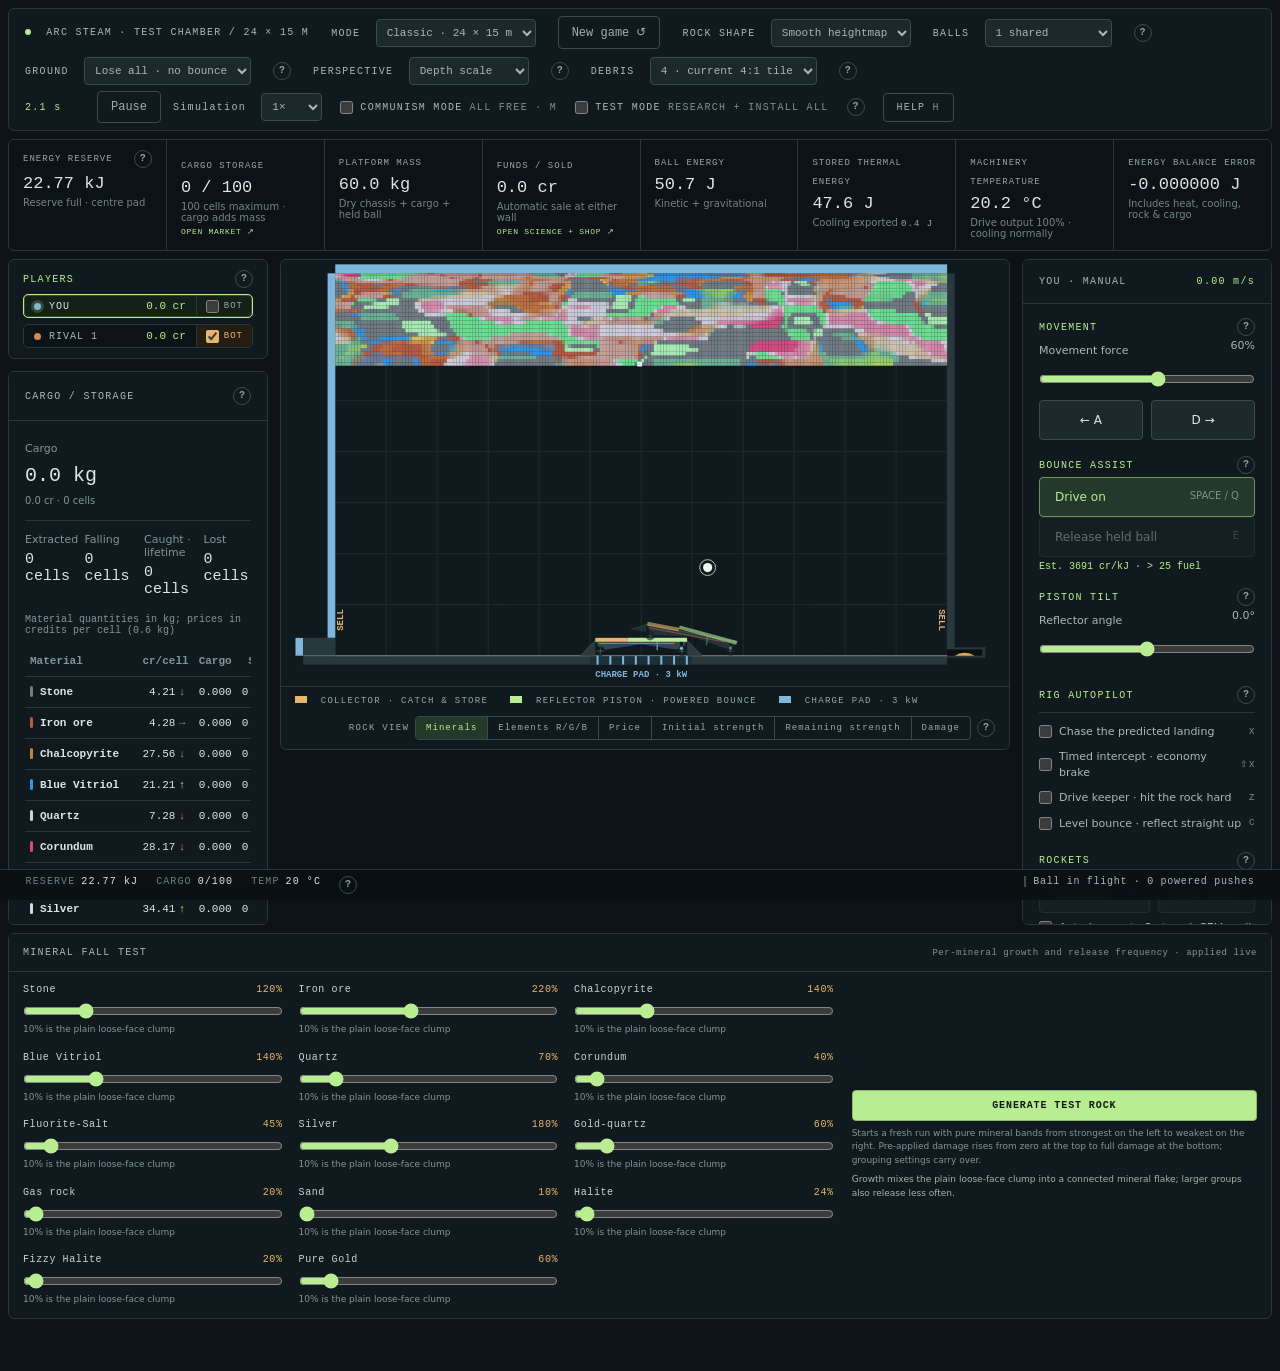
<file: index.html>
<!DOCTYPE html>
<html lang="en">
<head>
	<meta charset="utf-8">
	<meta name="viewport" content="width=device-width, initial-scale=1">
	<title>Arc Steam — physics sandbox</title>
	<link rel="icon" href="data:,">
	<link rel="stylesheet" href="styles.css">
</head>
<body>
	<main>
		<header class="system-bar panel">
			<div class="system-row">
				<span class="chamber-name"><i class="live"></i> <span id="chamber-title">ARC STEAM · TEST CHAMBER / 24 × 15 M</span></span>
				<label for="game-mode">MODE <select id="game-mode" autocomplete="off"><option value="classic" selected>Classic · 24 × 15 m</option><option value="wild">Wild Mine · cave</option></select></label>
				<button id="reset" class="quiet">New game ↺</button>
				<label for="shape">ROCK SHAPE <select id="shape" autocomplete="off"><option value="smooth" selected>Smooth heightmap</option><option value="square">Square cells</option></select></label>
				<label for="balls">BALLS <select id="balls" autocomplete="off"><option value="shared1" selected>1 shared</option><option value="shared2">2 shared</option><option value="each">1 per platform</option></select></label><button id="help-balls" class="help-mark" type="button" aria-haspopup="dialog" aria-controls="help-drawer" aria-expanded="false" aria-label="Help: ball arrangements">?</button>
				<label for="ground-bounce">GROUND <select id="ground-bounce" autocomplete="off"><option value="absorb" selected>Lose all · no bounce</option><option value="half">Lose 50% · rebound</option><option value="elastic">Lose none · elastic</option></select></label><button id="help-ground" class="help-mark" type="button" aria-haspopup="dialog" aria-controls="help-drawer" aria-expanded="false" aria-label="Help: ground bounce">?</button>
				<label for="ball-perspective">PERSPECTIVE <select id="ball-perspective" autocomplete="off"><option value="on" selected>Depth scale</option><option value="flat">Constant size</option></select></label><button id="help-perspective" class="help-mark" type="button" aria-haspopup="dialog" aria-controls="help-drawer" aria-expanded="false" aria-label="Help: ball perspective">?</button>
				<label for="debris-compression">DEBRIS <select id="debris-compression" autocomplete="off"><option value="1">1 · square rubble</option><option value="1.5">1.5</option><option value="2">2</option><option value="3">3</option><option value="4" selected>4 · current 4:1 tile</option><option value="6">6</option><option value="8">8 · flat sheet</option></select></label><button id="help-debris" class="help-mark" type="button" aria-haspopup="dialog" aria-controls="help-drawer" aria-expanded="false" aria-label="Help: debris compression">?</button>
			</div>
			<div class="system-row system-options">
				<div class="time-controls" aria-label="Time controls"><span id="clock">0.0 s</span><button id="pause" class="quiet">Pause</button><label for="speed">Simulation <select id="speed"><option value="0.5">0.5×</option><option value="1" selected>1×</option><option value="2">2×</option></select></label></div>
				<label class="commune-switch" for="commune"><input type="checkbox" id="commune" autocomplete="off"> COMMUNISM MODE <i>ALL FREE · M</i></label>
				<label class="test-switch" for="test-mode"><input type="checkbox" id="test-mode" autocomplete="off"> TEST MODE <i>RESEARCH + INSTALL ALL</i></label><button id="help-modes" class="help-mark" type="button" aria-haspopup="dialog" aria-controls="help-drawer" aria-expanded="false" aria-label="Help: communism and test mode">?</button>
				<button id="help-keys" class="help-open" type="button" aria-haspopup="dialog" aria-controls="help-drawer" aria-expanded="false" aria-keyshortcuts="H">HELP <span>H</span></button>
			</div>
		</header>
		<section class="telemetry panel" aria-label="System telemetry"><article id="reserve-telemetry"><div class="telemetry-head"><span>ENERGY RESERVE</span><button id="help-fuel" class="help-mark" type="button" aria-haspopup="dialog" aria-controls="help-drawer" aria-expanded="false" aria-label="Help: Wild Mine fuel">?</button></div><strong id="battery">—</strong><small id="reserve-note">Centre pad refills free at the source’s reload rate · emergency import in the market</small></article><article id="cargo-telemetry"><button id="market-open" class="telemetry-action" type="button" aria-controls="market-drawer" aria-expanded="false" aria-label="Open Market and Ledger"><span>CARGO STORAGE</span><strong id="cargo">—</strong><small id="cargo-note">100 cells maximum · cargo adds mass · open market</small></button></article><article><span>PLATFORM MASS</span><strong id="platform-mass">—</strong><small id="platform-mass-note">Dry chassis + cargo + held ball</small></article><article><button id="science-open" class="telemetry-action" type="button" aria-controls="science-drawer" aria-expanded="false" aria-label="Open Science and Shop"><span>FUNDS / SOLD</span><strong id="funds">—</strong><small id="funds-note">Automatic sale · open science and shop</small></button></article><article><span>BALL ENERGY</span><strong id="ball-energy">—</strong><small>Kinetic + gravitational</small></article><article><span>STORED THERMAL ENERGY</span><strong id="heat">—</strong><small>Cooling exported <span id="cooled">—</span></small></article><article id="thermal-telemetry"><span>MACHINERY TEMPERATURE</span><strong id="temperature">—</strong><small id="thermal-status">Drive output 100% · cooling normally</small></article><article><span>ENERGY BALANCE ERROR</span><strong id="error">—</strong><small>Includes heat, cooling, rock & cargo</small></article></section>
		<section class="workspace">
			<section class="mine-panel panel" aria-label="Chamber view" data-topic="chamber">
				<div class="canvas-wrap"><canvas id="c" tabindex="0" aria-label="Side view of a bouncing ball and movable mining platform"></canvas>
					<aside id="mineral-tooltip" class="mineral-tooltip" role="tooltip" hidden>
						<strong id="mineral-cell">—</strong>
						<strong id="mineral-strength">—</strong>
						<progress id="strength-meter" max="1" value="1" aria-label="Remaining cell strength"></progress>
						<p id="mineral-composition">—</p><p id="mineral-price">—</p>
					</aside>
				</div>
				<div class="mine-footer">
					<span><i class="key-color collector"></i> COLLECTOR · CATCH & STORE</span>
					<span><i class="key-color reflector"></i> REFLECTOR PISTON · POWERED BOUNCE</span>
					<span id="pad-key"><i class="key-color pad"></i> CHARGE PAD · 3 kW</span>
					<span id="seep-key" hidden><i class="key-color seep"></i> CAVE SEEPS · COLLECT UNDER HULL</span>
					<div class="view-switch"><span id="view-label">ROCK VIEW</span><div id="view-modes" class="view-modes" role="radiogroup" aria-labelledby="view-label"><label><input type="radio" name="rock-view" value="minerals" autocomplete="off" checked>Minerals</label><label><input type="radio" name="rock-view" value="elements" autocomplete="off">Elements R/G/B</label><label><input type="radio" name="rock-view" value="price" autocomplete="off">Price</label><label><input type="radio" name="rock-view" value="initial-strength" autocomplete="off">Initial strength</label><label><input type="radio" name="rock-view" value="strength" autocomplete="off">Remaining strength</label><label><input id="rock-damage-view" type="radio" name="rock-view" value="damage" autocomplete="off">Damage</label></div><button id="help-chamber" class="help-mark" type="button" aria-haspopup="dialog" aria-controls="help-drawer" aria-expanded="false" aria-label="Help: the chamber and its markers">?</button></div>
				</div>
			</section>
			<aside class="controls-panel panel" data-topic="movement">
				<div class="panel-title"><span id="control-title">YOU · MANUAL</span><span id="motion">0.00 m/s</span></div>
				<div class="controls">
					<div class="eyebrow-row"><p class="eyebrow">MOVEMENT</p><button id="help-movement" class="help-mark" type="button" aria-haspopup="dialog" aria-controls="help-drawer" aria-expanded="false" aria-label="Help: movement and force">?</button></div>
					<label for="force">Movement force <output id="force-value">60%</output></label>
					<input id="force" type="range" min="10" max="100" value="60">
					<div class="control-row"><button id="left" aria-label="Move left">← A</button><button id="right" aria-label="Move right">D →</button></div>
					<div id="ball-controls" class="ball-controls" data-topic="ball" hidden>
						<div class="eyebrow-row"><p class="eyebrow">BALL · P2</p><button id="help-ball" class="help-mark" type="button" aria-haspopup="dialog" aria-controls="help-drawer" aria-expanded="false" aria-label="Help: the ball player">?</button></div>
						<div class="control-row"><button id="ball-left" type="button" aria-label="Roll ball left">← Roll</button><button id="ball-right" type="button" aria-label="Roll ball right">Roll →</button></div>
						<button id="ball-jump" class="drive" type="button" aria-pressed="false" aria-keyshortcuts="ArrowUp">Jump actuator off <span>↑</span></button>
						<div class="autopilot" id="ball-orders"><label><input type="checkbox" id="ball-recycle" autocomplete="off"><span>Recycle bounce energy</span><i>↓</i></label></div>
					<div class="autopilot" id="cart-orders"><label><input type="checkbox" id="cart-autosell" autocomplete="off"><span>Service cart: autosell on arrival</span></label><button id="help-cart" class="help-mark" type="button" aria-haspopup="dialog" aria-controls="help-drawer" aria-expanded="false" aria-label="Help: service cart">?</button><p id="cart-status" class="hint" hidden>cart en route…</p></div>
					</div>
					<div id="rig-drive">
						<div class="eyebrow-row"><p class="eyebrow">BOUNCE ASSIST</p><button id="help-drive" class="help-mark" type="button" aria-haspopup="dialog" aria-controls="help-drawer" aria-expanded="false" aria-label="Help: bounce drive">?</button></div>
						<button id="drive" class="drive" aria-pressed="true">Drive on <span>SPACE / Q</span></button>
						<button id="launch" disabled>Release held ball <span>E</span></button>
						<p id="prediction-status" class="hint" hidden></p>
						<p id="drive-yield" class="hint tool-yield" hidden></p>
						<div class="eyebrow-row"><p class="eyebrow">PISTON TILT</p><button id="help-tilt" class="help-mark" type="button" aria-haspopup="dialog" aria-controls="help-drawer" aria-expanded="false" aria-label="Help: reflector tilt">?</button></div>
						<label for="piston-angle">Reflector angle <output id="piston-value">0.0°</output></label>
						<input id="piston-angle" type="range" min="-10" max="10" step="0.5" value="0">
						<div class="eyebrow-row"><p class="eyebrow">RIG AUTOPILOT</p><button id="help-autopilot" class="help-mark" type="button" aria-haspopup="dialog" aria-controls="help-drawer" aria-expanded="false" aria-label="Help: autopilot duties">?</button></div>
						<div class="autopilot" id="autopilot"><label><input type="checkbox" id="auto-move" autocomplete="off"><span>Chase the predicted landing</span><i>X</i></label><label><input type="checkbox" id="auto-smart" autocomplete="off"><span>Timed intercept · economy brake</span><i>⇧X</i></label><label><input type="checkbox" id="auto-drive" autocomplete="off"><span>Drive keeper · hit the rock hard</span><i>Z</i></label><label><input type="checkbox" id="auto-angle" autocomplete="off"><span>Level bounce · reflect straight up</span><i>C</i></label></div>
						<p id="autopilot-status" class="hint" role="status" hidden></p>
						<div id="wild-bore-controls" class="bore-controls" data-topic="bore" hidden>
							<div class="eyebrow-row"><p class="eyebrow">HAMMER BUFFERS</p><button id="help-bore" class="help-mark" type="button" aria-haspopup="dialog" aria-controls="help-drawer" aria-expanded="false" aria-label="Help: hammer buffers and sloped tunnels">?</button></div>
							<div class="rocket-row"><button id="bore-fire" type="button" aria-keyshortcuts="V" disabled>Bore <span>V</span></button><button id="bore-cursor" class="drive" type="button" aria-pressed="false" disabled>Cursor aim</button></div>
							<label for="bore-angle">Tunnel grade <output id="bore-angle-value">0° · level · right</output></label>
							<input id="bore-angle" type="range" min="-30" max="30" step="1" value="0" disabled>
							<div class="autopilot" id="bore-orders"><label><input type="checkbox" id="bore-auto" autocomplete="off"><span>Auto-bore ahead while driving</span></label></div>
							<p id="bore-status" class="hint" role="status" hidden></p>
							<p id="bore-yield" class="hint tool-yield" hidden></p>
						</div>
						<div id="wild-grader-controls" class="bore-controls" data-topic="cargo" hidden>
							<div class="eyebrow-row"><p class="eyebrow">ROAD GRADER</p></div>
							<label for="wild-grader-mode">Blade mode</label>
							<select id="wild-grader-mode" autocomplete="off"><option value="platform">Follow platform pitch</option><option value="bore">Follow tunnel grade</option><option value="smooth">Smooth rubble · keep material</option></select>
							<p id="wild-grader-status" class="hint" role="status"></p>
						</div>
						<div class="eyebrow-row"><p class="eyebrow">ROCKETS</p><button id="help-rockets" class="help-mark" type="button" aria-haspopup="dialog" aria-controls="help-drawer" aria-expanded="false" aria-label="Help: rockets">?</button></div>
						<div class="rocket-row"><button id="rocket-fire" type="button" aria-keyshortcuts="R" disabled>Fire 0 / 6 <span>R</span></button><button id="rocket-buy" type="button" disabled>Buy</button></div>
						<div class="autopilot" id="rocket-orders"><label><input type="checkbox" id="rocket-auto" autocomplete="off"><span>Auto-buy up to 3 at each SELL wall</span></label></div>
						<p id="rocket-status" class="hint" role="status" hidden></p>
						<div class="eyebrow-row"><p class="eyebrow">ROCKET FAB</p></div>
						<div class="rocket-row"><button id="rocket-fab" type="button">Fab 1 rocket</button></div>
						<div class="autopilot" id="rocket-fab-orders"><label><input type="checkbox" id="rocket-fab-auto" autocomplete="off"><span>Auto-fab while cargo holds minerals</span></label></div>
						<p id="rocket-fab-status" class="hint" role="status" hidden></p>
						<div class="eyebrow-row"><p class="eyebrow">SANDBLASTER</p><button id="help-sandblaster" class="help-mark" type="button" aria-haspopup="dialog" aria-controls="help-drawer" aria-expanded="false" aria-label="Help: sandblaster">?</button></div>
						<div class="rocket-row"><button id="sandblast-fire" type="button" aria-keyshortcuts="F" disabled>Blast 0 <span>F</span></button></div>
						<div class="autopilot" id="sandblast-orders"><label><input type="checkbox" id="sandblast-auto" autocomplete="off"><span>Auto-fire while the hopper holds sand or stone</span></label></div>
						<p id="sandblast-status" class="hint" role="status" hidden></p>
						<p id="sandblast-yield" class="hint tool-yield" hidden></p>
						<div id="wild-water-controls" class="tank-panel" data-topic="water" hidden>
							<div class="tank-heading"><span class="eyebrow">WILD WATER TANK</span><strong id="wild-tank-level">—</strong></div>
							<progress id="wild-tank-meter" max="1" value="0" aria-label="Wild Mine water tank" aria-describedby="wild-tank-mix"></progress>
							<p id="wild-tank-mix" class="hint">—</p>
							<div class="autopilot"><label><input type="checkbox" id="wild-intake" autocomplete="off"><span>Collect liquid under the hull</span></label></div>
							<p id="wild-intake-note" class="hint" role="status">—</p>
							<button id="wild-tank-drain" class="quiet" type="button" disabled>Drain spray water</button>
						</div>
						<div class="eyebrow-row"><p class="eyebrow">WATER GUN</p><button id="help-water" class="help-mark" type="button" aria-haspopup="dialog" aria-controls="help-drawer" aria-expanded="false" aria-label="Help: water gun and the pump">?</button></div>
						<div class="rocket-row"><button id="water-fire" type="button" aria-keyshortcuts="G" disabled>Spray <span>G</span></button><button id="water-aim" type="button" disabled>Aim at cursor</button></div>
						<div class="autopilot" id="water-orders"><label><input type="checkbox" id="water-auto" autocomplete="off"><span>Auto-fire the jet</span></label><label id="classic-pump-order"><input type="checkbox" id="water-pump" autocomplete="off"><span>Pump the brine back under the hull</span></label><label id="classic-solute-order"><input type="checkbox" id="water-pump-solute" autocomplete="off"><span>Idle pump on shallow fresh water</span></label></div>
						<p id="water-status" class="hint" role="status" hidden></p>
						<p id="water-yield" class="hint tool-yield" hidden></p>
					</div>
				</div>
			</aside>
			<div class="side-column">
				<section class="scoreboard panel" aria-label="Players" data-topic="players">
					<div class="scoreboard-head"><span class="eyebrow">PLAYERS</span><button id="help-players" class="help-mark" type="button" aria-haspopup="dialog" aria-controls="help-drawer" aria-expanded="false" aria-label="Help: players and competitors">?</button></div>
					<ol id="player-list" class="player-list" aria-label="Players at this mine"></ol>
				</section>
				<article class="cargo-panel panel" data-topic="cargo">
					<div class="panel-title"><span>CARGO / STORAGE</span><button id="help-cargo" class="help-mark" type="button" aria-haspopup="dialog" aria-controls="help-drawer" aria-expanded="false" aria-label="Help: cargo and storage">?</button></div>
					<div class="panel-body">
						<div class="summary"><div><span>Cargo</span><strong id="cargo-mass">—</strong><small id="cargo-value">—</small></div></div>
						<p id="grader-yield" class="hint tool-yield" hidden></p>
						<dl class="mass-readouts"><div><dt>Extracted</dt><dd id="extracted">—</dd></div><div><dt>Falling</dt><dd id="falling">—</dd></div><div><dt>Caught · lifetime</dt><dd id="caught">—</dd></div><div><dt>Lost</dt><dd id="lost">—</dd></div></dl>
						<div class="table-wrap"><table><caption>Material quantities in kg; prices in credits per cell (0.6 kg)</caption><thead><tr><th>Material</th><th>cr/cell</th><th>Cargo</th><th>Sold</th></tr></thead><tbody id="inventory-rows"></tbody></table></div>
					</div>
				</article>
			</div>
		</section>

		<section class="fall-test panel" aria-labelledby="fall-test-title" data-topic="chamber">
			<div class="panel-title"><span id="fall-test-title">MINERAL FALL TEST</span><span class="fall-test-summary">Per-mineral growth and release frequency · applied live</span></div>
			<div class="fall-test-body">
				<div id="cluster-settings" class="cluster-test-settings"></div>
				<div class="fall-test-action"><button id="generate-test-rock" type="button">Generate test rock</button><p>Starts a fresh run with pure mineral bands from strongest on the left to weakest on the right. Pre-applied damage rises from zero at the top to full damage at the bottom; grouping settings carry over.</p><p id="fall-test-status" role="status">Growth mixes the plain loose-face clump into a connected mineral flake; larger groups also release less often.</p></div>
			</div>
		</section>

		<aside id="science-drawer" class="tool-drawer science-drawer" aria-labelledby="science-title" data-topic="progression" hidden>
			<div class="tool-drawer-head">
				<div><p class="eyebrow">PROGRESSION TREE</p><h2 id="science-title">SCIENCE + SHOP</h2></div>
				<div class="drawer-meta">
					<span class="meta-pill"><i>FUNDS</i><b id="science-funds">0.0 cr</b></span>
					<span class="meta-pill"><i>RESEARCH</i><b id="research-progress">0 / 11</b></span>
					<button id="help-progression" class="help-mark" type="button" aria-haspopup="dialog" aria-controls="help-drawer" aria-expanded="false" aria-label="Help: science and shop tree">?</button>
					<button id="science-close" class="quiet" type="button" aria-label="Close science and shop">Close ✕</button>
				</div>
			</div>
			<p id="progression-status" class="progression-status" role="status">Sell cargo at a wall to fund research and shop gear.</p>
			<div class="tool-drawer-content">
				<div id="progression-tree" class="progression-tree">
					<aside id="spec-card" class="tree-spec"><div class="spec-title">LIVE PLATFORM SPECIFICATION · HOVER OR TAP ✱ FOR A PREVIEW</div><dl class="spec" id="platform-spec"></dl></aside>
					<svg id="tree-links" class="tree-links" aria-hidden="true"></svg>
				</div>
			</div>
		</aside>
		<aside id="market-drawer" class="tool-drawer market-drawer" aria-labelledby="market-title" hidden>
			<div class="tool-drawer-head">
				<div><p class="eyebrow">CARGO & SALES</p><h2 id="market-title">MARKET / LEDGER</h2></div>
				<div class="drawer-meta">
					<span class="meta-pill"><i>CREDITS</i><b id="credits">0.0 cr</b></span>
					<button id="help-market" class="help-mark" type="button" aria-haspopup="dialog" aria-controls="help-drawer" aria-expanded="false" aria-label="Help: market and ledger">?</button>
					<button id="market-close" class="quiet" type="button" aria-label="Close market and ledger">Close ✕</button>
				</div>
			</div>
			<div class="tool-drawer-content">
			<article class="market-panel panel" data-topic="market">
				<div class="panel-body">
					<div class="summary"><div><span>Sold · lifetime</span><strong id="sold-mass">—</strong><small id="sold-value">—</small></div><div><span>Ledger</span><strong id="sale-count">—</strong><small>Sales, purchases, research, fuel</small></div></div>
					<div class="table-wrap market-quotes"><table><caption>Live mineral quotes · drift vs base and 1-minute rate</caption><thead><tr><th scope="col">Mineral</th><th scope="col">cr/cell</th><th scope="col">vs Base</th><th scope="col">Trend</th><th scope="col">Cargo</th><th scope="col">Sold</th></tr></thead><tbody id="market-rows"></tbody></table></div>
					<div class="refuel"><div><span>Emergency resupply</span><strong id="refuel-cost">—</strong><small>Instant import at <span id="fuel-price">—</span> cr/kJ · the centre pad is free</small></div><button id="refuel" disabled>Recharge</button></div>
					<p id="market-tool-yield" class="hint tool-yield" hidden></p>
					<p id="transaction-status" role="status">Catch fragments in the amber collector, then touch a SELL wall.</p>
					<details open><summary>Transaction ledger <span id="transaction-count">(0)</span></summary><ol id="ledger" reversed aria-label="Latest eight transactions"></ol></details>
				</div>
			</article>
			</div>
		</aside>

	</main>
	<footer class="status-bar" id="status-bar" aria-label="Status bar">
		<div class="status-facts" aria-label="Reserve, cargo, temperature and their help">
			<span><i>RESERVE</i><b id="fact-reserve">—</b></span>
			<span><i>CARGO</i><b id="fact-cargo">—</b></span>
			<span><i>TEMP</i><b id="fact-temp">—</b></span>
			<button id="help-charge" class="help-mark" type="button" aria-haspopup="dialog" aria-controls="help-drawer" aria-expanded="false" aria-label="Help: recovery and charge">?</button>
		</div>
		<div class="status-messages" role="status" aria-live="polite">
			<p class="status-message" id="status-ball" data-tone="info" hidden></p>
			<p class="status-message" id="status-energy" data-tone="danger" hidden></p>
		</div>
	</footer>
	<aside id="help-drawer" class="help-drawer" role="dialog" aria-modal="false" aria-labelledby="help-title" aria-hidden="true" data-open="false">
		<div class="help-head" id="help-head"><span class="eyebrow">CONTEXT HELP</span><button id="help-close" class="quiet" type="button">Close ✕</button></div>
		<h2 id="help-title">Controls</h2>
		<div class="help-scroll" id="help-body"></div>
		<nav class="help-index" id="help-index" aria-label="Help topics"></nav>
		<p class="help-foot">Hover or tap a ? mark · press and hold a panel · H toggles · Esc closes</p>
	</aside>
	<script src="js/minerals.js"></script>
	<script src="js/element-cdf.js"></script>
	<script src="js/geology-config.js"></script>
	<script src="js/rock-materials.js"></script>
	<script src="js/geology.js"></script>
	<script src="js/help.js"></script>
	<script src="js/ceiling.js"></script>
	<script src="js/cave.js"></script>
	<script src="js/equipment.js"></script>
	<script src="js/research.js"></script>
	<script src="js/water-chemistry.js"></script>
	<script src="js/physics.js"></script>
	<script src="js/wild-water.js"></script>
	<script src="js/wild-rubble.js"></script>
	<script src="js/wild-cart.js"></script>
	<script src="js/wild-bore.js"></script>
	<script src="js/wild-mine.js"></script>
	<script src="js/wild-ball.js"></script>
	<script src="js/rockets.js"></script>
	<script src="js/sandblaster.js"></script>
	<script src="js/water.js"></script>
	<script src="js/rocket-fab.js"></script>
	<script src="js/fuel.js"></script>
	<script src="js/prediction.js"></script>
	<script src="js/autopilot.js"></script>
	<script src="js/players.js"></script>
	<script src="js/tool-telemetry.js"></script>
	<script src="js/main.js"></script>
	<script src="js/main_progress.js"></script>
	<script src="js/main_players.js"></script>
	<script src="js/main_readouts.js"></script>
	<script src="js/main_draw.js"></script>
	<script src="js/main_wild.js"></script>
	<script src="js/main_input.js"></script>
	<script src="js/main_help.js"></script>
	<script src="js/main_boot.js"></script>
</body>
</html>
</file>
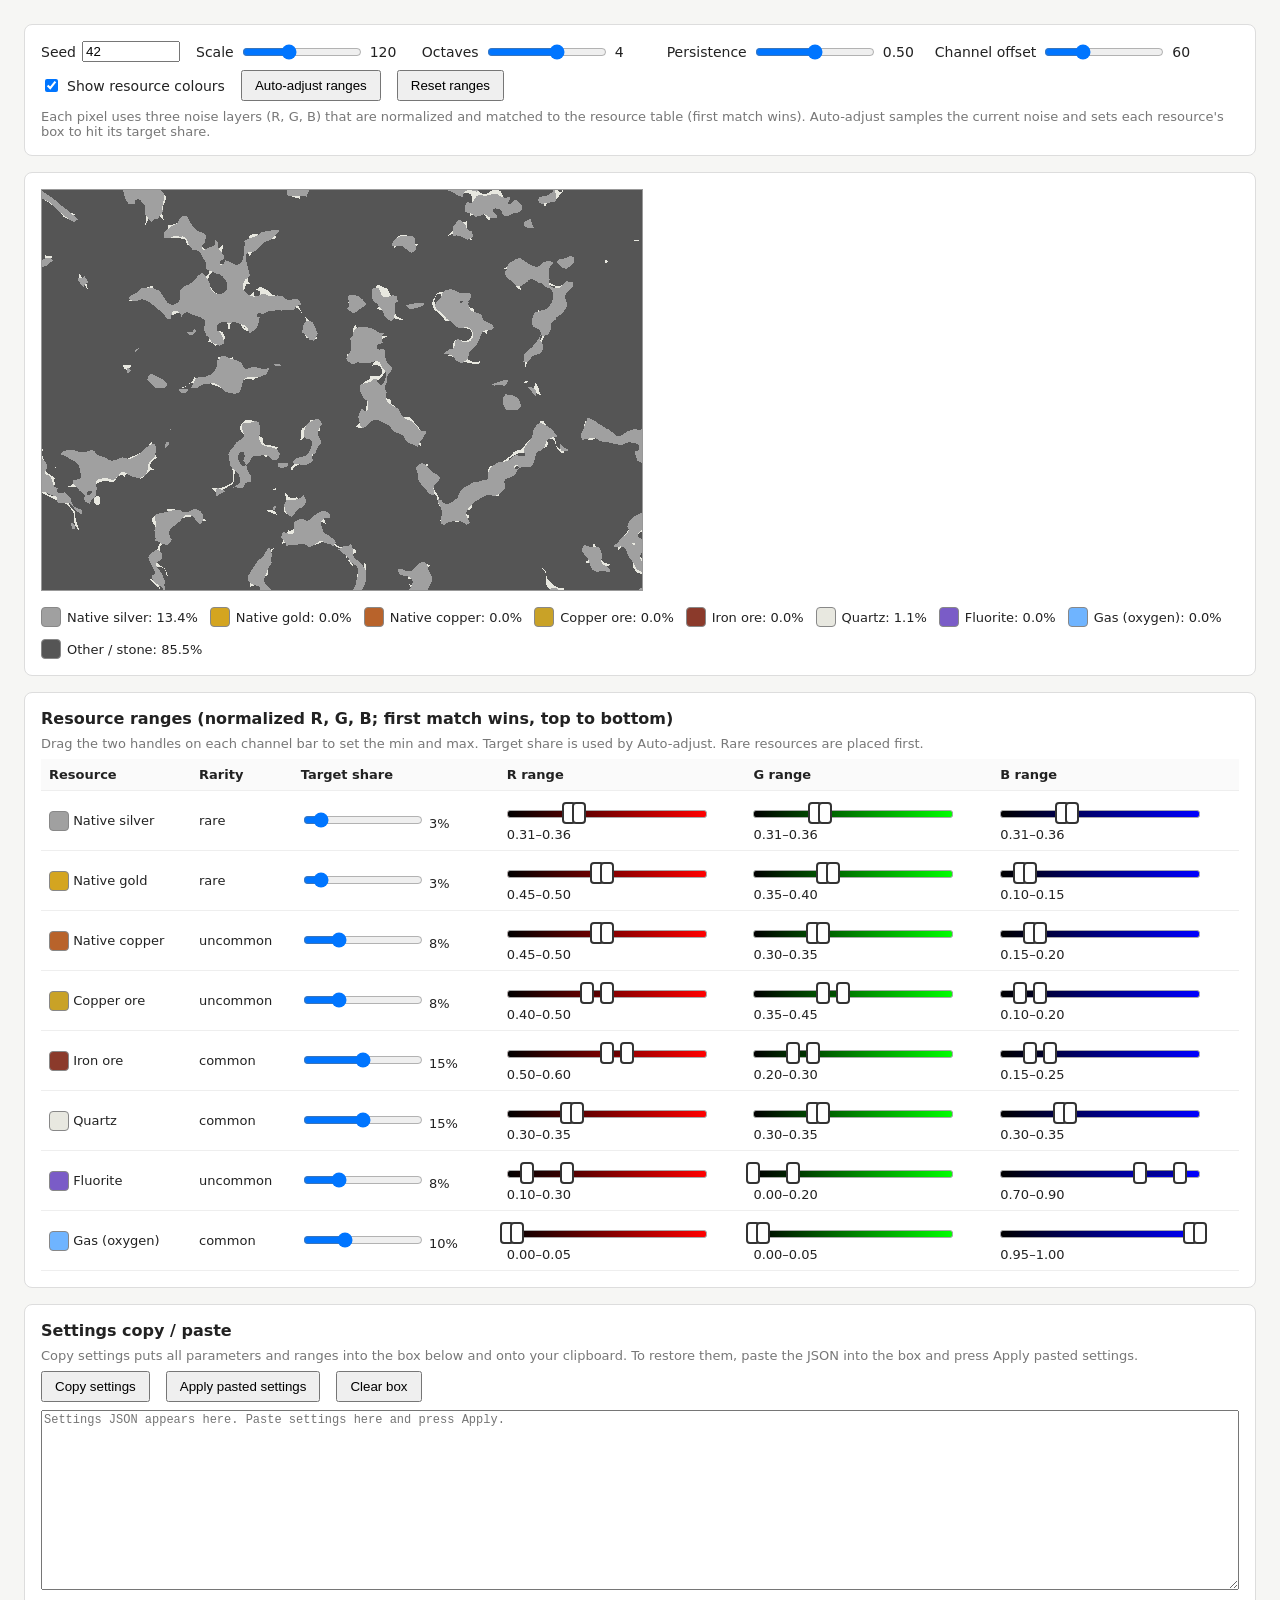
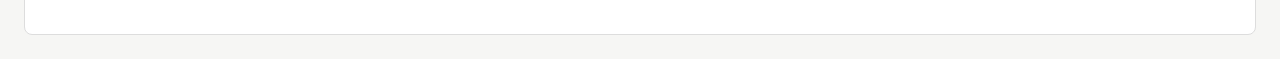
<file: prototypes/mineral-gen-claude-haiku-5.5.html>
<!DOCTYPE html>
<html lang="en">
<head>
<meta charset="UTF-8">
<title>2D Noise Resource Map</title>
<style>
body { font-family: system-ui, sans-serif; margin: 24px; background: #f6f6f4; color: #222; }
h1 { font-size: 22px; }
h2 { font-size: 16px; margin: 0 0 8px; }
.panel { background: #fff; border: 1px solid #ddd; border-radius: 8px; padding: 16px; margin-bottom: 16px; }
.row { display: flex; gap: 16px; align-items: center; flex-wrap: wrap; margin-bottom: 8px; }
label { font-size: 14px; display: flex; gap: 6px; align-items: center; }
input[type=range] { width: 120px; }
canvas { border: 1px solid #999; image-rendering: pixelated; background: #000; }
.legend { display: flex; flex-wrap: wrap; gap: 12px; font-size: 13px; }
.item { display: flex; align-items: center; gap: 6px; }
.chip { width: 18px; height: 18px; border-radius: 4px; border: 1px solid #888; display: inline-block; vertical-align: middle; }
.muted { color: #777; font-size: 13px; }
.val { display: inline-block; min-width: 36px; font-variant-numeric: tabular-nums; }
table { border-collapse: collapse; font-size: 13px; width: 100%; }
th, td { border-bottom: 1px solid #eee; padding: 8px; text-align: left; vertical-align: middle; }
th { background: #fafafa; }
button { padding: 6px 12px; cursor: pointer; }
textarea { width: 100%; height: 180px; font-family: ui-monospace, monospace; font-size: 12px; box-sizing: border-box; }
#status { font-size: 13px; min-height: 18px; margin-top: 6px; }

/* Dual-handle range slider */
.dual { position: relative; width: 200px; height: 28px; user-select: none; touch-action: none; cursor: pointer; }
.dual .track { position: absolute; left: 0; right: 0; top: 11px; height: 6px; border-radius: 3px; border: 1px solid #aaa; }
.dual .fill { position: absolute; top: 11px; height: 6px; border-radius: 3px; background: rgba(0,0,0,0.25); pointer-events: none; }
.dual .handle { position: absolute; top: 3px; width: 14px; height: 22px; margin-left: -7px; border-radius: 4px;
								background: #fff; border: 2px solid #333; box-sizing: border-box; pointer-events: none; }
.dual .handle.active { border-color: #0a64d6; }
</style>
</head>
<body>

<div class="panel">
	<div class="row">
		<label>Seed <input type="number" id="seed" value="42" style="width:90px"></label>
		<label>Scale <input type="range" id="scale" min="10" max="300" value="120"><span id="scaleV" class="val"></span></label>
		<label>Octaves <input type="range" id="octaves" min="1" max="6" value="4"><span id="octV" class="val"></span></label>
		<label>Persistence <input type="range" id="persist" min="0.2" max="0.8" step="0.05" value="0.5"><span id="perV" class="val"></span></label>
		<label>Channel offset <input type="range" id="offset" min="0" max="200" value="60"><span id="offV" class="val"></span></label>
	</div>
	<div class="row">
		<label><input type="checkbox" id="showColor" checked> Show resource colours</label>
		<button id="auto">Auto-adjust ranges</button>
		<button id="reset">Reset ranges</button>
	</div>
	<div class="muted">Each pixel uses three noise layers (R, G, B) that are normalized and matched to the resource table (first match wins). Auto-adjust samples the current noise and sets each resource's box to hit its target share.</div>
</div>

<div class="panel">
	<canvas id="map" width="600" height="400"></canvas>
	<div class="legend" id="legend" style="margin-top:12px"></div>
</div>

<div class="panel">
	<h2>Resource ranges (normalized R, G, B; first match wins, top to bottom)</h2>
	<div class="muted" style="margin-bottom:8px">Drag the two handles on each channel bar to set the min and max. Target share is used by Auto-adjust. Rare resources are placed first.</div>
	<div style="overflow-x:auto">
		<table>
			<thead>
				<tr><th>Resource</th><th>Rarity</th><th>Target share</th><th>R range</th><th>G range</th><th>B range</th></tr>
			</thead>
			<tbody id="rangeTable"></tbody>
		</table>
	</div>
</div>

<div class="panel">
	<h2>Settings copy / paste</h2>
	<div class="muted" style="margin-bottom:8px">Copy settings puts all parameters and ranges into the box below and onto your clipboard. To restore them, paste the JSON into the box and press Apply pasted settings.</div>
	<div class="row">
		<button id="copySettings">Copy settings</button>
		<button id="applySettings">Apply pasted settings</button>
		<button id="clearSettings">Clear box</button>
	</div>
	<textarea id="settingsBox" spellcheck="false" placeholder="Settings JSON appears here. Paste settings here and press Apply."></textarea>
	<div id="status"></div>
</div>

<script>
// ----- Resource table -----
const RESOURCES = [
	{ id: "native_silver", name: "Native silver", rarity: "rare",		 target: 0.03, color: "#a0a0a0", rgb: { r: [0.31, 0.36], g: [0.31, 0.36], b: [0.31, 0.36] } },
	{ id: "native_gold",	 name: "Native gold",	 rarity: "rare",		 target: 0.03, color: "#d4a520", rgb: { r: [0.45, 0.50], g: [0.35, 0.40], b: [0.10, 0.15] } },
	{ id: "native_copper", name: "Native copper", rarity: "uncommon", target: 0.08, color: "#b8632b", rgb: { r: [0.45, 0.50], g: [0.30, 0.35], b: [0.15, 0.20] } },
	{ id: "copper_ore",		name: "Copper ore",		rarity: "uncommon", target: 0.08, color: "#c9a227", rgb: { r: [0.40, 0.50], g: [0.35, 0.45], b: [0.10, 0.20] } },
	{ id: "iron_ore",			name: "Iron ore",			rarity: "common",	 target: 0.15, color: "#8b3a2b", rgb: { r: [0.50, 0.60], g: [0.20, 0.30], b: [0.15, 0.25] } },
	{ id: "quartz",				name: "Quartz",				rarity: "common",	 target: 0.15, color: "#e8e8e0", rgb: { r: [0.30, 0.35], g: [0.30, 0.35], b: [0.30, 0.35] } },
	{ id: "fluorite",			name: "Fluorite",			rarity: "uncommon", target: 0.08, color: "#7a5cc7", rgb: { r: [0.10, 0.30], g: [0.00, 0.20], b: [0.70, 0.90] } },
	{ id: "gas_oxygen",		name: "Gas (oxygen)",	rarity: "common",	 target: 0.10, color: "#6fb4ff", rgb: { r: [0.00, 0.05], g: [0.00, 0.05], b: [0.95, 1.00] } },
	{ id: "other",				 name: "Other / stone", rarity: null,			 target: 0,		color: "#555555", rgb: null }
];
const DEFAULT_RANGES = {};
RESOURCES.forEach(r => { if (r.rgb) DEFAULT_RANGES[r.id] = JSON.parse(JSON.stringify(r.rgb)); });

// ----- Seeded random + 2D gradient noise -----
function mulberry32(seed) {
	return function () {
		seed |= 0; seed = seed + 0x6D2B79F5 | 0;
		let t = Math.imul(seed ^ seed >>> 15, 1 | seed);
		t = t + Math.imul(t ^ t >>> 7, 61 | t) ^ t;
		return ((t ^ t >>> 14) >>> 0) / 4294967296;
	};
}

function makePermutation(seed) {
	const rand = mulberry32(seed);
	const p = Array.from({ length: 256 }, (_, i) => i);
	for (let i = 255; i > 0; i--) {
		const j = Math.floor(rand() * (i + 1));
		[p[i], p[j]] = [p[j], p[i]];
	}
	return [...p, ...p];
}

function makeNoise2D(seed) {
	const perm = makePermutation(seed);
	const grads = [[1,1],[-1,1],[1,-1],[-1,-1],[1,0],[-1,0],[0,1],[0,-1]];
	const fade = t => t * t * t * (t * (t * 6 - 15) + 10);
	const lerp = (a, b, t) => a + t * (b - a);
	const dot = (h, x, y) => { const g = grads[h & 7]; return g[0] * x + g[1] * y; };
	return function (x, y) {
		const xi = Math.floor(x), yi = Math.floor(y);
		const xf = x - xi, yf = y - yi;
		const X = xi & 255, Y = yi & 255;
		const u = fade(xf), v = fade(yf);
		const aa = perm[perm[X] + Y], ab = perm[perm[X] + Y + 1];
		const ba = perm[perm[X + 1] + Y], bb = perm[perm[X + 1] + Y + 1];
		const n = lerp(
			lerp(dot(aa, xf, yf), dot(ba, xf - 1, yf), u),
			lerp(dot(ab, xf, yf - 1), dot(bb, xf - 1, yf - 1), u),
			v
		);
		return n * 0.5 + 0.5;
	};
}

function fbm(noise, x, y, octaves, persistence) {
	let amp = 1, freq = 1, sum = 0, norm = 0;
	for (let i = 0; i < octaves; i++) {
		sum += noise(x * freq, y * freq) * amp;
		norm += amp;
		amp *= persistence;
		freq *= 2;
	}
	return sum / norm;
}

// ----- Helpers -----
const $ = id => document.getElementById(id);
const canvas = $("map");
const ctx = canvas.getContext("2d");
const clamp01 = v => Math.max(0, Math.min(1, v));
const round2 = v => Math.round(v * 100) / 100;

function getParams() {
	return {
		seed: +$("seed").value | 0,
		scale: +$("scale").value,
		octaves: +$("octaves").value,
		persist: +$("persist").value,
		offset: +$("offset").value
	};
}

function makeSampler(p) {
	const nR = makeNoise2D(p.seed);
	const nG = makeNoise2D(p.seed + 1013);
	const nB = makeNoise2D(p.seed + 2027);
	return function (px, py) {
		const x = px / p.scale, y = py / p.scale;
		const r = fbm(nR, x, y, p.octaves, p.persist);
		const g = fbm(nG, x + p.offset / 100, y, p.octaves, p.persist);
		const b = fbm(nB, x, y + p.offset / 100, p.octaves, p.persist);
		const s = r + g + b || 1;
		return { raw: [r, g, b], norm: [r / s, g / s, b / s] };
	};
}

function inRange(v, r) { return r === null || (v >= r[0] - 1e-9 && v <= r[1] + 1e-9); }
function matchResource(nr, ng, nb) {
	for (const res of RESOURCES) {
		if (!res.rgb) continue;
		if (inRange(nr, res.rgb.r) && inRange(ng, res.rgb.g) && inRange(nb, res.rgb.b)) return res;
	}
	return RESOURCES.find(r => r.id === "other");
}

// ----- Dual-handle range slider -----
// Returns a DOM element. onChange(lo, hi) fires while dragging.
function makeDualSlider(lo, hi, gradient, onChange) {
	const wrap = document.createElement("div");
	wrap.className = "dual";
	wrap.innerHTML = `
		<div class="track" style="background:${gradient}"></div>
		<div class="fill"></div>
		<div class="handle lo"></div>
		<div class="handle hi"></div>`;
	const fill = wrap.querySelector(".fill");
	const hLo = wrap.querySelector(".handle.lo");
	const hHi = wrap.querySelector(".handle.hi");
	const track = wrap.querySelector(".track");
	let active = null;

	const paint = () => {
		fill.style.left = (lo * 100) + "%";
		fill.style.width = ((hi - lo) * 100) + "%";
		hLo.style.left = (lo * 100) + "%";
		hHi.style.left = (hi * 100) + "%";
		wrap.title = `${lo.toFixed(2)} to ${hi.toFixed(2)}`;
	};

	const valueFromEvent = e => {
		const rect = track.getBoundingClientRect();
		return clamp01((e.clientX - rect.left) / rect.width);
	};

	const move = e => {
		let v = round2(valueFromEvent(e));
		if (active === "lo") lo = Math.min(v, hi);
		else hi = Math.max(v, lo);
		paint();
		onChange(lo, hi);
	};

	wrap.addEventListener("pointerdown", e => {
		const v = valueFromEvent(e);
		if (Math.abs(v - lo) < Math.abs(v - hi)) active = "lo";
		else if (Math.abs(v - lo) > Math.abs(v - hi)) active = "hi";
		else active = v < lo ? "lo" : "hi";
		hLo.classList.toggle("active", active === "lo");
		hHi.classList.toggle("active", active === "hi");
		wrap.setPointerCapture(e.pointerId);
		move(e);
	});
	wrap.addEventListener("pointermove", e => { if (active) move(e); });
	const stop = () => {
		active = null;
		hLo.classList.remove("active");
		hHi.classList.remove("active");
	};
	wrap.addEventListener("pointerup", stop);
	wrap.addEventListener("pointercancel", stop);

	paint();
	return wrap;
}

// ----- Range table UI -----
const CHANNEL_GRADIENTS = {
	r: "linear-gradient(to right, #000, #f00)",
	g: "linear-gradient(to right, #000, #0f0)",
	b: "linear-gradient(to right, #000, #00f)"
};

let renderQueued = false;
function queueRender() {
	if (renderQueued) return;
	renderQueued = true;
	requestAnimationFrame(() => { renderQueued = false; render(); });
}

function buildRangeTable() {
	const tbody = $("rangeTable");
	tbody.innerHTML = "";
	RESOURCES.filter(r => r.rgb).forEach(res => {
		const tr = document.createElement("tr");
		const tdName = document.createElement("td");
		tdName.innerHTML = `<span class="chip" style="background:${res.color}"></span> ${res.name}`;
		const tdRarity = document.createElement("td");
		tdRarity.textContent = res.rarity;

		const tdTarget = document.createElement("td");
		const targetInp = document.createElement("input");
		targetInp.type = "range"; targetInp.min = 0; targetInp.max = 0.3; targetInp.step = 0.01; targetInp.value = res.target;
		const targetVal = document.createElement("span");
		targetVal.className = "val";
		targetVal.textContent = (res.target * 100).toFixed(0) + "%";
		targetInp.addEventListener("input", () => {
			res.target = +targetInp.value;
			targetVal.textContent = (res.target * 100).toFixed(0) + "%";
		});
		tdTarget.append(targetInp, " ", targetVal);

		tr.append(tdName, tdRarity, tdTarget);
		["r", "g", "b"].forEach(ch => {
			const td = document.createElement("td");
			const label = document.createElement("span");
			label.className = "val";
			const slider = makeDualSlider(res.rgb[ch][0], res.rgb[ch][1], CHANNEL_GRADIENTS[ch], (lo, hi) => {
				res.rgb[ch] = [round2(lo), round2(hi)];
				label.textContent = `${lo.toFixed(2)}–${hi.toFixed(2)}`;
				queueRender();
			});
			label.textContent = `${res.rgb[ch][0].toFixed(2)}–${res.rgb[ch][1].toFixed(2)}`;
			td.append(slider, " ", label);
			tr.appendChild(td);
		});
		tbody.appendChild(tr);
	});
}

// ----- Auto-adjust -----
function autoAdjust() {
	const p = getParams();
	const sample = makeSampler(p);
	const N = 20000;
	let pts = [];
	for (let i = 0; i < N; i++) {
		const px = Math.random() * canvas.width;
		const py = Math.random() * canvas.height;
		pts.push(sample(px, py).norm);
	}

	const order = RESOURCES.filter(r => r.rgb && r.target > 0).sort((a, b) => a.target - b.target);

	for (const res of order) {
		if (pts.length < 10) { res.rgb = { r: [0, 0], g: [0, 0], b: [0, 0] }; continue; }
		const c = pts[Math.floor(Math.random() * pts.length)];
		const need = res.target * N;

		const countIn = h => {
			let n = 0;
			for (const q of pts) {
				if (Math.abs(q[0] - c[0]) <= h && Math.abs(q[1] - c[1]) <= h && Math.abs(q[2] - c[2]) <= h) n++;
			}
			return n;
		};

		let lo = 0, hi = 0.5;
		for (let i = 0; i < 25; i++) {
			const mid = (lo + hi) / 2;
			if (countIn(mid) >= need) hi = mid; else lo = mid;
		}
		const h = hi;
		res.rgb = {
			r: [round2(clamp01(c[0] - h)), round2(clamp01(c[0] + h))],
			g: [round2(clamp01(c[1] - h)), round2(clamp01(c[1] + h))],
			b: [round2(clamp01(c[2] - h)), round2(clamp01(c[2] + h))]
		};
		pts = pts.filter(q => !(inRange(q[0], res.rgb.r) && inRange(q[1], res.rgb.g) && inRange(q[2], res.rgb.b)));
	}

	buildRangeTable();
	render();
}

function resetRanges() {
	RESOURCES.forEach(r => { if (r.rgb) r.rgb = JSON.parse(JSON.stringify(DEFAULT_RANGES[r.id])); });
	buildRangeTable();
	render();
}

// ----- Settings copy / paste -----
function collectSettings() {
	const p = getParams();
	const out = {
		version: 1,
		params: { seed: p.seed, scale: p.scale, octaves: p.octaves, persistence: p.persist, channelOffset: p.offset, showColor: $("showColor").checked },
		resources: {}
	};
	RESOURCES.forEach(r => {
		out.resources[r.id] = r.rgb
			? { target: r.target, r: r.rgb.r, g: r.rgb.g, b: r.rgb.b }
			: { target: 0 };
	});
	return out;
}

function setStatus(msg, ok) {
	const s = $("status");
	s.textContent = msg;
	s.style.color = ok ? "#1a7f37" : "#b42318";
}

function copySettings() {
	const json = JSON.stringify(collectSettings(), null, 2);
	$("settingsBox").value = json;
	const fallback = () => {
		$("settingsBox").select();
		try { document.execCommand("copy"); setStatus("Settings copied.", true); }
		catch (e) { setStatus("Copy failed. Select the text in the box and copy it manually.", false); }
	};
	if (navigator.clipboard && navigator.clipboard.writeText) {
		navigator.clipboard.writeText(json)
			.then(() => setStatus("Settings copied to clipboard.", true))
			.catch(fallback);
	} else {
		fallback();
	}
}

function isValidPair(a) {
	return Array.isArray(a) && a.length === 2 && a.every(v => typeof v === "number" && v >= 0 && v <= 1) && a[0] <= a[1];
}

function applySettings() {
	let data;
	try { data = JSON.parse($("settingsBox").value); }
	catch (e) { setStatus("Could not read settings: the text is not valid JSON.", false); return; }
	if (!data || typeof data !== "object" || !data.params || !data.resources) {
		setStatus("Settings are missing the params or resources section.", false);
		return;
	}

	// Validate everything first so a bad paste does not half-apply
	const p = data.params;
	const numbersOk = ["seed", "scale", "octaves", "persistence", "channelOffset"].every(k => typeof p[k] === "number");
	if (!numbersOk) { setStatus("Params are missing numeric seed, scale, octaves, persistence or channelOffset.", false); return; }
	for (const res of RESOURCES) {
		const entry = data.resources[res.id];
		if (!entry) continue;
		if (res.rgb) {
			if (!isValidPair(entry.r) || !isValidPair(entry.g) || !isValidPair(entry.b)) {
				setStatus(`Range for "${res.name}" is invalid. Each channel needs two numbers between 0 and 1, min first.`, false);
				return;
			}
		}
	}

	// Apply
	$("seed").value = p.seed;
	$("scale").value = p.scale;
	$("octaves").value = p.octaves;
	$("persist").value = p.persistence;
	$("offset").value = p.channelOffset;
	if (typeof p.showColor === "boolean") $("showColor").checked = p.showColor;

	RESOURCES.forEach(res => {
		const entry = data.resources[res.id];
		if (!entry) return;
		if (typeof entry.target === "number") res.target = clamp01(entry.target);
		if (res.rgb) res.rgb = { r: entry.r.slice(), g: entry.g.slice(), b: entry.b.slice() };
	});

	buildRangeTable();
	render();
	setStatus("Settings applied.", true);
}

// ----- Render -----
function render() {
	const p = getParams();
	$("scaleV").textContent = p.scale;
	$("octV").textContent = p.octaves;
	$("perV").textContent = p.persist.toFixed(2);
	$("offV").textContent = p.offset;
	const showColor = $("showColor").checked;

	const sample = makeSampler(p);
	const W = canvas.width, H = canvas.height;
	const img = ctx.createImageData(W, H);
	const counts = {};

	for (let py = 0; py < H; py++) {
		for (let px = 0; px < W; px++) {
			const s = sample(px, py);
			const res = matchResource(s.norm[0], s.norm[1], s.norm[2]);
			counts[res.id] = (counts[res.id] || 0) + 1;

			const i = (py * W + px) * 4;
			let R, G, B;
			if (showColor && res.color) {
				R = parseInt(res.color.slice(1, 3), 16);
				G = parseInt(res.color.slice(3, 5), 16);
				B = parseInt(res.color.slice(5, 7), 16);
			} else {
				R = Math.round(clamp01(s.raw[0]) * 255);
				G = Math.round(clamp01(s.raw[1]) * 255);
				B = Math.round(clamp01(s.raw[2]) * 255);
			}
			img.data[i] = R; img.data[i + 1] = G; img.data[i + 2] = B; img.data[i + 3] = 255;
		}
	}
	ctx.putImageData(img, 0, 0);

	const total = W * H;
	$("legend").innerHTML = RESOURCES.map(res => {
		const pct = ((counts[res.id] || 0) / total * 100).toFixed(1);
		return `<div class="item"><span class="chip" style="background:${res.color}"></span>${res.name}: ${pct}%</div>`;
	}).join("");
}

// ----- Wiring -----
["seed", "scale", "octaves", "persist", "offset", "showColor"].forEach(id =>
	$(id).addEventListener("input", render)
);
$("auto").addEventListener("click", autoAdjust);
$("reset").addEventListener("click", resetRanges);
$("copySettings").addEventListener("click", copySettings);
$("applySettings").addEventListener("click", applySettings);
$("clearSettings").addEventListener("click", () => { $("settingsBox").value = ""; setStatus("", true); });

buildRangeTable();
render();
</script>
</body>
</html>
</file>
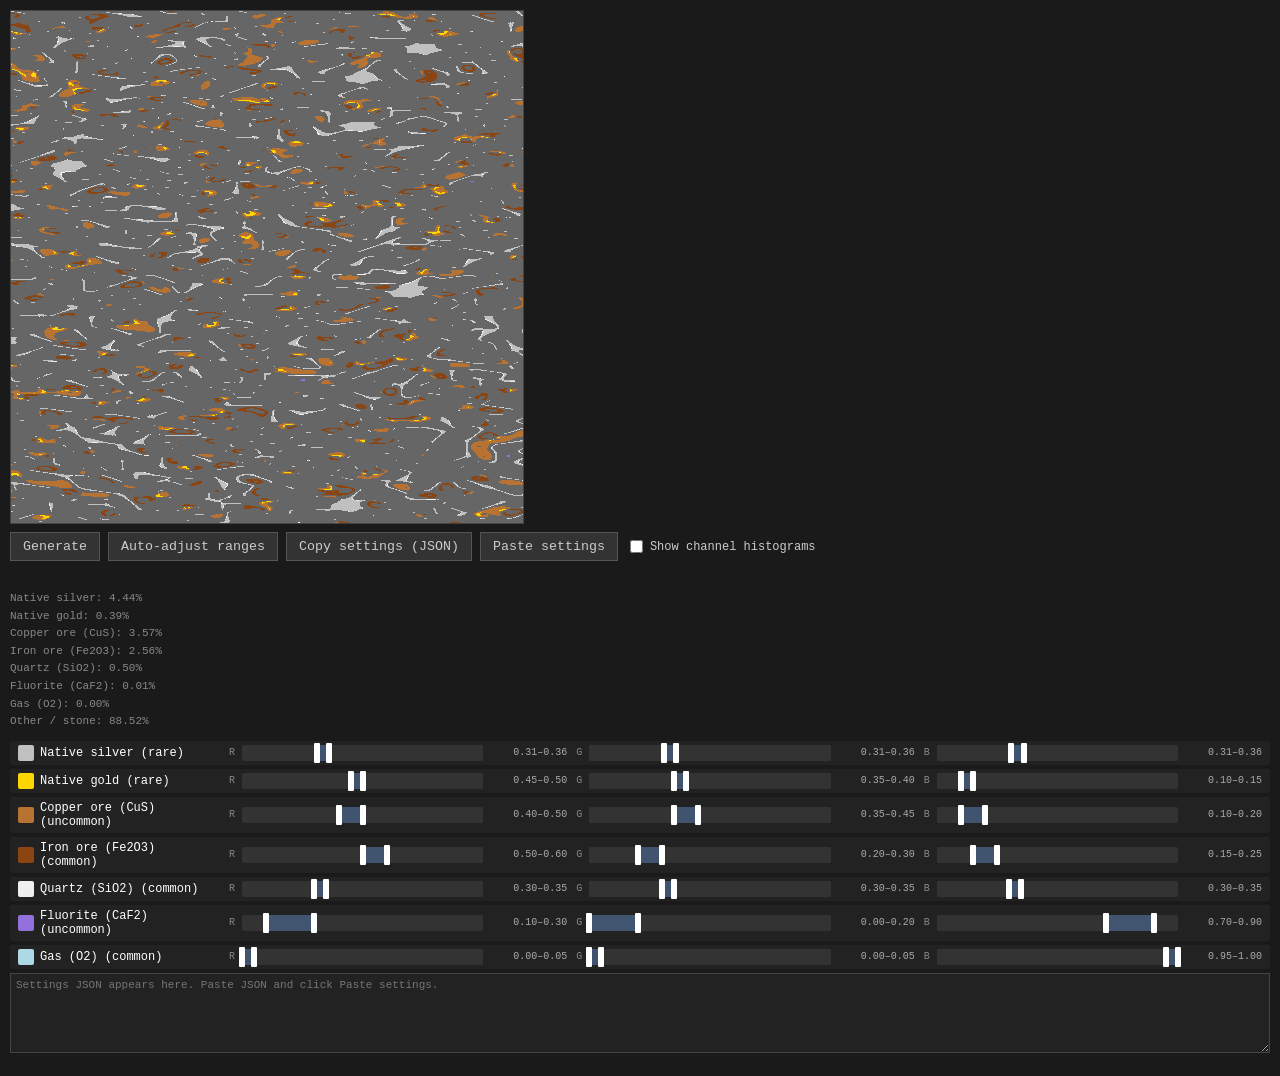
<file: prototypes/mineral-gen-qwen-3.8.html>
<!DOCTYPE html>
<html lang="en">
<head>
<meta charset="UTF-8">
<title>2D Noise Resource Generator</title>
<style>
body { font-family: monospace; background: #1a1a1a; color: #ccc; margin: 0; padding: 10px; }
h1 { font-size: 16px; margin: 5px 0; }
#canvas { border: 1px solid #444; image-rendering: pixelated; display: block; margin-bottom: 8px; }
#histCanvas { border: 1px solid #444; margin-bottom: 10px; }
#histCanvas[hidden] { display: none; }
.controls { display: flex; gap: 8px; margin-bottom: 10px; flex-wrap: wrap; align-items: center; }
button { background: #333; color: #ccc; border: 1px solid #555; padding: 6px 12px; cursor: pointer; font-family: monospace; }
button:hover { background: #444; }
#settings { width: 100%; height: 80px; background: #222; color: #aaa; border: 1px solid #444; padding: 5px; font-size: 11px; resize: vertical; margin-bottom: 10px; box-sizing: border-box; }
.resource-row { display: flex; align-items: center; gap: 6px; margin-bottom: 4px; background: #222; padding: 4px 8px; border-radius: 3px; }
.resource-name { width: 180px; font-size: 12px; color: #fff; flex-shrink: 0; }
.resource-color { width: 16px; height: 16px; border-radius: 2px; flex-shrink: 0; }
.slider-group { display: flex; align-items: center; gap: 4px; flex: 1; min-width: 0; }
.slider-label { font-size: 10px; width: 12px; color: #888; text-align: center; }
.range-slider { position: relative; height: 16px; background: #333; border-radius: 2px; cursor: pointer; flex: 1; min-width: 0; user-select: none; }
.range-fill { position: absolute; top: 0; bottom: 0; background: #5588cc; opacity: 0.4; border-radius: 2px; pointer-events: none; }
.handle { position: absolute; top: -2px; width: 6px; height: 20px; background: #fff; border-radius: 1px; cursor: ew-resize; z-index: 2; transform: translateX(-50%); }
.handle:hover { background: #ffff88; }
.slider-value { font-size: 10px; color: #aaa; width: 80px; text-align: right; flex-shrink: 0; }
.stats { font-size: 11px; color: #888; margin-bottom: 10px; line-height: 1.6; }
.stats span { display: block; }
.status { font-size: 11px; color: #8cc; min-height: 14px; margin-bottom: 5px; }
</style>
</head>
<body>
<canvas id="canvas" width="512" height="512"></canvas>
<canvas id="histCanvas" width="512" height="150" hidden></canvas>
<div class="controls">
	<button id="btnGenerate">Generate</button>
	<button id="btnAuto">Auto-adjust ranges</button>
	<button id="btnCopy">Copy settings (JSON)</button>
	<button id="btnPaste">Paste settings</button>
	<label style="font-size:12px;display:flex;align-items:center;gap:4px;">
		<input type="checkbox" id="showHistogram"> Show channel histograms
	</label>
</div>
<div class="status" id="status"></div>
<div class="stats" id="stats"></div>
<div id="sliders"></div>
<textarea id="settings" placeholder="Settings JSON appears here. Paste JSON and click Paste settings."></textarea>

<script>
// Constants
const W = 512, H = 512, N = W * H;
let SCALE = 0.02;
let Y_COMPRESS = 3;
const SEEDS = { r: 1, g: 2, b: 3 };
const CH = ["r", "g", "b"];
const MIN_WIDTH = 0.01;

// Resource definitions (first-match-wins classification)
const resources = [
	{ id: "silver", name: "Native silver", formula: "Ag", rarity: "rare", color: "#c0c0c0", r: [0.31, 0.36], g: [0.31, 0.36], b: [0.31, 0.36] },
	{ id: "gold", name: "Native gold", formula: "Au", rarity: "rare", color: "#ffd700", r: [0.45, 0.50], g: [0.35, 0.40], b: [0.10, 0.15] },
	{ id: "copper_ore", name: "Copper ore (CuS)", formula: "CuFeS2", rarity: "uncommon", color: "#b87333", r: [0.40, 0.50], g: [0.35, 0.45], b: [0.10, 0.20] },
	{ id: "iron_ore", name: "Iron ore (Fe2O3)", formula: "Fe2O3", rarity: "common", color: "#8b4513", r: [0.50, 0.60], g: [0.20, 0.30], b: [0.15, 0.25] },
	{ id: "quartz", name: "Quartz (SiO2)", formula: "SiO2", rarity: "common", color: "#f0f0f0", r: [0.30, 0.35], g: [0.30, 0.35], b: [0.30, 0.35] },
	{ id: "fluorite", name: "Fluorite (CaF2)", formula: "CaF2", rarity: "uncommon", color: "#9370db", r: [0.10, 0.30], g: [0.00, 0.20], b: [0.70, 0.90] },
	{ id: "gas", name: "Gas (O2)", formula: "O2", rarity: "common", color: "#add8e6", r: [0.00, 0.05], g: [0.00, 0.05], b: [0.95, 1.00] },
	{ id: "other", name: "Other / stone", formula: null, rarity: null, color: "#666666", r: null, g: null, b: null }
];
const OTHER = resources.length - 1;
const targetPct = { rare: 2, uncommon: 7, common: 15 };

// DOM elements
const canvas = document.getElementById("canvas");
const ctx = canvas.getContext("2d");
const histCanvas = document.getElementById("histCanvas");
const statsEl = document.getElementById("stats");
const statusEl = document.getElementById("status");
const settingsBox = document.getElementById("settings");
const slidersEl = document.getElementById("sliders");
const histToggle = document.getElementById("showHistogram");

// Utilities
function clamp01(v) { return Math.min(1, Math.max(0, v)); }
function fmtRange(rg) { return `${rg[0].toFixed(2)}–${rg[1].toFixed(2)}`; }
function setStatus(msg) { statusEl.textContent = msg; }
function hexToRgb(hex) {
	return [parseInt(hex.slice(1, 3), 16), parseInt(hex.slice(3, 5), 16), parseInt(hex.slice(5, 7), 16)];
}
function isValidHex(s) { return typeof s === "string" && /^#[0-9a-fA-F]{6}$/.test(s); }
function isValidRange(rg) {
	return Array.isArray(rg) && rg.length === 2 && rg.every(Number.isFinite) && rg[0] <= rg[1];
}

// Simplex noise (Gustavson-style, 2D)
const SQ = Math.SQRT1_2;
const GRAD = [[1,0],[-1,0],[0,1],[0,-1],[SQ,SQ],[-SQ,SQ],[SQ,-SQ],[-SQ,-SQ]];
const F2 = 0.5 * (Math.sqrt(3.0) - 1.0);
const G2 = (3.0 - Math.sqrt(3.0)) / 6.0;

// mulberry32: a small, well-mixed PRNG so seeds 1, 2, 3 give unrelated permutations
function mulberry32(a) {
	return function() {
		a |= 0; a = (a + 0x6D2B79F5) | 0;
		let t = Math.imul(a ^ (a >>> 15), 1 | a);
		t = (t + Math.imul(t ^ (t >>> 7), 61 | t)) ^ t;
		return ((t ^ (t >>> 14)) >>> 0) / 4294967296;
	};
}

function createNoise(seed) {
	const rand = mulberry32(seed);
	const p = new Uint8Array(256);
	for (let i = 0; i < 256; i++) p[i] = i;
	for (let i = 255; i > 0; i--) {
		const j = Math.floor(rand() * (i + 1));
		const t = p[i]; p[i] = p[j]; p[j] = t;
	}
	const perm = new Uint8Array(512);
	for (let i = 0; i < 512; i++) perm[i] = p[i & 255];

	function corner(px, py, gi) {
		let t = 0.5 - px * px - py * py;
		if (t < 0) return 0;
		t *= t;
		const g = GRAD[gi];
		return t * t * (g[0] * px + g[1] * py);
	}

	return function(x, y) {
		const s2 = (x + y) * F2;
		const i = Math.floor(x + s2), j = Math.floor(y + s2);
		const t = (i + j) * G2;
		const x0 = x - (i - t), y0 = y - (j - t);

		const i1 = x0 > y0 ? 1 : 0, j1 = 1 - i1;
		const x1 = x0 - i1 + G2, y1 = y0 - j1 + G2;
		const x2 = x0 - 1 + 2 * G2, y2 = y0 - 1 + 2 * G2;

		const ii = i & 255, jj = j & 255;
		const n0 = corner(x0, y0, perm[ii + perm[jj]] & 7);
		const n1 = corner(x1, y1, perm[ii + i1 + perm[jj + j1]] & 7);
		const n2 = corner(x2, y2, perm[ii + 1 + perm[jj + 1]] & 7);

		return 70.0 * (n0 + n1 + n2);
	};
}

// Cached noise fields
const fields = { r: new Float32Array(N), g: new Float32Array(N), b: new Float32Array(N) };

function buildFields() {
	for (const ch of CH) {
		const noise = createNoise(SEEDS[ch]);
		const f = fields[ch];
		for (let y = 0; y < H; y++) {
			for (let x = 0; x < W; x++) {
				const v = noise(x * SCALE, y * SCALE * Y_COMPRESS);
				f[y * W + x] = clamp01((v + 1) / 2);
			}
		}
	}
	// Normalize so r+g+b = 1 per pixel
	for (let k = 0; k < N; k++) {
		const sum = fields.r[k] + fields.g[k] + fields.b[k];
		if (sum > 0.001) {
			fields.r[k] /= sum; fields.g[k] /= sum; fields.b[k] /= sum;
		} else {
			fields.r[k] = fields.g[k] = fields.b[k] = 1 / 3;
		}
	}
}

// Classification (first-match-wins)
function inRange(v, rg) { return !rg || (v >= rg[0] && v <= rg[1]); }

function classify(r, g, b) {
	for (let i = 0; i < OTHER; i++) {
		const res = resources[i];
		if (inRange(r, res.r) && inRange(g, res.g) && inRange(b, res.b)) return i;
	}
	return OTHER;
}

function classifyAll() {
	const idx = new Uint8Array(N);
	const counts = new Array(resources.length).fill(0);
	for (let k = 0; k < N; k++) {
		const c = classify(fields.r[k], fields.g[k], fields.b[k]);
		idx[k] = c;
		counts[c]++;
	}
	return { idx, counts };
}

// Rendering
function generate() {
	const { idx, counts } = classifyAll();
	const rgb = resources.map(r => hexToRgb(r.color));

	const img = ctx.createImageData(W, H);
	const d = img.data;
	for (let k = 0; k < N; k++) {
		const c = rgb[idx[k]];
		const o = k * 4;
		d[o] = c[0]; d[o + 1] = c[1]; d[o + 2] = c[2]; d[o + 3] = 255;
	}
	ctx.putImageData(img, 0, 0);

	renderStats(counts);
	histCanvas.hidden = !histToggle.checked;
	if (histToggle.checked) drawHistogram();
}

function renderStats(counts) {
	statsEl.textContent = "";
	resources.forEach((res, i) => {
		const span = document.createElement("span");
		span.textContent = `${res.name}: ${(counts[i] / N * 100).toFixed(2)}%`;
		statsEl.appendChild(span);
	});
}

function drawHistogram() {
	const c = histCanvas.getContext("2d");
	const w = histCanvas.width, h = histCanvas.height;
	const BINS = 64;
	const colors = { r: "#e05050", g: "#50c050", b: "#5080ff" };

	const bins = { r: new Uint32Array(BINS), g: new Uint32Array(BINS), b: new Uint32Array(BINS) };
	for (const ch of CH) {
		const f = fields[ch], bn = bins[ch];
		for (let k = 0; k < N; k++) {
			bn[Math.min(BINS - 1, (f[k] * BINS) | 0)]++;
		}
	}

	let max = 1;
	for (const ch of CH) for (let b = 0; b < BINS; b++) max = Math.max(max, bins[ch][b]);

	c.fillStyle = "#1a1a1a";
	c.fillRect(0, 0, w, h);

	const bw = w / BINS;
	c.globalAlpha = 0.6;
	for (const ch of CH) {
		c.fillStyle = colors[ch];
		for (let b = 0; b < BINS; b++) {
			const bh = bins[ch][b] / max * (h - 24);
			c.fillRect(b * bw, h - 10 - bh, bw - 1, bh);
		}
	}
	c.globalAlpha = 1;
	c.fillStyle = "#aaa";
	c.font = "11px monospace";
	c.fillText("Normalized R / G / B distribution (all pixels, 0 to 1)", 5, 12);
}

// Auto-adjust: scale ranges toward target frequencies
const MIN_HALF = MIN_WIDTH / 2;
function scaleRange(res, factor) {
	for (const ch of CH) {
		const rg = res[ch];
		if (!rg) continue;
		const center = (rg[0] + rg[1]) / 2;
		let half = (rg[1] - rg[0]) / 2 * factor;
		if (half < MIN_HALF) half = MIN_HALF;
		rg[0] = clamp01(center - half);
		rg[1] = clamp01(center + half);
	}
}

function autoAdjust() {
	setStatus("Auto-adjusting...");
	let iter = 0;
	let stable = false;
	while (iter < 15 && !stable) {
		iter++;
		const { counts } = classifyAll();
		let changed = false;

		for (let i = 0; i < OTHER; i++) {
			const res = resources[i];
			if (!res.rarity) continue;
			const target = N * targetPct[res.rarity] / 100;
			const ratio = counts[i] / target;

			if (ratio < 0.5) { scaleRange(res, 1.2); changed = true; }
			else if (ratio > 1.5) { scaleRange(res, 0.9); changed = true; }
		}
		stable = !changed;
	}
	buildSliders();
	generate();
	setStatus(stable
		? `Auto-adjust converged after ${iter} iteration(s)`
		: `Auto-adjust stopped at ${iter} iterations (not fully converged)`);
}

// Dual-handle range slider (drag on handles OR anywhere on the track)
function createRangeSlider(min, max, onChange) {
	const slider = document.createElement("div");
	slider.className = "range-slider";

	const fill = document.createElement("div");
	fill.className = "range-fill";
	slider.appendChild(fill);

	const handleMin = document.createElement("div");
	handleMin.className = "handle";
	slider.appendChild(handleMin);

	const handleMax = document.createElement("div");
	handleMax.className = "handle";
	slider.appendChild(handleMax);

	let dragging = null;
	const GAP = 0.01;

	function updatePositions() {
		fill.style.left = (min * 100) + "%";
		fill.style.width = ((max - min) * 100) + "%";
		handleMin.style.left = (min * 100) + "%";
		handleMax.style.left = (max * 100) + "%";
	}

	function posFromEvent(e) {
		const rect = slider.getBoundingClientRect();
		return Math.max(0, Math.min(1, (e.clientX - rect.left) / rect.width));
	}

	function apply(pos, which) {
		if (which === "min") min = Math.min(pos, max - GAP);
		else max = Math.max(pos, min + GAP);
		updatePositions();
		onChange(min, max);
	}

	function onMove(e) {
		if (dragging) apply(posFromEvent(e), dragging);
	}

	function onUp() {
		dragging = null;
		document.removeEventListener("mousemove", onMove);
		document.removeEventListener("mouseup", onUp);
	}

	function startDrag(e, which) {
		e.preventDefault();
		e.stopPropagation();
		dragging = which;
		document.addEventListener("mousemove", onMove);
		document.addEventListener("mouseup", onUp);
	}

	handleMin.addEventListener("mousedown", (e) => startDrag(e, "min"));
	handleMax.addEventListener("mousedown", (e) => startDrag(e, "max"));

	// Click or drag on the track: move the nearest handle and keep dragging it
	slider.addEventListener("mousedown", (e) => {
		const pos = posFromEvent(e);
		const which = Math.abs(pos - min) < Math.abs(pos - max) ? "min" : "max";
		apply(pos, which);
		startDrag(e, which);
	});

	updatePositions();
	return slider;
}

function buildSliders() {
	slidersEl.innerHTML = "";

	for (let i = 0; i < OTHER; i++) {
		const res = resources[i];
		const row = document.createElement("div");
		row.className = "resource-row";

		const colorBox = document.createElement("div");
		colorBox.className = "resource-color";
		colorBox.style.background = res.color;
		row.appendChild(colorBox);

		const nameEl = document.createElement("span");
		nameEl.className = "resource-name";
		nameEl.textContent = `${res.name} (${res.rarity})`;
		row.appendChild(nameEl);

		for (const ch of CH) {
			if (!res[ch]) continue;
			const group = document.createElement("div");
			group.className = "slider-group";

			const label = document.createElement("span");
			label.className = "slider-label";
			label.textContent = ch.toUpperCase();
			group.appendChild(label);

			const valueEl = document.createElement("span");
			valueEl.className = "slider-value";
			valueEl.textContent = fmtRange(res[ch]);

			const slider = createRangeSlider(res[ch][0], res[ch][1], (min, max) => {
				res[ch][0] = min;
				res[ch][1] = max;
				valueEl.textContent = fmtRange([min, max]);
			});
			group.appendChild(slider);
			group.appendChild(valueEl);

			row.appendChild(group);
		}

		slidersEl.appendChild(row);
	}
}

function buildSettingsObject() {
	return {
		resources: resources.map(r => ({
			id: r.id, name: r.name, formula: r.formula, rarity: r.rarity, color: r.color,
			r: r.r ? [r.r[0], r.r[1]] : null,
			g: r.g ? [r.g[0], r.g[1]] : null,
			b: r.b ? [r.b[0], r.b[1]] : null
		})),
		scale: SCALE,
		y_compress: Y_COMPRESS
	};
}

function copySettings() {
	const json = JSON.stringify(buildSettingsObject(), null, 2);
	settingsBox.value = json;
	if (!navigator.clipboard) {
		setStatus("Clipboard unavailable here; copy the JSON from the box manually");
		return;
	}
	navigator.clipboard.writeText(json).then(
		() => setStatus("Settings copied to clipboard"),
		(err) => setStatus("Failed to copy: " + err.message)
	);
}

function pasteSettings() {
	const text = settingsBox.value.trim();
	if (!text) { setStatus("Nothing to paste"); return; }

	let settings;
	try {
		settings = JSON.parse(text);
	} catch (e) {
		setStatus("Invalid JSON: " + e.message);
		return;
	}
	if (!settings || !Array.isArray(settings.resources)) {
		setStatus("Invalid settings: missing 'resources' array");
		return;
	}

	// Validate everything before touching the current state
	for (const src of settings.resources) {
		if (src.color !== undefined && !isValidHex(src.color)) {
			setStatus(`Invalid color for ${src.id}`); return;
		}
		for (const ch of CH) {
			if (src[ch] != null && !isValidRange(src[ch])) {
				setStatus(`Invalid ${ch.toUpperCase()} range for ${src.id} (need [min, max] with min <= max)`);
				return;
			}
		}
	}
	if (settings.scale !== undefined && !(Number.isFinite(settings.scale) && settings.scale > 0)) {
		setStatus("Invalid scale (must be a positive number)"); return;
	}
	if (settings.y_compress !== undefined && !(Number.isFinite(settings.y_compress) && settings.y_compress > 0)) {
		setStatus("Invalid y_compress (must be a positive number)"); return;
	}

	// Apply
	for (const src of settings.resources) {
		const dst = resources.find(r => r.id === src.id);
		if (!dst) continue;
		if (src.name !== undefined) dst.name = src.name;
		if (src.formula !== undefined) dst.formula = src.formula;
		if (src.rarity !== undefined) dst.rarity = src.rarity;
		if (src.color !== undefined) dst.color = src.color;
		for (const ch of CH) {
			dst[ch] = src[ch] != null ? [src[ch][0], src[ch][1]] : null;
		}
	}

	let fieldsChanged = false;
	if (settings.scale !== undefined && settings.scale !== SCALE) { SCALE = settings.scale; fieldsChanged = true; }
	if (settings.y_compress !== undefined && settings.y_compress !== Y_COMPRESS) { Y_COMPRESS = settings.y_compress; fieldsChanged = true; }
	if (fieldsChanged) buildFields();

	buildSliders();
	generate();
	setStatus("Settings pasted and applied");
}

// Event wiring (no inline onclick handlers)
document.getElementById("btnGenerate").addEventListener("click", generate);
document.getElementById("btnAuto").addEventListener("click", autoAdjust);
document.getElementById("btnCopy").addEventListener("click", copySettings);
document.getElementById("btnPaste").addEventListener("click", pasteSettings);
histToggle.addEventListener("change", function() {
	histCanvas.hidden = !this.checked;
	if (this.checked) drawHistogram();
});

// Init
buildFields();
buildSliders();
generate();
</script>
</body>
</html>
</file>
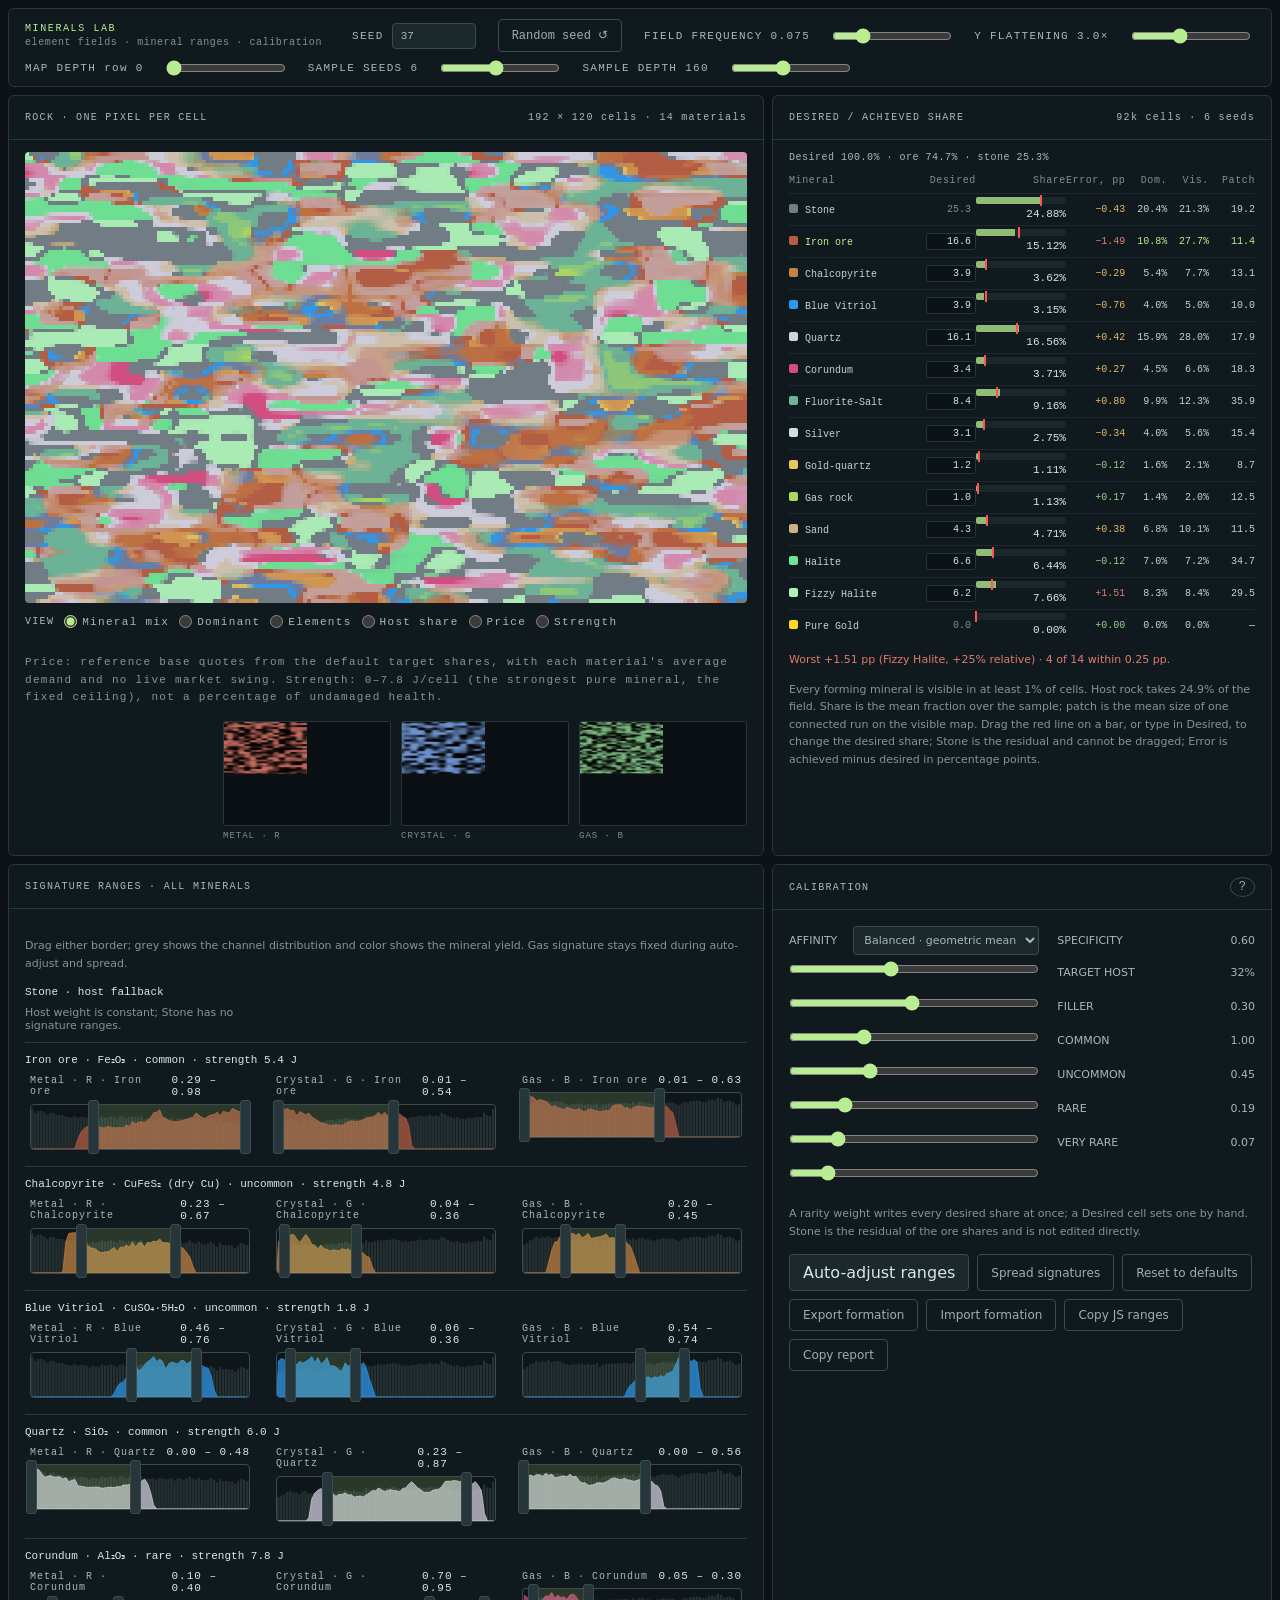
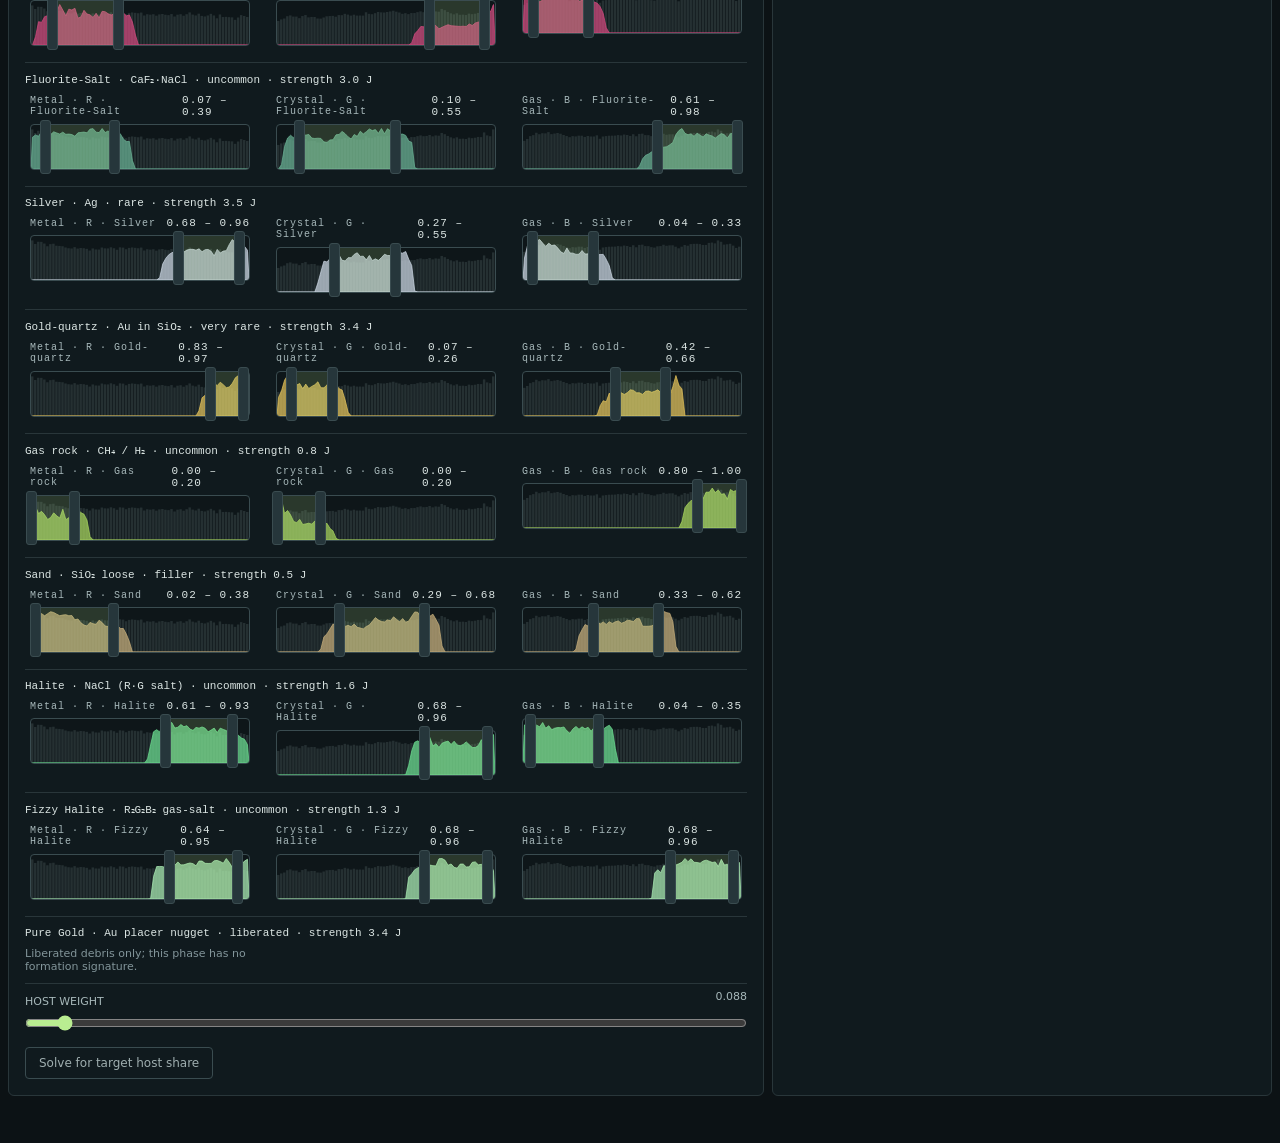
<file: prototypes/mineral-lab.html>
<!DOCTYPE html>
<html lang="en">
<head>
	<meta charset="utf-8">
	<meta name="viewport" content="width=device-width, initial-scale=1">
	<title>minerals.2 — element field and mineral lab</title>
	<link rel="stylesheet" href="mineral-lab.css">
</head>
<body>
	<main>
		<header class="lab-bar panel">
			<span class="lab-title">MINERALS LAB<em>element fields · mineral ranges · calibration</em></span>
			<label for="seed">SEED <input id="seed" type="number" min="1" max="99999" step="1" value="37" autocomplete="off"></label>
			<button id="reseed" class="quiet" type="button">Random seed ↺</button>
			<label for="frequency">FIELD FREQUENCY <output id="frequency-value">0.075</output></label>
			<input id="frequency" type="range" min="0.01" max="0.3" step="0.005" value="0.075">
			<label for="compression">Y FLATTENING <output id="compression-value">3.0×</output></label>
			<input id="compression" type="range" min="1" max="6" step="0.5" value="3">
			<label for="map-depth">MAP DEPTH <output id="map-depth-value">row 0</output></label>
			<input id="map-depth" type="range" min="0" max="800" step="4" value="0">
			<label for="sample-seeds">SAMPLE SEEDS <output id="sample-seeds-value">6</output></label>
			<input id="sample-seeds" type="range" min="1" max="12" step="1" value="6">
			<label for="sample-depth">SAMPLE DEPTH <output id="sample-depth-value">160</output></label>
			<input id="sample-depth" type="range" min="40" max="320" step="20" value="160">
		</header>

		<section class="lab-map panel" aria-label="Rock map">
			<div class="panel-title"><span>ROCK · ONE PIXEL PER CELL</span><span id="map-note">192 × 120 cells</span></div>
			<div class="canvas-wrap">
				<canvas id="map" width="768" height="480" tabindex="0" aria-label="Generated rock, coloured by mineral mix"></canvas>
				<aside id="cell-tip" class="cell-tip" role="tooltip" hidden>
					<strong id="cell-mineral">—</strong>
					<p id="cell-elements">—</p>
					<p id="cell-mix">—</p>
				</aside>
			</div>
			<div class="mine-footer">
				<div id="view-modes" class="view-modes" role="radiogroup" aria-labelledby="view-label">
					<span id="view-label">VIEW</span>
					<label><input type="radio" name="lab-view" value="minerals" autocomplete="off" checked>Mineral mix</label>
					<label><input type="radio" name="lab-view" value="dominant" autocomplete="off">Dominant</label>
					<label><input type="radio" name="lab-view" value="elements" autocomplete="off">Elements</label>
					<label><input type="radio" name="lab-view" value="host" autocomplete="off">Host share</label>
					<label title="Reference base price from default target shares and average demand; no live market swing"><input type="radio" name="lab-view" value="price" autocomplete="off">Price</label>
					<label title="Mineral-weighted impact resistance, relative to the strongest pure mineral"><input type="radio" name="lab-view" value="strength" autocomplete="off">Strength</label>
				</div>
				<p class="hint">Price: reference base quotes from the default target shares, with each material's average demand and no live market swing. Strength: 0–7.8 J/cell (the strongest pure mineral, the fixed ceiling), not a percentage of undamaged health.</p>
				<div class="element-previews">
					<figure><canvas id="element-r" width="384" height="240"></canvas><figcaption>METAL · R</figcaption></figure>
					<figure><canvas id="element-g" width="384" height="240"></canvas><figcaption>CRYSTAL · G</figcaption></figure>
					<figure><canvas id="element-b" width="384" height="240"></canvas><figcaption>GAS · B</figcaption></figure>
				</div>
			</div>
		</section>

		<aside class="lab-stats panel" aria-label="Desired and achieved shares">
			<div class="panel-title"><span>DESIRED / ACHIEVED SHARE</span><span id="stats-note">—</span></div>
			<div class="panel-body">
				<p id="desired-sum" class="desired-sum"></p>
				<table class="share-table">
					<thead><tr><th>Mineral</th><th title="desired mean share of the rock; edit an ore, stone is the residual">Desired</th><th>Share</th><th title="achieved minus desired, percentage points">Error, pp</th><th>Dom.</th><th>Vis.</th><th>Patch</th></tr></thead>
					<tbody id="share-rows"></tbody>
				</table>
				<p id="error-sum" class="hint"></p>
				<p id="stats-hint" class="hint"></p>
			</div>
		</aside>

		<section class="lab-editor panel" aria-label="Mineral ranges">
			<div class="panel-title"><span>SIGNATURE RANGES · ALL MINERALS</span></div>
			<div class="panel-body">
				<p class="hint">Drag either border; grey shows the channel distribution and color shows the mineral yield. Gas signature stays fixed during auto-adjust and spread.</p>
				<div id="range-sliders"></div>
				<div class="editor-row">
					<label for="host-weight">HOST WEIGHT <output id="host-weight-value">0.08</output></label>
					<input id="host-weight" type="range" min="0" max="2" step="0.01" value="0.08">
					<button id="solve-host" class="quiet" type="button">Solve for target host share</button>
				</div>
			</div>
		</section>

		<section class="lab-calibrate panel" aria-label="Calibration">
			<div class="panel-title"><span>CALIBRATION</span><button id="help-calibrate" class="help-mark quiet" type="button">?</button></div>
			<div class="panel-body">
				<div class="calibrate-grid">
					<label for="mode">AFFINITY<select id="mode" autocomplete="off"><option value="balanced" selected>Balanced · geometric mean</option><option value="product">Product</option></select></label>
					<label for="specificity">SPECIFICITY <output id="specificity-value">0.60</output></label>
					<input id="specificity" type="range" min="0" max="1.5" step="0.05" value="0.6">
					<label for="target-host">TARGET HOST <output id="target-host-value">32%</output></label>
					<input id="target-host" type="range" min="0.05" max="0.6" step="0.01" value="0.32">
					<label for="target-filler">FILLER <output id="target-filler-value">0.30</output></label>
					<input id="target-filler" type="range" min="0.02" max="1" step="0.01" value="0.3">
					<label for="target-common">COMMON <output id="target-common-value">1.00</output></label>
					<input id="target-common" type="range" min="0.1" max="3" step="0.05" value="1">
					<label for="target-uncommon">UNCOMMON <output id="target-uncommon-value">0.45</output></label>
					<input id="target-uncommon" type="range" min="0.05" max="2" step="0.05" value="0.45">
					<label for="target-rare">RARE <output id="target-rare-value">0.19</output></label>
					<input id="target-rare" type="range" min="0.02" max="1" step="0.01" value="0.19">
					<label for="target-veryrare">VERY RARE <output id="target-veryrare-value">0.07</output></label>
					<input id="target-veryrare" type="range" min="0.005" max="0.5" step="0.005" value="0.07">
				</div>
				<p class="hint">A rarity weight writes every desired share at once; a Desired cell sets one by hand. Stone is the residual of the ore shares and is not edited directly.</p>
				<div class="button-row">
					<button id="auto-adjust" type="button">Auto-adjust ranges</button>
					<button id="spread" class="quiet" type="button">Spread signatures</button>
					<button id="reset-ranges" class="quiet" type="button">Reset to defaults</button>
					<button id="export-formation" class="quiet" type="button" title="Copy the complete formation snapshot: field settings, mode, specificity, host weight and every range, keyed by mineral id">Export formation</button>
					<button id="import-formation" class="quiet" type="button">Import formation</button>
					<button id="copy-table" class="quiet" type="button">Copy JS ranges</button>
					<button id="copy-report" class="quiet" type="button">Copy report</button>
				</div>
				<div id="import-panel" class="import-panel" hidden>
					<label for="import-text">Paste a formation snapshot exported from this lab; it is validated before anything changes.</label>
					<textarea id="import-text" rows="6" spellcheck="false" autocomplete="off"></textarea>
					<div class="button-row"><button id="import-apply" type="button">Apply snapshot</button><button id="import-cancel" class="quiet" type="button">Cancel</button></div>
				</div>
				<p id="calibrate-status" class="hint" role="status"></p>
				<pre id="report" hidden></pre>
			</div>
		</section>
	</main>
	<script src="../js/minerals.js"></script>
	<script src="../js/element-cdf.js"></script>
	<script src="../js/geology-config.js"></script>
	<script src="../js/rock-materials.js"></script>
	<script src="../js/geology.js"></script>
	<script src="range-slider.js"></script>
	<script src="mineral-lab.js"></script>
</body>
</html>
</file>
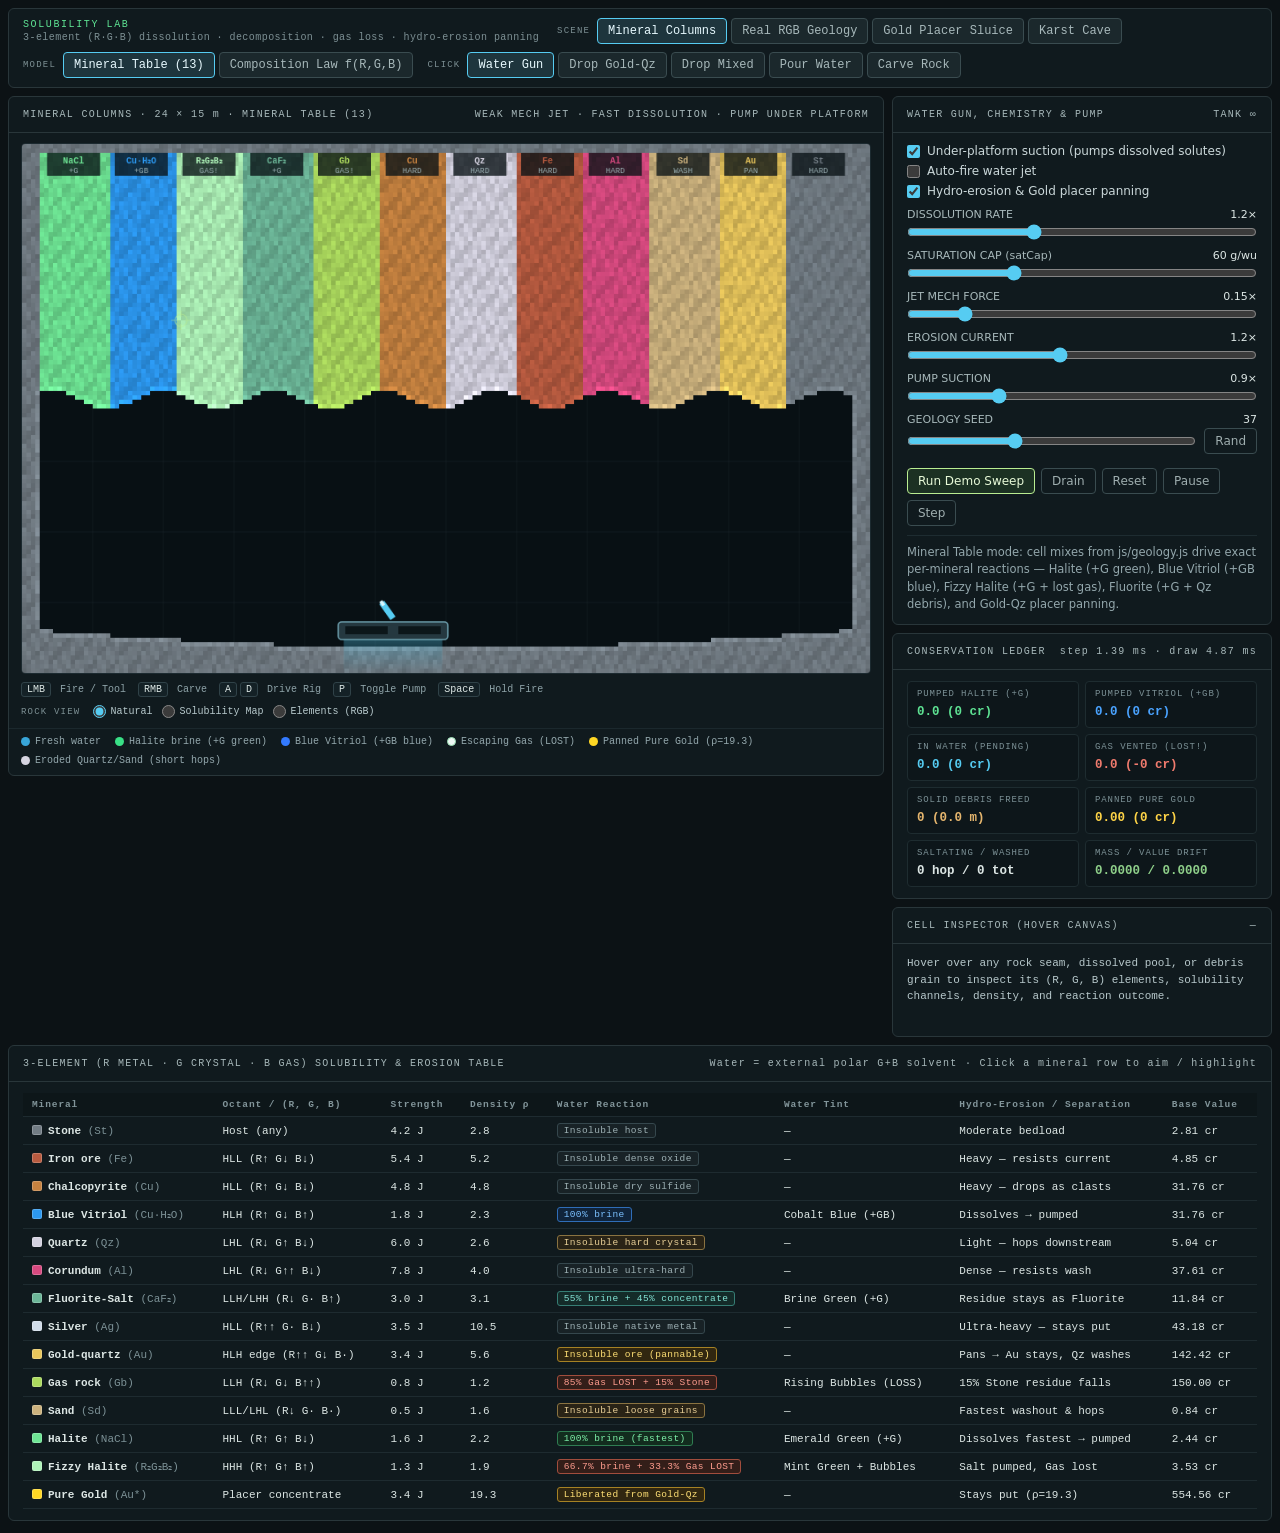
<file: prototypes/solubility-lab.html>
<!DOCTYPE html>
<html lang="en">
<head>
	<meta charset="utf-8">
	<meta name="viewport" content="width=device-width, initial-scale=1">
	<title>0.3.6 — Solubility &amp; Hydro-Erosion Lab</title>
	<link rel="stylesheet" href="solubility-lab.css">
</head>
<body>
	<main>
		<header class="lab-bar panel">
			<span class="lab-title">SOLUBILITY LAB<em>3-element (R·G·B) dissolution · decomposition · gas loss · hydro-erosion panning</em></span>
			<div class="seg-group" id="scene-buttons" role="group" aria-label="Test scene">
				<span class="seg-label">SCENE</span>
				<button type="button" data-scene="columns" class="is-active">Mineral Columns</button>
				<button type="button" data-scene="geology">Real RGB Geology</button>
				<button type="button" data-scene="placer">Gold Placer Sluice</button>
				<button type="button" data-scene="karst">Karst Cave</button>
			</div>
			<div class="seg-group" id="model-buttons" role="group" aria-label="Solubility chemistry model">
				<span class="seg-label">MODEL</span>
				<button type="button" data-model="table" class="is-active">Mineral Table (13)</button>
				<button type="button" data-model="formula">Composition Law f(R,G,B)</button>
			</div>
			<div class="seg-group" id="tool-buttons" role="group" aria-label="Cursor action">
				<span class="seg-label">CLICK</span>
				<button type="button" data-tool="gun" class="is-active">Water Gun</button>
				<button type="button" data-tool="gold-rubble">Drop Gold-Qz</button>
				<button type="button" data-tool="mixed-rubble">Drop Mixed</button>
				<button type="button" data-tool="pour">Pour Water</button>
				<button type="button" data-tool="carve">Carve Rock</button>
			</div>
		</header>

		<section class="lab-stage panel" aria-label="Solubility and erosion stage">
			<div class="panel-title">
				<span id="stage-heading">MINERAL COLUMNS · 24 × 15 m · MINERAL TABLE (13)</span>
				<span id="stage-status">WEAK MECH JET · FAST DISSOLUTION · PUMP UNDER PLATFORM</span>
			</div>
			<div class="canvas-wrap">
				<canvas id="stage" width="960" height="600" tabindex="0" aria-label="Solubility simulation canvas"></canvas>
			</div>
			<div class="stage-footer">
				<div class="stage-keys">
					<span><kbd>LMB</kbd> Fire / Tool</span>
					<span><kbd>RMB</kbd> Carve</span>
					<span><kbd>A</kbd><kbd>D</kbd> Drive Rig</span>
					<span><kbd>P</kbd> Toggle Pump</span>
					<span><kbd>Space</kbd> Hold Fire</span>
				</div>
				<div class="render-modes" id="view-modes" role="radiogroup" aria-label="Rock view mode">
					<span class="seg-label">ROCK VIEW</span>
					<label><input type="radio" name="view-mode" value="natural" checked>Natural</label>
					<label><input type="radio" name="view-mode" value="solubility">Solubility Map</label>
					<label><input type="radio" name="view-mode" value="elements">Elements (RGB)</label>
				</div>
			</div>
			<div class="legend-strip">
				<span class="legend-item"><span class="legend-dot" style="background:#38a5d8"></span>Fresh water</span>
				<span class="legend-item"><span class="legend-dot" style="background:#39e086"></span>Halite brine (+G green)</span>
				<span class="legend-item"><span class="legend-dot" style="background:#337aff"></span>Blue Vitriol (+GB blue)</span>
				<span class="legend-item"><span class="legend-dot" style="background:#eef8f4;border:1px solid #9be0b5"></span>Escaping Gas (LOST)</span>
				<span class="legend-item"><span class="legend-dot" style="background:#ffd724"></span>Panned Pure Gold (ρ=19.3)</span>
				<span class="legend-item"><span class="legend-dot" style="background:#d6d4e0"></span>Eroded Quartz/Sand (short hops)</span>
			</div>
		</section>

		<aside class="lab-side">
			<section class="panel" aria-label="Controls">
				<div class="panel-title"><span>WATER GUN, CHEMISTRY &amp; PUMP</span><span id="tank-badge">TANK ∞</span></div>
				<div class="panel-body">
					<div class="toggle-row">
						<label><input type="checkbox" id="pump-on" checked>Under-platform suction (pumps dissolved solutes)</label>
						<label><input type="checkbox" id="auto-fire">Auto-fire water jet</label>
						<label><input type="checkbox" id="erosion-on" checked>Hydro-erosion &amp; Gold placer panning</label>
					</div>
					<div class="control-grid">
						<label for="dissolve-rate">DISSOLUTION RATE <output id="dissolve-rate-out">1.2×</output></label>
						<input id="dissolve-rate" type="range" min="0.2" max="3.0" step="0.1" value="1.2">
						<label for="sat-cap">SATURATION CAP (satCap) <output id="sat-cap-out">60 g/wu</output></label>
						<input id="sat-cap" type="range" min="1" max="200" step="1" value="60">
						<label for="mech-force">JET MECH FORCE <output id="mech-force-out">0.15×</output></label>
						<input id="mech-force" type="range" min="0.00" max="1.00" step="0.05" value="0.15">
						<label for="erosion-power">EROSION CURRENT <output id="erosion-power-out">1.2×</output></label>
						<input id="erosion-power" type="range" min="0.2" max="2.5" step="0.1" value="1.2">
						<label for="pump-rate">PUMP SUCTION <output id="pump-rate-out">0.9×</output></label>
						<input id="pump-rate" type="range" min="0.2" max="3.0" step="0.1" value="0.9">
						<label for="geo-seed">GEOLOGY SEED <output id="geo-seed-out">37</output></label>
						<div class="seed-row">
							<input id="geo-seed" type="range" min="1" max="99" step="1" value="37">
							<button type="button" id="rand-seed" class="quiet">Rand</button>
						</div>
					</div>
					<div class="button-row">
						<button type="button" id="sweep-demo" class="accent-btn">Run Demo Sweep</button>
						<button type="button" id="drain-all" class="quiet">Drain</button>
						<button type="button" id="reset-scene" class="quiet">Reset</button>
						<button type="button" id="pause-btn" class="quiet">Pause</button>
						<button type="button" id="step-btn" class="quiet">Step</button>
					</div>
					<p id="mode-notes" class="mode-notes"></p>
				</div>
			</section>

			<section class="panel" aria-label="Chemistry and conservation ledger">
				<div class="panel-title"><span>CONSERVATION LEDGER</span><span id="perf-badge">—</span></div>
				<div class="panel-body">
					<div class="metrics">
						<div class="metric"><span>PUMPED HALITE (+G)</span><strong id="m-pump-halite" class="is-halite">0.00 (0 cr)</strong></div>
						<div class="metric"><span>PUMPED VITRIOL (+GB)</span><strong id="m-pump-vitriol" class="is-vitriol">0.00 (0 cr)</strong></div>
						<div class="metric"><span>IN WATER (PENDING)</span><strong id="m-water-sol" class="is-water">0.00 (0 cr)</strong></div>
						<div class="metric"><span>GAS VENTED (LOST!)</span><strong id="m-gas-lost" class="is-bad">0.00 (0 cr)</strong></div>
						<div class="metric"><span>SOLID DEBRIS FREED</span><strong id="m-debris" class="is-amber">0 grains</strong></div>
						<div class="metric"><span>PANNED PURE GOLD</span><strong id="m-gold" class="is-gold">0.00 (0 cr)</strong></div>
						<div class="metric"><span>SALTATING / WASHED</span><strong id="m-eroded">0 active</strong></div>
						<div class="metric"><span>MASS / VALUE DRIFT</span><strong id="m-drift" class="is-good">0.0000</strong></div>
					</div>
				</div>
			</section>

			<section class="panel" aria-label="Cell chemistry inspector">
				<div class="panel-title"><span>CELL INSPECTOR (HOVER CANVAS)</span><span id="insp-coord">—</span></div>
				<div class="panel-body inspector-body" id="inspector">
					Hover over any rock seam, dissolved pool, or debris grain to inspect its (R, G, B) elements, solubility channels, density, and reaction outcome.
				</div>
			</section>
		</aside>

		<section class="panel chem-panel" aria-label="Mineral chemistry reference">
			<div class="panel-title">
				<span>3-ELEMENT (R METAL · G CRYSTAL · B GAS) SOLUBILITY &amp; EROSION TABLE</span>
				<span>Water = external polar G+B solvent · Click a mineral row to aim / highlight</span>
			</div>
			<div class="panel-body chem-table-wrap">
				<table class="chem-table">
					<thead>
						<tr>
							<th>Mineral</th>
							<th>Octant / (R, G, B)</th>
							<th>Strength</th>
							<th>Density ρ</th>
							<th>Water Reaction</th>
							<th>Water Tint</th>
							<th>Hydro-Erosion / Separation</th>
							<th>Base Value</th>
						</tr>
					</thead>
					<tbody id="chem-tbody"></tbody>
				</table>
			</div>
		</section>
	</main>

	<script src="../js/element-cdf.js"></script>
	<script src="../js/minerals.js"></script>
	<script src="../js/geology-config.js"></script>
	<script src="../js/geology.js"></script>
	<script src="../js/rock-materials.js"></script>
	<script src="solubility-lab.js"></script>
</body>
</html>
</file>
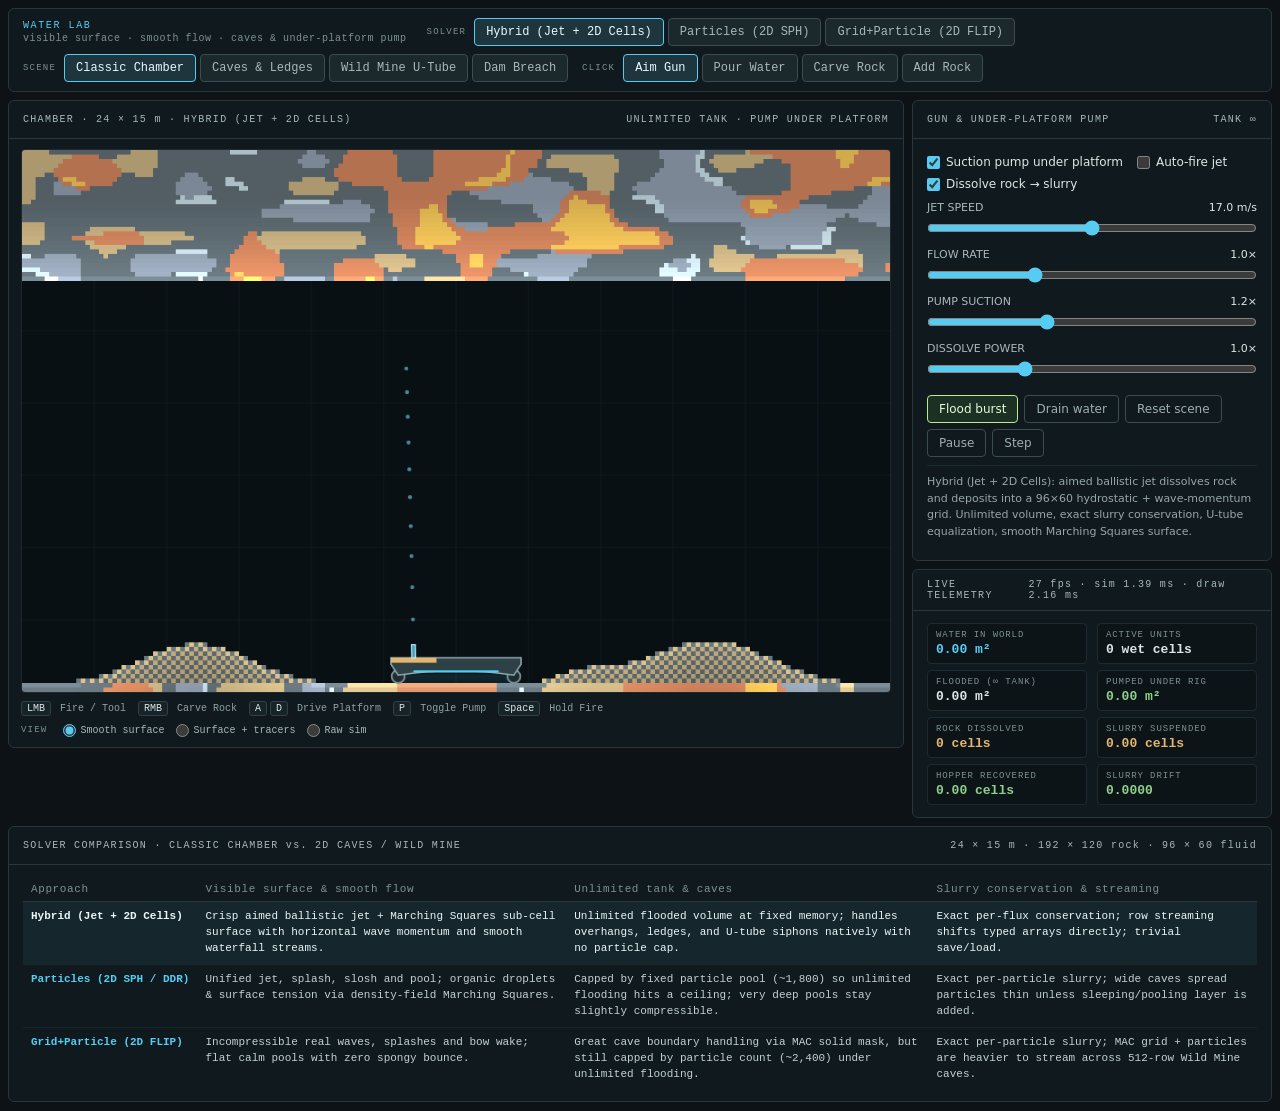
<file: prototypes/water-lab.html>
<!DOCTYPE html>
<html lang="en">
<head>
	<meta charset="utf-8">
	<meta name="viewport" content="width=device-width, initial-scale=1">
	<title>0.3.6 — Water &amp; Cave Fluid Lab</title>
	<link rel="stylesheet" href="water-lab.css">
</head>
<body>
	<main>
		<header class="lab-bar panel">
			<span class="lab-title">WATER LAB<em>visible surface · smooth flow · caves &amp; under-platform pump</em></span>
			<div class="seg-group" id="solver-buttons" role="group" aria-label="Fluid solver">
				<span class="seg-label">SOLVER</span>
				<button type="button" data-solver="hybrid" class="is-active">Hybrid (Jet + 2D Cells)</button>
				<button type="button" data-solver="sph">Particles (2D SPH)</button>
				<button type="button" data-solver="flip">Grid+Particle (2D FLIP)</button>
			</div>
			<div class="seg-group" id="scene-buttons" role="group" aria-label="Chamber or cave scene">
				<span class="seg-label">SCENE</span>
				<button type="button" data-scene="classic" class="is-active">Classic Chamber</button>
				<button type="button" data-scene="caves">Caves &amp; Ledges</button>
				<button type="button" data-scene="wild">Wild Mine U-Tube</button>
				<button type="button" data-scene="waterfall">Dam Breach</button>
			</div>
			<div class="seg-group" id="tool-buttons" role="group" aria-label="Cursor action">
				<span class="seg-label">CLICK</span>
				<button type="button" data-tool="gun" class="is-active">Aim Gun</button>
				<button type="button" data-tool="pour">Pour Water</button>
				<button type="button" data-tool="carve">Carve Rock</button>
				<button type="button" data-tool="build">Add Rock</button>
			</div>
		</header>

		<section class="lab-stage panel" aria-label="Fluid simulation canvas">
			<div class="panel-title">
				<span id="stage-heading">CHAMBER · 24 × 15 m · HYBRID (JET + 2D CELLS)</span>
				<span id="stage-status">UNLIMITED TANK · PUMP UNDER PLATFORM</span>
			</div>
			<div class="canvas-wrap">
				<canvas id="stage" width="960" height="600" tabindex="0" aria-label="Water simulation stage"></canvas>
			</div>
			<div class="stage-footer">
				<div class="stage-keys">
					<span><kbd>LMB</kbd> Fire / Tool</span>
					<span><kbd>RMB</kbd> Carve Rock</span>
					<span><kbd>A</kbd><kbd>D</kbd> Drive Platform</span>
					<span><kbd>P</kbd> Toggle Pump</span>
					<span><kbd>Space</kbd> Hold Fire</span>
				</div>
				<div class="render-modes" id="render-modes" role="radiogroup" aria-label="Water surface display">
					<span class="seg-label">VIEW</span>
					<label><input type="radio" name="render-mode" value="smooth" checked>Smooth surface</label>
					<label><input type="radio" name="render-mode" value="debug">Surface + tracers</label>
					<label><input type="radio" name="render-mode" value="raw">Raw sim</label>
				</div>
			</div>
		</section>

		<aside class="lab-side">
			<section class="panel" aria-label="Controls">
				<div class="panel-title"><span>GUN &amp; UNDER-PLATFORM PUMP</span><span id="tank-badge">TANK ∞</span></div>
				<div class="panel-body">
					<div class="toggle-row">
						<label><input type="checkbox" id="pump-on" checked>Suction pump under platform</label>
						<label><input type="checkbox" id="auto-fire">Auto-fire jet</label>
						<label><input type="checkbox" id="dissolve-on" checked>Dissolve rock → slurry</label>
					</div>
					<div class="control-grid">
						<label for="jet-speed">JET SPEED <output id="jet-speed-out">17.0 m/s</output></label>
						<input id="jet-speed" type="range" min="8" max="26" step="0.5" value="17">
						<label for="jet-flow">FLOW RATE <output id="jet-flow-out">1.0×</output></label>
						<input id="jet-flow" type="range" min="0.3" max="2.5" step="0.1" value="1.0">
						<label for="pump-rate">PUMP SUCTION <output id="pump-rate-out">1.2×</output></label>
						<input id="pump-rate" type="range" min="0.2" max="3.0" step="0.1" value="1.2">
						<label for="dissolve-rate">DISSOLVE POWER <output id="dissolve-rate-out">1.0×</output></label>
						<input id="dissolve-rate" type="range" min="0.2" max="3.0" step="0.1" value="1.0">
					</div>
					<div class="button-row">
						<button type="button" id="flood-pulse" class="accent-btn">Flood burst</button>
						<button type="button" id="drain-all" class="quiet">Drain water</button>
						<button type="button" id="reset-scene" class="quiet">Reset scene</button>
						<button type="button" id="pause-btn" class="quiet">Pause</button>
						<button type="button" id="step-btn" class="quiet">Step</button>
					</div>
					<p id="mode-notes" class="mode-notes"></p>
				</div>
			</section>

			<section class="panel" aria-label="Simulation telemetry">
				<div class="panel-title"><span>LIVE TELEMETRY</span><span id="perf-badge">—</span></div>
				<div class="panel-body">
					<div class="metrics">
						<div class="metric"><span>WATER IN WORLD</span><strong id="m-water" class="is-water">0.00 m²</strong></div>
						<div class="metric"><span>ACTIVE UNITS</span><strong id="m-units">0</strong></div>
						<div class="metric"><span>FLOODED (∞ TANK)</span><strong id="m-flooded">0.00 m²</strong></div>
						<div class="metric"><span>PUMPED UNDER RIG</span><strong id="m-pumped" class="is-good">0.00 m²</strong></div>
						<div class="metric"><span>ROCK DISSOLVED</span><strong id="m-dissolved" class="is-amber">0 cells</strong></div>
						<div class="metric"><span>SLURRY SUSPENDED</span><strong id="m-slurry" class="is-amber">0.00 cells</strong></div>
						<div class="metric"><span>HOPPER RECOVERED</span><strong id="m-hopper" class="is-good">0.00 cells</strong></div>
						<div class="metric"><span>SLURRY DRIFT</span><strong id="m-drift">0.0000</strong></div>
					</div>
				</div>
			</section>
		</aside>

		<section class="panel compare-panel" aria-label="Architecture comparison">
			<div class="panel-title"><span>SOLVER COMPARISON · CLASSIC CHAMBER vs. 2D CAVES / WILD MINE</span><span>24 × 15 m · 192 × 120 rock · 96 × 60 fluid</span></div>
			<div class="panel-body">
				<table class="compare-table">
					<thead>
						<tr>
							<th>Approach</th>
							<th>Visible surface &amp; smooth flow</th>
							<th>Unlimited tank &amp; caves</th>
							<th>Slurry conservation &amp; streaming</th>
						</tr>
					</thead>
					<tbody>
						<tr data-row="hybrid" class="is-current">
							<td>Hybrid (Jet + 2D Cells)</td>
							<td>Crisp aimed ballistic jet + Marching Squares sub-cell surface with horizontal wave momentum and smooth waterfall streams.</td>
							<td>Unlimited flooded volume at fixed memory; handles overhangs, ledges, and U-tube siphons natively with no particle cap.</td>
							<td>Exact per-flux conservation; row streaming shifts typed arrays directly; trivial save/load.</td>
						</tr>
						<tr data-row="sph">
							<td>Particles (2D SPH / DDR)</td>
							<td>Unified jet, splash, slosh and pool; organic droplets &amp; surface tension via density-field Marching Squares.</td>
							<td>Capped by fixed particle pool (~1,800) so unlimited flooding hits a ceiling; very deep pools stay slightly compressible.</td>
							<td>Exact per-particle slurry; wide caves spread particles thin unless sleeping/pooling layer is added.</td>
						</tr>
						<tr data-row="flip">
							<td>Grid+Particle (2D FLIP)</td>
							<td>Incompressible real waves, splashes and bow wake; flat calm pools with zero spongy bounce.</td>
							<td>Great cave boundary handling via MAC solid mask, but still capped by particle count (~2,400) under unlimited flooding.</td>
							<td>Exact per-particle slurry; MAC grid + particles are heavier to stream across 512-row Wild Mine caves.</td>
						</tr>
					</tbody>
				</table>
			</div>
		</section>
	</main>
	<script src="water-lab.js"></script>
</body>
</html>
</file>
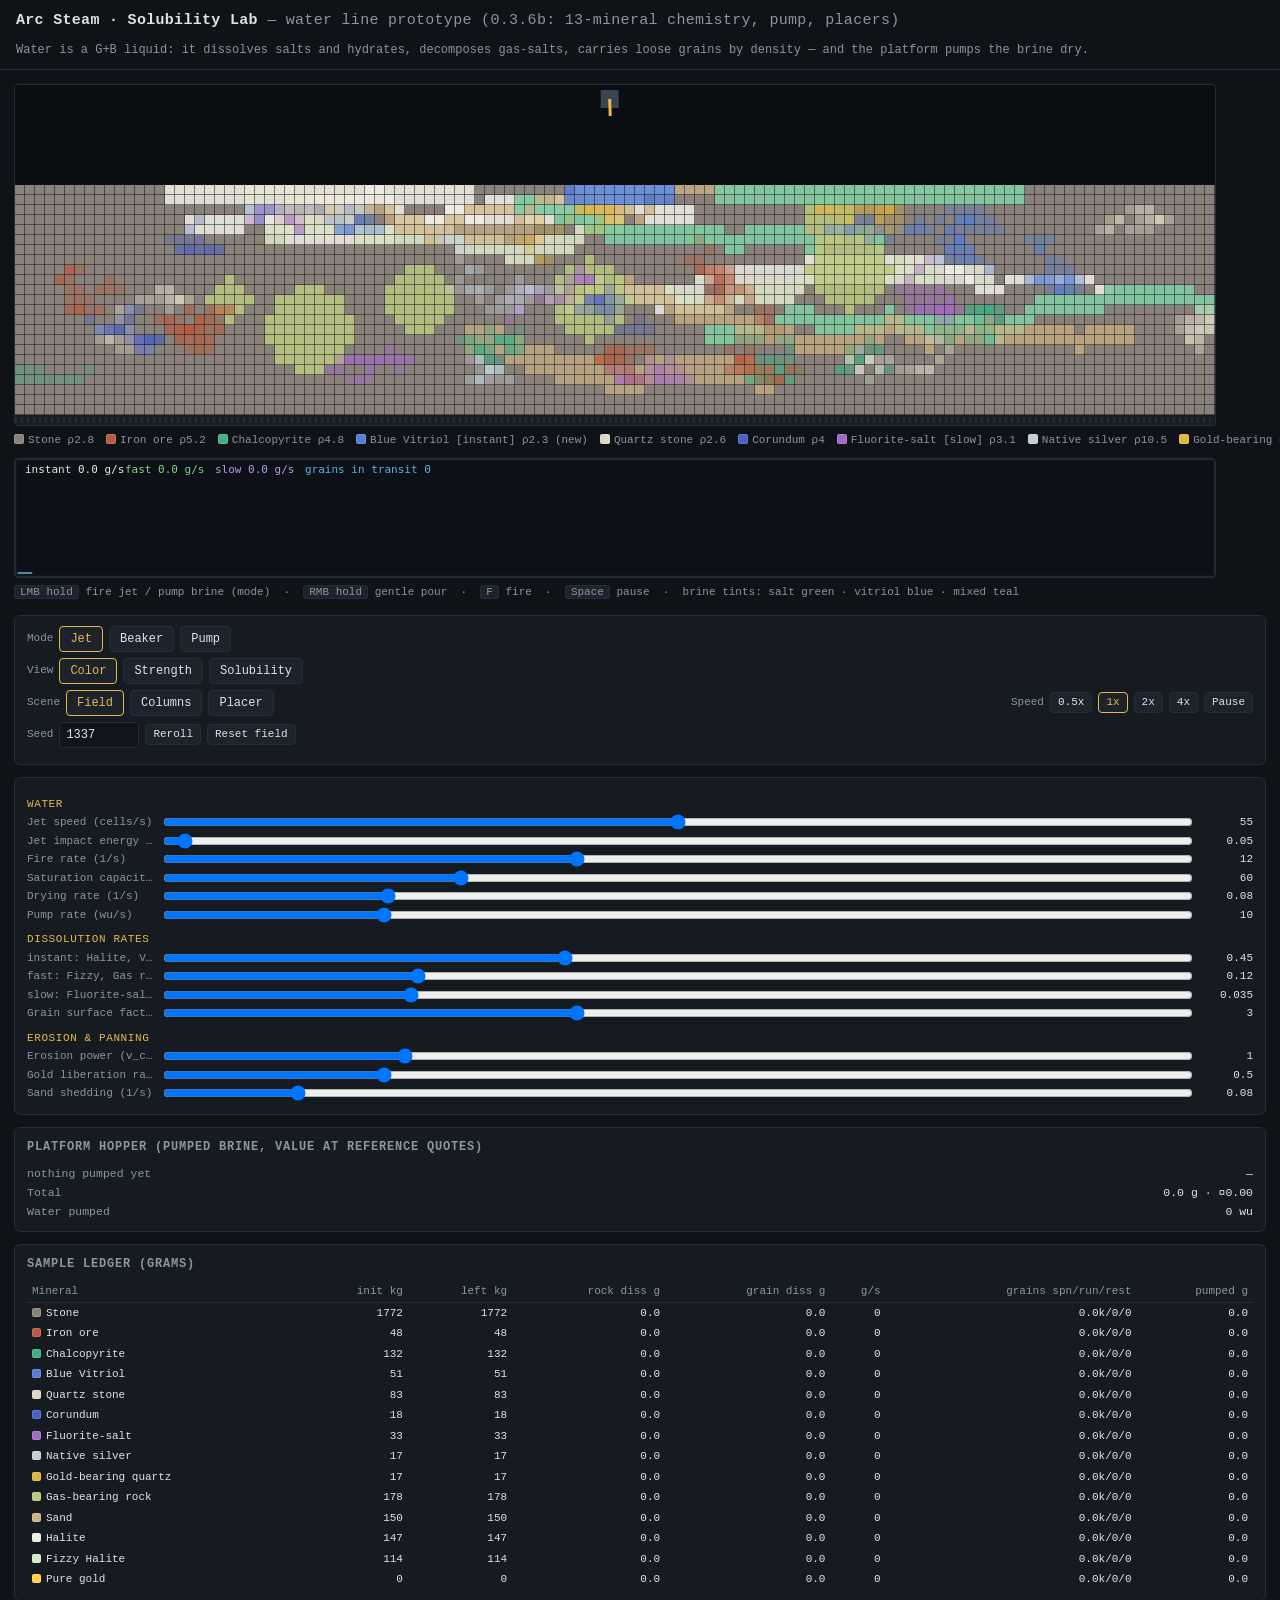
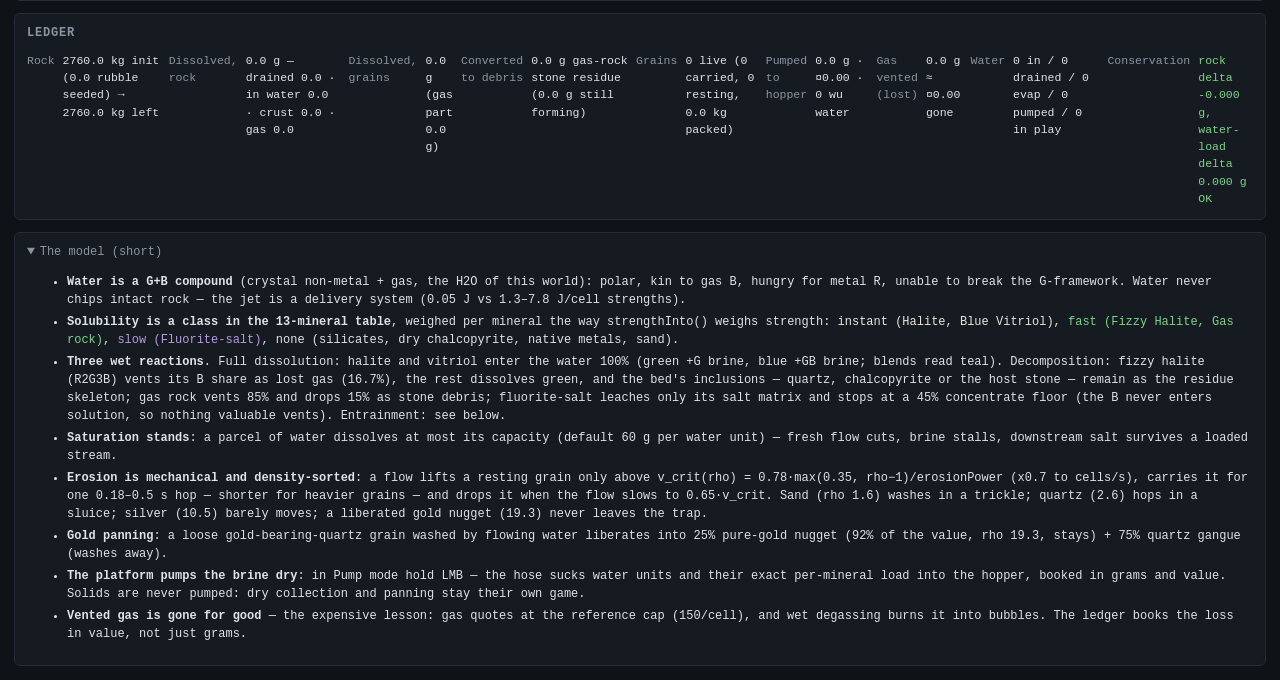
<file: prototypes/water-solubility-GLM53/solubility-lab-GLM53.html>
<!doctype html>
<html lang="en">
<head>
<meta charset="utf-8">
<meta name="viewport" content="width=device-width, initial-scale=1">
<title>Arc Steam — Solubility Lab (0.3.6b prototype)</title>
<style>
:root {
  --bg:#0f1216; --panel:#161b22; --line:#262d38; --text:#dfe3e8; --dim:#8b95a1;
  --water:#58b7d8; --accent:#e8b84b; --good:#7fd28a; --bad:#e07a6a;
}
* { box-sizing: border-box; }
body { margin:0; background:var(--bg); color:var(--text);
  font:13px/1.5 ui-monospace, SFMono-Regular, Menlo, Consolas, monospace; }
header { padding:10px 16px; border-bottom:1px solid var(--line);
  display:flex; flex-wrap:wrap; gap:8px 18px; align-items:baseline; }
h1 { font-size:15px; margin:0; font-weight:600; letter-spacing:.3px; }
h1 .tag { color:var(--dim); font-weight:400; }
.subtitle { color:var(--dim); font-size:12px; }
main { display:flex; flex-wrap:wrap; gap:14px; padding:14px; align-items:flex-start; }
#stage { flex:0 0 auto; }
canvas { display:block; background:#0b0e11; border:1px solid var(--line); border-radius:4px; }
#field { cursor:crosshair; }
.hint { color:var(--dim); font-size:11px; margin-top:6px; }
#legend { display:flex; flex-wrap:wrap; gap:4px 12px; margin-top:6px; font-size:11px; color:var(--dim); }
#legend .sw { display:inline-block; width:10px; height:10px; border-radius:2px;
  vertical-align:-1px; margin-right:4px; border:1px solid rgba(255,255,255,.15); }
aside { width:400px; flex:1 1 400px; display:flex; flex-direction:column; gap:12px; min-width:340px; }
.panel { background:var(--panel); border:1px solid var(--line); border-radius:6px; padding:10px 12px; }
.panel h2 { font-size:12px; margin:0 0 8px; color:var(--dim); font-weight:600;
  text-transform:uppercase; letter-spacing:.8px; }
.row { display:flex; flex-wrap:wrap; gap:6px; align-items:center; margin-bottom:6px; }
.btn { background:#1d232c; color:var(--text); border:1px solid var(--line); border-radius:4px;
  padding:3px 10px; font:inherit; font-size:12px; cursor:pointer; }
.btn:hover { border-color:#3a4553; background:#232b36; }
.btn.on { border-color:var(--accent); color:var(--accent); }
.btn.small { padding:1px 7px; font-size:11px; }
label.inline { color:var(--dim); font-size:11px; }
input[type=text] { width:80px; background:#10151b; color:var(--text); border:1px solid var(--line);
  border-radius:4px; padding:3px 6px; font:inherit; font-size:12px; }
.sl { display:grid; grid-template-columns: 128px 1fr 52px; gap:4px 8px; align-items:center; margin:2px 0; }
.sl label { font-size:11px; color:var(--dim); white-space:nowrap; overflow:hidden; text-overflow:ellipsis; }
.sl input[type=range] { width:100%; margin:0; }
.sl .val { font-size:11px; text-align:right; color:var(--text); }
.slgroup { margin:8px 0 2px; font-size:11px; color:var(--accent); text-transform:uppercase; letter-spacing:.6px; }
table { border-collapse:collapse; width:100%; font-size:11px; }
th, td { padding:2px 5px; text-align:right; white-space:nowrap; }
th { color:var(--dim); font-weight:500; border-bottom:1px solid var(--line); }
td:first-child, th:first-child { text-align:left; }
td .sw { display:inline-block; width:9px; height:9px; border-radius:2px; vertical-align:-1px; margin-right:5px; border:1px solid rgba(255,255,255,.15); }
.ledger div { display:flex; justify-content:space-between; gap:8px; font-size:11.5px; padding:1px 0; }
.ledger .k { color:var(--dim); }
.ledger .ok { color:var(--good); }
.ledger .bad { color:var(--bad); }
details summary { cursor:pointer; color:var(--dim); font-size:12px; }
details p { font-size:12px; color:var(--text); }
details code { color:var(--accent); }
kbd { background:#1d232c; border:1px solid var(--line); border-radius:3px; padding:0 5px; font-size:11px; }
.model-txt { font-size:12px; }
.model-txt li { margin-bottom:4px; }
.model-txt .cls-instant { color:#eae6da; }
.model-txt .cls-fast { color:var(--good); }
.model-txt .cls-slow { color:#b89ae0; }
</style>
</head>
<body>
<header>
  <h1>Arc Steam · Solubility Lab <span class="tag">— water line prototype (0.3.6b: 13-mineral chemistry, pump, placers)</span></h1>
  <div class="subtitle">Water is a G+B liquid: it dissolves salts and hydrates, decomposes gas-salts, carries loose grains by density — and the platform pumps the brine dry.</div>
</header>
<main>
  <section id="stage">
    <canvas id="field" width="1200" height="340"></canvas>
    <div id="legend"></div>
    <canvas id="chart" width="1200" height="118" style="margin-top:10px"></canvas>
    <div class="hint">
      <kbd>LMB hold</kbd> fire jet / pump brine (mode) &nbsp;·&nbsp; <kbd>RMB hold</kbd> gentle pour &nbsp;·&nbsp;
      <kbd>F</kbd> fire &nbsp;·&nbsp; <kbd>Space</kbd> pause &nbsp;·&nbsp; brine tints: salt green · vitriol blue · mixed teal
    </div>
  </section>
  <aside>
    <div class="panel">
      <div class="row">
        <label class="inline">Mode</label>
        <button class="btn on" id="modeJet">Jet</button>
        <button class="btn" id="modeBeaker">Beaker</button>
        <button class="btn" id="modePump">Pump</button>
        <button class="btn" id="btnFill" style="display:none">Fill</button>
        <button class="btn" id="btnDrain" style="display:none">Drain</button>
      </div>
      <div class="row">
        <label class="inline">View</label>
        <button class="btn on" id="viewColor">Color</button>
        <button class="btn" id="viewStrength">Strength</button>
        <button class="btn" id="viewSol">Solubility</button>
      </div>
      <div class="row">
        <label class="inline">Scene</label>
        <button class="btn on" id="sceneField">Field</button>
        <button class="btn" id="sceneColumns">Columns</button>
        <button class="btn" id="scenePlacer">Placer</button>
        <button class="btn on" id="btnFeed" style="display:none">Feed</button>
        <span style="flex:1"></span>
        <label class="inline">Speed</label>
        <button class="btn small" data-speed="0.5">0.5x</button>
        <button class="btn small on" data-speed="1">1x</button>
        <button class="btn small" data-speed="2">2x</button>
        <button class="btn small" data-speed="4">4x</button>
        <button class="btn small" id="btnPause">Pause</button>
      </div>
      <div class="row">
        <label class="inline">Seed</label>
        <input type="text" id="seedInput" value="1337">
        <button class="btn small" id="btnReroll">Reroll</button>
        <button class="btn small" id="btnReset">Reset field</button>
      </div>
    </div>

    <div class="panel" id="controls"></div>

    <div class="panel">
      <h2>Platform hopper (pumped brine, value at reference quotes)</h2>
      <div class="ledger" id="hopperBody"></div>
    </div>

    <div class="panel">
      <h2>Sample ledger (grams)</h2>
      <table id="statsTable"></table>
    </div>

    <div class="panel ledger" id="ledgerPanel">
      <h2>Ledger</h2>
      <div id="ledgerBody"></div>
    </div>

    <details class="panel" open>
      <summary>The model (short)</summary>
      <div class="model-txt">
        <ul>
          <li><b>Water is a G+B compound</b> (crystal non-metal + gas, the H2O of this world): polar, kin to gas B, hungry for metal R, unable to break the G-framework. Water never chips intact rock — the jet is a delivery system (0.05 J vs 1.3–7.8 J/cell strengths).</li>
          <li><b>Solubility is a class in the 13-mineral table</b>, weighed per mineral the way strengthInto() weighs strength:
            <span class="cls-instant">instant (Halite, Blue Vitriol)</span>,
            <span class="cls-fast">fast (Fizzy Halite, Gas rock)</span>,
            <span class="cls-slow">slow (Fluorite-salt)</span>, none (silicates, dry chalcopyrite, native metals, sand).</li>
          <li><b>Three wet reactions</b>. Full dissolution: halite and vitriol enter the water 100% (green +G brine, blue +GB brine; blends read teal). Decomposition: fizzy halite (R2G3B) vents its B share as lost gas (16.7%), the rest dissolves green, and the bed's inclusions — quartz, chalcopyrite or the host stone — remain as the residue skeleton; gas rock vents 85% and drops 15% as stone debris; fluorite-salt leaches only its salt matrix and stops at a 45% concentrate floor (the B never enters solution, so nothing valuable vents). Entrainment: see below.</li>
          <li><b>Saturation stands</b>: a parcel of water dissolves at most its capacity (default 60 g per water unit) — fresh flow cuts, brine stalls, downstream salt survives a loaded stream.</li>
          <li><b>Erosion is mechanical and density-sorted</b>: a flow lifts a resting grain only above v_crit(rho) = 0.78·max(0.35, rho−1)/erosionPower (x0.7 to cells/s), carries it for one 0.18–0.5 s hop — shorter for heavier grains — and drops it when the flow slows to 0.65·v_crit. Sand (rho 1.6) washes in a trickle; quartz (2.6) hops in a sluice; silver (10.5) barely moves; a liberated gold nugget (19.3) never leaves the trap.</li>
          <li><b>Gold panning</b>: a loose gold-bearing-quartz grain washed by flowing water liberates into 25% pure-gold nugget (92% of the value, rho 19.3, stays) + 75% quartz gangue (washes away).</li>
          <li><b>The platform pumps the brine dry</b>: in Pump mode hold LMB — the hose sucks water units and their exact per-mineral load into the hopper, booked in grams and value. Solids are never pumped: dry collection and panning stay their own game.</li>
          <li><b>Vented gas is gone for good</b> — the expensive lesson: gas quotes at the reference cap (150/cell), and wet degassing burns it into bubbles. The ledger books the loss in value, not just grams.</li>
        </ul>
      </div>
    </details>
  </aside>
</main>

<script>
(function () {
'use strict';
// ============================================================================
// Solubility lab 0.3.6b for the water gun line. Single file, no deps, repo
// style. The mineral table follows 0.3.6-Solubility-plan.md section 4.1 (13
// formation minerals: chalcopyrite split into a dry half and Blue Vitriol,
// plus Halite in HHL and Fizzy Halite in HHH) with the reaction splits fixed
// per the review: fizzy vents exactly its B share (R2G3B -> 16.7%), gas rock
// vents 85% and drops 15% as stone debris, fluorite leaches to a 45%
// concentrate floor, and saturation (60 g/wu) is kept. The cell model mirrors
// rock-materials.js: strengthInto(mix), debrisLimit 0.8. Erosion is the
// Shields-style saltation of plan section 7. Everything books to the gram.
// ============================================================================
const COLS = 120, ROWS = 34, CELL_PX = 10;
const ROCK_TOP = 10;               // rows 0..9 open air, 10..32 rock, 33 drain
const DRAIN_ROW = ROWS - 1;
const M_PER_CELL = 1000;           // grams of rock in a full cell
const DEBRIS_LIMIT = 0.8;          // J/cell, from rock-materials.js
const GRAVITY = 55;                // cells/s^2 for water and grains
const DT = 1 / 60;

// --- mineral table: repo order + plan 4.1 rows; `rho` is specific gravity,
// `price` the reference quote per full cell (measured on the real geology,
// 8 seeds x 192x120, target cell value 12.5), `dye` the brine tint. Reaction
// splits: ventF (lost gas), residueF (re-materialised solid), brine = rest.
const ANY = Object.freeze([0, 1]);
const mineralTable = [
  { id:'stone', name:'Stone', symbol:'St', analog:'mixed silicate host', host:true,
    r:ANY, g:ANY, b:ANY, rarity:'host', strength:4.2, growth:120, color:[138,130,122],
    demandPeriod:380, demandDepth:0.30, demandMean:1, sol:'none', rho:2.8, price:2.90 },
  { id:'iron', name:'Iron ore', symbol:'Fe', analog:'Fe2O3',
    r:[0.28,0.99], g:[0.00,0.54], b:[0.00,0.63], rarity:'common', strength:5.4, growth:220,
    color:[184,91,64], demandPeriod:220, demandDepth:0.35, demandMean:1, sol:'none', rho:5.2, price:5.01 },
  { id:'copper', name:'Chalcopyrite', symbol:'Cu', analog:'CuFeS2 (dry sulfide)',
    r:[0.31,0.79], g:[0.02,0.38], b:[0.18,0.46], rarity:'uncommon', strength:4.8, growth:140,
    color:[65,174,133], demandPeriod:130, demandDepth:0.55, demandMean:1, sol:'none', rho:4.8, price:27.23 },
  { id:'vitriol', name:'Blue Vitriol', symbol:'Vi', analog:'CuSO4·5H2O hydrate',
    r:[0.42,0.78], g:[0.06,0.36], b:[0.54,0.78], rarity:'uncommon', strength:1.8, growth:140,
    color:[86,126,214], demandPeriod:130, demandDepth:0.55, demandMean:1, sol:'instant', rho:2.3,
    price:22.04, dye:[70,120,235] },
  { id:'quartz', name:'Quartz stone', symbol:'Si', analog:'SiO2',
    r:[0.00,0.48], g:[0.23,0.87], b:[0.00,0.56], rarity:'common', strength:6.0, growth:70,
    color:[222,216,198], demandPeriod:340, demandDepth:0.32, demandMean:1, sol:'none', rho:2.6, price:5.21 },
  { id:'corundum', name:'Corundum', symbol:'Al', analog:'Al2O3',
    r:[0.10,0.40], g:[0.70,0.95], b:[0.05,0.30], rarity:'rare', strength:7.8, growth:40,
    color:[74,96,196], demandPeriod:200, demandDepth:0.40, demandMean:1, sol:'none', rho:4.0, price:38.87 },
  { id:'fluorite', name:'Fluorite-salt', symbol:'Fl', analog:'CaF2·NaCl leachable matrix',
    r:[0.07,0.38], g:[0.11,0.54], b:[0.62,0.98], rarity:'uncommon', strength:3.0, growth:45,
    color:[163,106,196], demandPeriod:150, demandDepth:0.60, demandMean:1, sol:'slow', rho:3.1,
    price:12.23, dye:[110,190,90], leach:0.45 },
  { id:'silver', name:'Native silver', symbol:'Ag', analog:'native Ag',
    r:[0.67,0.96], g:[0.26,0.55], b:[0.04,0.33], rarity:'rare', strength:3.5, growth:180,
    color:[196,206,216], demandPeriod:180, demandDepth:0.50, demandMean:1, sol:'none', rho:10.5, price:44.65 },
  { id:'gold', name:'Gold-bearing quartz', symbol:'Au', analog:'Au in SiO2 gangue',
    r:[0.82,0.98], g:[0.06,0.26], b:[0.42,0.66], rarity:'very rare', strength:3.4, growth:60,
    color:[224,180,62], demandPeriod:420, demandDepth:0.35, demandMean:1, sol:'none', rho:5.6, price:147.35 },
  { id:'gas', name:'Gas-bearing rock', symbol:'Gb', analog:'volatile inclusions',
    r:[0.00,0.20], g:[0.00,0.20], b:[0.80,1.00], rarity:'uncommon', strength:0.8, growth:20,
    color:[188,200,130], demandPeriod:120, demandDepth:0.60, demandMean:1, sol:'fast', rho:1.2,
    price:150.00, ventF:0.85, residueF:0.15 },
  { id:'sand', name:'Sand', symbol:'Sd', analog:'loose quartz grains',
    r:[0.02,0.38], g:[0.28,0.68], b:[0.25,0.55], rarity:'filler', strength:0.5, growth:10,
    color:[206,178,132], demandPeriod:300, demandDepth:0.30, demandMean:0.03, sol:'none', rho:1.6, price:0.87 },
  // The plan's new salts, in the measured-empty HHL and HHH octants.
  { id:'halite', name:'Halite', symbol:'Ha', analog:'NaCl (R·G salt)',
    r:[0.62,0.92], g:[0.68,0.96], b:[0.04,0.34], rarity:'uncommon', strength:1.6, growth:24,
    color:[240,238,228], demandPeriod:260, demandDepth:0.35, demandMean:0.15, sol:'instant',
    rho:2.2, price:2.52, dye:[46,198,130] },
  { id:'fizzy', name:'Fizzy Halite', symbol:'Fz', analog:'R2G3B gas-salt',
    r:[0.64,0.94], g:[0.68,0.96], b:[0.68,0.96], rarity:'uncommon', strength:1.3, growth:20,
    color:[212,236,196], demandPeriod:200, demandDepth:0.40, demandMean:0.2, sol:'fast',
    rho:1.9, price:3.65, ventF:0.167, dye:[92,210,120] },
  // Not a formation mineral: only liberated from gold-quartz grains by washing.
  { id:'nugget', name:'Pure gold', symbol:'Au+', analog:'liberated native Au', gen:false,
    r:ANY, g:ANY, b:ANY, rarity:'very rare', strength:3.0, growth:0,
    color:[255,208,64], demandPeriod:420, demandDepth:0.35, demandMean:1, sol:'none', rho:19.3,
    price:541.85 }
];
const M = mineralTable.length;
const IDX = {};
for (let m = 0; m < M; m++) IDX[mineralTable[m].id] = m;
const SOLUBLE = [IDX.halite, IDX.vitriol, IDX.fizzy, IDX.gas, IDX.fluorite];
const FORMATION = [];
for (let m = 0; m < M; m++) if (mineralTable[m].gen !== false) FORMATION.push(m);
let maxStrength = 0;
for (let m = 0; m < M; m++) if (mineralTable[m].strength > maxStrength) maxStrength = mineralTable[m].strength;

// --- tunables (all live-editable through the sliders) ----------------------
const tuning = {
  jetSpeed: 55,        // cells/s
  jetEnergy: 0.05,     // J per droplet impact (stone is 4.2 J/cell)
  fireRate: 12,        // droplets/s
  satCap: 60,          // grams a unit of water can hold before it stalls
  wetDecay: 0.08,      // wetness lost per second
  pumpRate: 10,        // water units/s the platform hose sucks
  rateInstant: 0.45,   // mass fraction/s at full wetness in fresh water
  rateFast: 0.12,
  rateSlow: 0.035,
  grainFactor: 3,      // grains have more surface: rate multiplier
  erosionPower: 1,     // divides every v_crit: the sluice's strength
  sandShed: 0.08,      // wet sand mass fraction/s shed as grains
  liberate: 0.5        // gold-quartz liberation progress/s at full wash
};
function clsRate(cls) {
  if (cls === 'instant') return tuning.rateInstant;
  if (cls === 'fast') return tuning.rateFast;
  if (cls === 'slow') return tuning.rateSlow;
  return 0;
}
const CLS_COLOR = { instant:'#eae6da', fast:'#7fd28a', slow:'#b89ae0' };
// Shields-style pickup threshold, plan section 7.1, scaled x0.7 m/s -> cells/s.
function vCrit(m) {
  const rho = mineralTable[m].rho;
  return 0.7 * 0.78 / Math.max(0.05, tuning.erosionPower) * Math.max(0.35, rho - 1);
}

// --- seeded RNG --------------------------------------------------------------
function mulberry32(seed) {
  let a = seed >>> 0;
  return function () {
    a |= 0; a = (a + 0x6D2B79F5) | 0;
    let t = Math.imul(a ^ (a >>> 15), 1 | a);
    t = (t + Math.imul(t ^ (t >>> 7), 61 | t)) ^ t;
    return ((t ^ (t >>> 14)) >>> 0) / 4294967296;
  };
}
let rng = mulberry32(1337);

// --- field ------------------------------------------------------------------
const NC = COLS * ROWS;
const mix = new Float64Array(NC * M);      // remaining mass fractions per mineral (sum <= 1)
const damage = new Float32Array(NC);       // J booked by impacts (the chip path)
const wet = new Float32Array(NC);
const crust = new Float32Array(NC);        // grams precipitated back onto the cell
const bubbleAcc = new Float32Array(NC);
const residueAcc = new Float32Array(NC);   // grams of re-materialised debris waiting to spawn
const leachFloor = new Float32Array(NC);   // fluorite fraction that never dissolves (concentrate)
const wetList = [];                        // indices of cells with wet > 0
const dirty = new Set();                   // cells touched this tick (collapse check)
let stats = null;

function cellIndex(c, r) { return r * COLS + c; }
function massFrac(idx) {
  let s = 0; const o = idx * M;
  for (let m = 0; m < M; m++) s += mix[o + m];
  return s;
}
function strengthInto(idx) {
  let v = 0; const o = idx * M;
  for (let m = 0; m < M; m++) v += mix[o + m] * mineralTable[m].strength;
  return v;
}
function occupied(c, r) {
  if (c < 0 || c >= COLS || r >= ROWS) return true;   // walls and below-floor
  if (r < 0) return false;
  if (r === DRAIN_ROW) return true;                   // drain grate is solid
  return massFrac(cellIndex(c, r)) > 0.02;
}
function topSolidRow(c, fromRow) {
  for (let r = Math.max(0, fromRow | 0); r < ROWS; r++) if (occupied(c, r)) return r;
  return ROWS;
}
function freshStats() {
  return {
    initial: new Float64Array(M),
    dissolvedRock: new Float64Array(M),
    dissolvedGrain: new Float64Array(M),
    grainsSpawned: new Float64Array(M),
    waterFired: 0, waterOut: 0, loadOut: 0, precipitated: 0, gasReleased: 0,
    gasRock: 0, gasGrain: 0, sliver: 0, evapWater: 0, tapWater: 0,
    converted: 0, seeded: 0, gasLostValue: 0,
    liberated: 0, liberatedValue: 0, liberatedNuggetValue: 0,
    rateEma: { instant: 0, fast: 0, slow: 0 },
    tickDissolved: { instant: 0, fast: 0, slow: 0 },
    grainDissolvedNow: 0
  };
}
function clearParticles() {
  droplets.length = 0; flows.length = 0; grains.length = 0; bubbles.length = 0;
  packedSediment = 0;
  hopper.water = 0; hopper.loads.fill(0);
  pool.active = false; pool.filling = false; pool.draining = false;
  pool.level = ROWS; pool.target = ROWS; pool.volume = 0;
  pool.loads = new Float64Array(M);
  firing = false; pouring = false; pumping = false; fireAcc = 0; pourAcc = 0; feedAcc = 0;
}

// --- scene: field (the default world sample) ---------------------------------
function genFieldScene() {
  const midRow = (ROCK_TOP + DRAIN_ROW) >> 1;
  for (let r = ROCK_TOP; r < DRAIN_ROW; r++)
    for (let c = 0; c < COLS; c++) mix[cellIndex(c, r) * M + IDX.stone] = 1;
  const stain = function (c, r, m, w) {
    if (c < 0 || c >= COLS || r < ROCK_TOP || r >= DRAIN_ROW) return;
    const o = cellIndex(c, r) * M;
    mix[o + m] += w;
    let sum = 0;
    for (let k = 0; k < M; k++) sum += mix[o + k];
    for (let k = 0; k < M; k++) mix[o + k] /= sum;
  };
  const bed = function (m, count, wMin, wMax) {          // evaporite bed, may outcrop
    for (let n = 0; n < count; n++) {
      let r = ROCK_TOP + Math.floor(rng() * (DRAIN_ROW - ROCK_TOP - 6));
      let c = Math.floor(rng() * (COLS - 30));
      const len = 28 + Math.floor(rng() * 30), th = 1 + Math.floor(rng() * 2.4);
      const w = wMin + rng() * (wMax - wMin);
      for (let i = 0; i < len; i++, c++) {
        if (rng() < 0.22) r += rng() < 0.5 ? -1 : 1;
        for (let t = 0; t < th; t++) stain(c, r + t, m, w);
      }
    }
  };
  // Fizzy beds: the salt matrix plus bedded inclusions (quartz or dry
  // chalcopyrite) — leaching the salt leaves the inclusion skeleton.
  const bedFizzy = function (inc, count) {
    for (let n = 0; n < count; n++) {
      let r = ROCK_TOP + Math.floor(rng() * (DRAIN_ROW - ROCK_TOP - 6));
      let c = Math.floor(rng() * (COLS - 30));
      const len = 28 + Math.floor(rng() * 30), th = 1 + Math.floor(rng() * 2.4);
      const w = 3.5 + rng() * 3.5, iw = 0.7 + rng() * 0.6;
      for (let i = 0; i < len; i++, c++) {
        if (rng() < 0.22) r += rng() < 0.5 ? -1 : 1;
        for (let t = 0; t < th; t++) { stain(c, r + t, IDX.fizzy, w); stain(c, r + t, inc, iw); }
      }
    }
  };
  const walk = function (m, count, w, rLo, rHi) {        // diagonal vein, depth-gated
    const lo = rLo === undefined ? ROCK_TOP + 2 : rLo;
    const hi = rHi === undefined ? DRAIN_ROW - 4 : rHi;
    for (let n = 0; n < count; n++) {
      let c = Math.floor(rng() * COLS), r = lo + Math.floor(rng() * Math.max(1, hi - lo));
      const len = 18 + Math.floor(rng() * 22);
      for (let i = 0; i < len; i++) {
        c += rng() < 0.5 ? -1 : 1; r += rng() < 0.42 ? (rng() < 0.5 ? -1 : 1) : 0;
        r = Math.max(lo, Math.min(hi, r));
        stain(c, r, m, w * (0.7 + rng() * 0.5));
      }
    }
  };
  const blob = function (m, count, wMin, wMax) {              // gas pockets
    for (let n = 0; n < count; n++) {
      const cx = 4 + Math.floor(rng() * (COLS - 8));
      const cy = ROCK_TOP + 3 + Math.floor(rng() * (DRAIN_ROW - ROCK_TOP - 6));
      const rad = 2 + rng() * 2.4;
      const w = wMin + rng() * (wMax - wMin);
      for (let dc = -4; dc <= 4; dc++) for (let dr = -4; dr <= 4; dr++) {
        if (dc * dc + dr * dr <= rad * rad) stain(cx + dc, cy + dr, m, w);
      }
    }
  };
  // Seam weights are absolute mass added against the stone host (1.0), so a
  // weight of 3.5-8 leaves the soluble mineral at 75-89% of the cell: strong
  // enough to hold at its own strength, weak enough that leaching the binder
  // drops the residue under debrisLimit and the skeleton crumbles to grains.
  bed(IDX.halite, 4, 3.5, 8.0);
  bedFizzy(IDX.quartz, 2);
  bedFizzy(IDX.copper, 2);
  bed(IDX.sand, 4, 1.8, 2.6);
  blob(IDX.gas, 6, 4.0, 6.5);
  walk(IDX.fluorite, 5, 0.55);
  // The element split: Blue Vitriol veins in the upper (oxidised) half,
  // dry Chalcopyrite in the lower half — one copper family, two gens.
  walk(IDX.vitriol, 5, 0.55, ROCK_TOP + 2, midRow - 1);
  walk(IDX.copper, 5, 0.50, midRow, DRAIN_ROW - 4);
  walk(IDX.iron, 6, 0.60); walk(IDX.quartz, 5, 0.55);
  walk(IDX.corundum, 3, 0.45); walk(IDX.silver, 3, 0.50); walk(IDX.gold, 2, 0.45);
  // Deterministic outcrops, so the three wet reactions always have a target
  // the jet can reach: a white halite band, a blue vitriol patch, and a
  // fizzy bed with bedded chalcopyrite inclusions (leach the salt, keep ore).
  for (let c = 15; c <= 45; c++) {
    stain(c, ROCK_TOP, IDX.halite, 6); stain(c, ROCK_TOP + 1, IDX.halite, 6);
  }
  for (let c = 55; c <= 65; c++) {
    stain(c, ROCK_TOP, IDX.vitriol, 5); stain(c, ROCK_TOP + 1, IDX.vitriol, 5);
  }
  for (let c = 70; c <= 100; c++) {
    stain(c, ROCK_TOP, IDX.fizzy, 5); stain(c, ROCK_TOP, IDX.copper, 1.0);
    stain(c, ROCK_TOP + 1, IDX.fizzy, 5); stain(c, ROCK_TOP + 1, IDX.copper, 1.0);
  }
}

// --- scene: columns (one pure column per formation mineral) ------------------
const COL_R0 = ROCK_TOP + 2, COL_H = 16;
function genColumnsScene() {
  const per = Math.floor((COLS - 8) / FORMATION.length);
  for (let i = 0; i < FORMATION.length; i++) {
    const m = FORMATION[i];
    const c0 = 4 + i * per;
    for (let c = c0; c < c0 + per - 1; c++) {
      for (let r = COL_R0; r < COL_R0 + COL_H; r++) mix[cellIndex(c, r) * M + m] = 1;
    }
  }
}

// --- scene: placer (sloped sluice with pit traps and a wash feed) -------------
let feedOn = true;
function genPlacerScene() {
  // a steady downhill grade (one step per 8 columns) keeps the wash moving
  // right; three pit traps sit below the grade line, where the flow churns
  // and drops its load - the heavy concentrate stays, the light gangue washes on
  const slopeTop = function (c) {
    return 12 + Math.floor(c / 8) +
      (((c >= 30 && c <= 33) || (c >= 60 && c <= 63) || (c >= 90 && c <= 93)) ? 2 : 0);
  };
  for (let c = 0; c < COLS; c++) {
    const top = slopeTop(c);
    for (let r = top; r < DRAIN_ROW; r++) mix[cellIndex(c, r) * M + IDX.stone] = 1;
  }
  // rubble pile on the upper slope: quartz + sand gangue, gold-quartz ore, some iron
  const pile = [[IDX.quartz, 90, 30, 60], [IDX.sand, 50, 25, 45], [IDX.gold, 30, 35, 70], [IDX.iron, 12, 40, 70]];
  let seeded = 0;
  for (const p of pile) {
    for (let i = 0; i < p[1]; i++) {
      const mass = p[2] + rng() * (p[3] - p[2]);
      seeded += mass;
      spawnGrain(8 + rng() * 18, slopeTop(9) - 0.8 + rng() * 0.5, p[0], mass, 0, 0);
    }
  }
  stats.seeded = seeded;
}

// --- scene plumbing -----------------------------------------------------------
let scene = 'field';
function genScene(which, seed) {
  scene = which;
  rng = mulberry32(seed >>> 0);
  mix.fill(0); damage.fill(0); wet.fill(0); crust.fill(0); bubbleAcc.fill(0);
  residueAcc.fill(0); leachFloor.fill(0);
  inWet.fill(0); sandAcc.fill(0);
  wetList.length = 0; dirty.clear();
  stats = freshStats();
  clearParticles();
  if (scene === 'columns') genColumnsScene();
  else if (scene === 'placer') genPlacerScene();
  else genFieldScene();
  // fluorite leach floor: the concentrate fraction that never dissolves
  for (let idx = 0; idx < NC; idx++) {
    const o = idx * M;
    if (mix[o + IDX.fluorite] > 0.02) leachFloor[idx] = mix[o + IDX.fluorite] * mineralTable[IDX.fluorite].leach;
  }
  for (let idx = 0; idx < NC; idx++) {
    const o = idx * M;
    for (let m = 0; m < M; m++) stats.initial[m] += mix[o + m] * M_PER_CELL;
  }
}

// --- particle stores --------------------------------------------------------
const droplets = [];   // {x,y,vx,vy,vol,dead}
const flows = [];      // {x,y,vx,vy,vol,loads[M],age,dir,stuck,dead}
const grains = [];     // {x,y,vx,vy,m,mass,floor,carried,rest,gone,hop,lib,leached}
const bubbles = [];    // {x,y}
const pool = { active:false, level:ROWS, target:ROWS, volume:0, loads:new Float64Array(M) };
const hopper = { water:0, loads:new Float64Array(M) };   // the platform's dry end
let mode = 'jet';      // 'jet' | 'beaker' | 'pump'
let firing = false, pouring = false, pumping = false;
let aimX = 60, aimY = 20;                 // cursor in cell units
let fireAcc = 0, pourAcc = 0, feedAcc = 0;
// The nozzle rides the top of the chamber and slides toward the cursor's
// column (the platform-travel stand-in), so the whole field is in reach.
// In Pump mode the hose hangs from the same carriage down to the cursor.
const NOZZLE = { x: 2.2, y: 1.4 };
function moveNozzle(dt) {
  const target = Math.max(3, Math.min(COLS - 3, aimX));
  NOZZLE.x += (target - NOZZLE.x) * Math.min(1, 4 * dt);
}

function spawnDroplet(dx, dy, speed) {
  if (droplets.length > 500) return;
  droplets.push({ x: NOZZLE.x, y: NOZZLE.y, vx: dx * speed, vy: dy * speed, vol: 1, dead: false });
}
function aimDir() {
  let dx = aimX - NOZZLE.x, dy = aimY - NOZZLE.y;
  const len = Math.hypot(dx, dy) || 1;
  dx /= len; dy /= len;
  if (dy < 0.18) { dy = 0.18; dx = dx >= 0 ? Math.sqrt(1 - dy * dy) : -Math.sqrt(1 - dy * dy); }
  const ang = Math.atan2(dy, dx);
  const clamped = Math.max(Math.PI * 0.06, Math.min(Math.PI * 0.94, ang));
  return { dx: Math.cos(clamped), dy: Math.sin(clamped) };
}
function spawnFlow(x, y, vx, vol) {
  if (flows.length > 700) return null;
  const f = { x, y, vx, vy: 0, vol, loads: new Float64Array(M), age: 0, dir: vx >= 0 ? 1 : -1, stuck: 0, dead: false };
  flows.push(f); return f;
}
function killFlow(f) { f.dead = true; }
function loadOf(carrier) {
  let s = 0;
  for (let m = 0; m < M; m++) s += carrier.loads[m];
  return s;
}

// --- the reaction bookkeeping -------------------------------------------------
// One dm leaving a solid splits exactly: ventF as lost gas (bubbles, value
// gone), residueF re-materialised as solid debris of the residue mineral,
// the rest as brine riding the carrier. Rock delta and the dissolved-stream
// delta both stay exact.
function bookDissolve(m, ventMass, brineMass, x, y, carrier, isGrain) {
  const min = mineralTable[m];
  if (carrier && brineMass > 0) carrier.loads[m] += brineMass;
  stats.tickDissolved[min.sol] += ventMass + brineMass;
  if (ventMass > 0) {
    stats.gasReleased += ventMass;
    if (isGrain) stats.gasGrain += ventMass; else stats.gasRock += ventMass;
    stats.gasLostValue += ventMass * min.price / 1000;      // the expensive lesson, in currency
    const cx = Math.max(0, Math.min(COLS - 1, x | 0)), cy = Math.max(0, Math.min(ROWS - 1, y | 0));
    const gi = cellIndex(cx, cy);
    bubbleAcc[gi] += ventMass;
    while (bubbleAcc[gi] > 70) {
      bubbleAcc[gi] -= 70;
      if (bubbles.length < 400) bubbles.push({ x: cx + 0.5, y: cy });
    }
  }
}
function flushResidue(idx) {
  const c = idx % COLS, r = (idx / COLS) | 0;
  while (residueAcc[idx] >= 30) {
    const g = Math.min(30 + rng() * 25, residueAcc[idx]);
    spawnGrain(c + 0.2 + rng() * 0.6, r + 0.3 + rng() * 0.4, IDX.stone, g, (rng() - 0.5) * 1.5, -0.3);
    residueAcc[idx] -= g;
  }
}
function reactSplit(m, dm, idx, x, y, carrier, isGrain) {
  const min = mineralTable[m];
  const ventMass = dm * (min.ventF || 0);
  const resMass = dm * (min.residueF || 0);
  const brineMass = dm - ventMass - resMass;
  if (isGrain) stats.dissolvedGrain[m] += ventMass + brineMass;
  else stats.dissolvedRock[m] += ventMass + brineMass;
  if (resMass > 0) {
    stats.converted += resMass;          // cell mass that became debris, not brine
    residueAcc[idx] += resMass;
    flushResidue(idx);
  }
  bookDissolve(m, ventMass, brineMass, x, y, carrier, isGrain);
}
function satMultOf(carrier) {
  if (!carrier) return 1;
  const v = carrier.vol !== undefined ? carrier.vol : carrier.volume;   // pool vs flow/droplet
  const cap = Math.max(0.01, v * tuning.satCap);
  return Math.max(0, 1 - loadOf(carrier) / cap);
}
// --- wetness bookkeeping ----------------------------------------------------
const inWet = new Uint8Array(NC);
const sandAcc = new Float32Array(NC);
function wetCell(idx, v) {
  if (!inWet[idx]) { inWet[idx] = 1; wetList.push(idx); }
  if (v > wet[idx]) wet[idx] = v;
}
function worthWetting(o) {
  for (let i = 0; i < SOLUBLE.length; i++) if (mix[o + SOLUBLE[i]] > 0.0004) return true;
  return mix[o + IDX.sand] > 0.02;
}

// --- grains -------------------------------------------------------------------
let packedSediment = 0;   // resting grain mass merged into the floor when the pool is full
function spawnGrain(x, y, m, mass, vx, vy) {
  if (mass <= 0) return;
  if (grains.length >= 3200) {           // pack the oldest resting grain into the floor
    let victim = -1;
    for (let i = 0; i < grains.length; i++) {
      const g = grains[i];
      if (g.rest && !g.carried) { victim = i; break; }
    }
    if (victim >= 0) {
      const g = grains[victim];
      const c = Math.max(0, Math.min(COLS - 1, g.x | 0));
      const sr = topSolidRow(c, Math.max(0, g.y | 0));
      if (sr < ROWS) crust[cellIndex(c, sr)] += g.mass;
      packedSediment += g.mass;
      grains[victim] = grains[grains.length - 1]; grains.pop();
    } else {
      const c = Math.max(0, Math.min(COLS - 1, x | 0));
      const sr = topSolidRow(c, Math.max(0, y | 0));
      if (sr < ROWS) crust[cellIndex(c, sr)] += mass;
      packedSediment += mass;
      stats.grainsSpawned[m] += mass;
      return;
    }
  }
  const min = mineralTable[m];
  grains.push({ x, y, vx, vy, m, mass,
    floor: min.id === 'fluorite' ? mass * min.leach : 0,   // the concentrate that never dissolves
    carried: null, rest: false, gone: false, hop: 0, lib: 0, leached: false });
  stats.grainsSpawned[m] += mass;
}
function sampleMineral(o, mf) {
  let acc = rng() * mf;
  for (let m = 0; m < M; m++) { acc -= mix[o + m]; if (acc <= 0) return m; }
  return IDX.stone;
}
function resetCell(idx) {
  const o = idx * M;
  for (let m = 0; m < M; m++) mix[o + m] = 0;
  damage[idx] = 0; wet[idx] = 0;
}
function collapseToGrains(idx) {
  const c = idx % COLS, r = (idx / COLS) | 0;
  const o = idx * M;
  const mf = massFrac(idx);
  const n = 5 + Math.floor(rng() * 7);
  const unit = (mf * M_PER_CELL) / n;
  for (let i = 0; i < n; i++) {
    const mass = i === n - 1 ? mf * M_PER_CELL - unit * (n - 1) : unit;
    if (mass <= 0) continue;
    spawnGrain(c + 0.2 + rng() * 0.6, r + 0.3 + rng() * 0.4,
      sampleMineral(o, mf), mass, (rng() - 0.5) * 2.5, (rng() - 0.5) * 1.2);
  }
}
function collapsePass() {
  for (const idx of dirty) {
    const o = idx * M;
    const mf = massFrac(idx);
    if (mf <= 0.0001) { resetCell(idx); continue; }
    if (mf <= 0.02) {
      let solFrac = 0;
      for (let i = 0; i < SOLUBLE.length; i++) solFrac += mix[o + SOLUBLE[i]];
      if (solFrac > 0.6 * mf) {
        // the tail of a dissolution front: finish it as dissolved mass
        for (let m = 0; m < M; m++) {
          if (mix[o + m] <= 0) continue;
          stats.dissolvedRock[m] += mix[o + m] * M_PER_CELL;
        }
        stats.sliver += mf * M_PER_CELL;
      } else {
        // undermined skeleton dust: one leftover grain
        spawnGrain((idx % COLS) + 0.5, ((idx / COLS) | 0) + 0.5, sampleMineral(o, mf), mf * M_PER_CELL, 0, 0);
      }
      resetCell(idx);
      continue;
    }
    if (strengthInto(idx) - damage[idx] < DEBRIS_LIMIT) {
      collapseToGrains(idx);
      resetCell(idx);
    }
  }
  dirty.clear();
}

// --- dissolution core ---------------------------------------------------------
function dissolveCell(idx, carrier, dt) {
  const o = idx * M;
  const w = wet[idx];
  if (w <= 0) return;
  const sat = satMultOf(carrier);
  if (sat <= 0) return;
  const c = idx % COLS, r = (idx / COLS) | 0;
  for (let i = 0; i < SOLUBLE.length; i++) {
    const m = SOLUBLE[i];
    const f = mix[o + m];
    if (f <= 0.0004) continue;
    let dm = M_PER_CELL * f * clsRate(mineralTable[m].sol) * w * sat * dt;
    if (m === IDX.fluorite) {
      // leach floor: only the salt matrix goes, the B-rich concentrate stays
      const avail = (f - leachFloor[idx]) * M_PER_CELL;
      if (avail <= 4) continue;
      if (dm > avail) dm = avail;
    }
    if (dm >= M_PER_CELL * f) dm = M_PER_CELL * f;
    mix[o + m] -= dm / M_PER_CELL;
    reactSplit(m, dm, idx, c, r, carrier, false);
    dirty.add(idx);
  }
}
// Wet sand lets go of grains: the erosion source, no chemistry involved.
function shedSand(idx, dt) {
  const o = idx * M;
  const fs = mix[o + IDX.sand];
  if (fs <= 0.004 || wet[idx] <= 0) return;
  const frac = Math.min(fs, tuning.sandShed * wet[idx] * dt);
  sandAcc[idx] += frac * M_PER_CELL;
  while (sandAcc[idx] >= 30 && mix[o + IDX.sand] > 0.004) {
    const g = Math.min(30 + rng() * 25, mix[o + IDX.sand] * M_PER_CELL);
    spawnGrain((idx % COLS) + 0.2 + rng() * 0.6, ((idx / COLS) | 0) + 0.5,
      IDX.sand, g, (rng() - 0.5) * 1.6, -0.4);
    mix[o + IDX.sand] -= g / M_PER_CELL;
    sandAcc[idx] -= g;
  }
  if (mix[o + IDX.sand] <= 0.004) sandAcc[idx] = 0;
  dirty.add(idx);
}

// --- droplets -----------------------------------------------------------------
function stepDroplets(dt) {
  for (let i = droplets.length - 1; i >= 0; i--) {
    const d = droplets[i];
    if (d.dead) { droplets[i] = droplets[droplets.length - 1]; droplets.pop(); continue; }
    let hit = false;
    const hs = dt / 2;
    for (let s = 0; s < 2 && !hit; s++) {
      d.vy += GRAVITY * hs;
      d.x += d.vx * hs; d.y += d.vy * hs;
      if (d.x < 0.15) { d.x = 0.15; d.vx = Math.abs(d.vx); }
      if (d.x > COLS - 0.15) { d.x = COLS - 0.15; d.vx = -Math.abs(d.vx); }
      if (pool.active && d.y >= pool.level) {           // joins the pool, stirs it
        pool.level = Math.max(0.5, pool.level - d.vol / (COLS * 0.4));
        stirPool(d.x, d.y);
        hit = true; break;
      }
      if (d.y >= DRAIN_ROW) {
        stats.waterOut += d.vol;
        hit = true; break;
      }
      const c = d.x | 0, r = d.y | 0;
      if (r >= 0 && r < ROWS && occupied(c, r) && r !== DRAIN_ROW) {
        const idx = cellIndex(c, r);
        damage[idx] += tuning.jetEnergy;                // the weak chip path
        wetCell(idx, Math.min(1, wet[idx] + 0.55));
        dirty.add(idx);
        const o = idx * M;
        if (mix[o + IDX.sand] > 0.4) {                  // loose grains fly off a sand hit
          const g = Math.min(25 + rng() * 35, mix[o + IDX.sand] * M_PER_CELL);
          spawnGrain(d.x, r - 0.6, IDX.sand, g, (rng() - 0.5) * 4, -1.5);
          mix[o + IDX.sand] -= g / M_PER_CELL;
        }
        if (r - 1 < 0 || !occupied(c, r - 1)) {         // splash into surface flows
          const n = 2 + (rng() < 0.5 ? 1 : 0);
          for (let k = 0; k < n; k++) spawnFlow(d.x, r - 0.6, (rng() - 0.5) * 7, d.vol / n);
        }
        hit = true; break;
      }
    }
    if (hit) { droplets[i] = droplets[droplets.length - 1]; droplets.pop(); }
  }
}
function stirPool(x, y) {
  for (const g of grains) {
    if (g.gone) continue;
    const dist = Math.hypot(g.x - x, g.y - y);
    if (dist < 3) {
      const push = 2.6 * (1 - dist / 3);
      g.vx += (g.x - x) / (dist + 0.01) * push;
      g.vy -= 0.8 * (1 - dist / 3);
      g.rest = false;
    }
  }
}

// --- surface water ------------------------------------------------------------
function buildGrainGrid() {
  const grid = new Map();
  for (const g of grains) {
    if (g.gone || !g.rest || g.carried) continue;
    const key = (g.y | 0) * COLS + (g.x | 0);
    let arr = grid.get(key);
    if (!arr) { arr = []; grid.set(key, arr); }
    arr.push(g);
  }
  return grid;
}
function compactFlows() {
  for (let i = flows.length - 1; i >= 0; i--) {
    if (flows[i].dead) { flows[i] = flows[flows.length - 1]; flows.pop(); }
  }
}
function stepFlows(dt) {
  // merge pass: one parcel of water per cell
  const byCell = new Map();
  for (const f of flows) {
    if (f.dead) continue;
    const key = (f.y | 0) * COLS + (f.x | 0);
    const other = byCell.get(key);
    if (other) {
      other.vol += f.vol;
      for (let m = 0; m < M; m++) other.loads[m] += f.loads[m];
      f.dead = true;
    }
    else byCell.set(key, f);
  }
  compactFlows();
  const grainGrid = buildGrainGrid();

  for (const f of flows) {
    if (f.dead) continue;
    f.age += dt;
    f.vol *= Math.max(0, 1 - 0.022 * dt);               // slow evaporation
    if (f.vol < 0.05) {                                  // dried out: the load precipitates as crust
      const c = Math.max(0, Math.min(COLS - 1, f.x | 0));
      const sr = topSolidRow(c, Math.max(0, f.y | 0));
      const l = loadOf(f);
      if (sr < ROWS) crust[cellIndex(c, sr)] += l;
      stats.precipitated += l; stats.evapWater += f.vol;
      f.dead = true; continue;
    }
    if (pool.active && f.y >= pool.level) {
      pool.level = Math.max(0.5, pool.level - f.vol / (COLS * 0.4));
      for (let m = 0; m < M; m++) pool.loads[m] += f.loads[m];
      f.dead = true; continue;
    }
    const c = Math.max(0, Math.min(COLS - 1, f.x | 0));
    const sr = topSolidRow(c, Math.max(0, f.y | 0));
    if (sr === DRAIN_ROW) {                              // reached the floor grate
      stats.waterOut += f.vol; stats.loadOut += loadOf(f);
      f.dead = true; continue;
    }
    if (sr >= ROWS) {                                    // free fall
      f.vy += GRAVITY * dt;
      f.y += f.vy * dt; f.x += f.vx * dt * 0.4;
      if (f.y >= DRAIN_ROW) { stats.waterOut += f.vol; stats.loadOut += loadOf(f); f.dead = true; }
      continue;
    }
    if (sr > f.y + 1.05) {                               // falling toward a surface below
      f.vy += GRAVITY * dt;
      f.y = Math.min(sr - 0.5, f.y + f.vy * dt);
      continue;
    }
    // riding a surface
    f.y = sr - 0.5; f.vy = 0;
    const sL = topSolidRow(c - 1, sr - 1), sR = topSolidRow(c + 1, sr - 1);
    const canL = sL >= sr, canR = sR >= sr;
    if (!canL && !canR) {
      f.stuck += dt; f.vx = 0;                           // puddle: keeps eating the cell below
    } else {
      let dir;
      if (canL && canR) dir = sR === sL ? f.dir : (sR > sL ? 1 : -1);
      else dir = canL ? -1 : 1;
      f.dir = dir; f.stuck = 0;
      const drop = (dir > 0 ? sR : sL) - sr;
      f.vx = dir * (5.5 + Math.min(4, Math.max(0, drop) * 2.2));
      const nx = f.x + f.vx * dt;
      if (nx < 0.3 || nx > COLS - 0.3) { f.vx = 0; f.stuck += dt; }
      else f.x = nx;
    }
    const sc = Math.max(0, Math.min(COLS - 1, f.x | 0));
    const srow = topSolidRow(sc, Math.max(0, f.y | 0));
    if (srow < ROWS && srow !== DRAIN_ROW) {
      const idx = cellIndex(sc, srow);
      wetCell(idx, 1);
      dirty.add(idx);
      dissolveCell(idx, f, dt);
      shedSand(idx, dt);
    }
    // entrain resting grains: the mechanical, reversible process.
    // Pickup needs speed > v_crit(rho), rolls a per-second chance, and the
    // ride is one short hop - lighter grains hop longer, so a sluice sorts.
    const speed = Math.hypot(f.vx, f.vy);
    if (speed > 0.5) {
      const gc = f.x | 0, gr = f.y | 0;
      for (let dc = -1; dc <= 1; dc++) for (let dr = -1; dr <= 1; dr++) {
        const arr = grainGrid.get((gr + dr) * COLS + (gc + dc));
        if (!arr) continue;
        for (const g of arr) {
          if (!g.rest || g.carried || g.gone) continue;
          if (Math.hypot(g.x - f.x, g.y - f.y) > 1.6) continue;
          const vc = vCrit(g.m);
          if (speed > vc && rng() < Math.min(1, 3.8 * (speed / vc - 1) * dt)) {
            g.carried = f; g.rest = false;
            const rho = mineralTable[g.m].rho;
            g.hop = 0.50 - 0.32 * Math.min(1, (rho - 1) / 18.3);   // heavy grains hop shorter
            g.vy = -(0.45 + rng() * 0.9) * 0.7;                    // the lift impulse
          }
        }
      }
    }
  }
  compactFlows();
}

// --- the beaker ---------------------------------------------------------------
function stepPool(dt) {
  if (!pool.active) return;
  const rowsPerSec = ROWS / 2.5;
  if (pool.filling) {
    const newLevel = Math.max(pool.target, pool.level - rowsPerSec * dt);
    stats.tapWater += (pool.level - newLevel) * COLS * 0.4;
    pool.level = newLevel;
    if (pool.level <= pool.target + 1e-6) pool.filling = false;
  }
  if (pool.draining) {
    const newLevel = Math.min(ROWS - 0.4, pool.level + rowsPerSec * dt);
    const dV = Math.min(pool.volume, (newLevel - pool.level) * COLS * 0.4);
    const frac = pool.volume > 1e-6 ? Math.min(1, dV / pool.volume) : 1;
    stats.waterOut += dV; stats.loadOut += loadOf(pool) * frac;
    for (let m = 0; m < M; m++) pool.loads[m] *= (1 - frac);
    pool.volume -= dV;
    pool.level = newLevel;
    if (pool.level >= ROWS - 0.4) {
      pool.draining = false; pool.active = false;
      stats.waterOut += pool.volume; stats.loadOut += loadOf(pool);
      pool.volume = 0; pool.loads.fill(0); pool.level = ROWS;
    }
  }
  pool.volume = Math.max(0.01, (ROWS - pool.level) * COLS * 0.4);
  const r0 = Math.max(ROCK_TOP, Math.ceil(pool.level));
  for (let r = r0; r < DRAIN_ROW; r++) {
    const rowOff = r * COLS;
    for (let c = 0; c < COLS; c++) {
      const idx = rowOff + c, o = idx * M;
      if (!worthWetting(o)) continue;
      wetCell(idx, 1); dirty.add(idx);
      dissolveCell(idx, pool, dt);
      shedSand(idx, dt);
    }
  }
}

// --- grains -------------------------------------------------------------------
function grainDissolve(g, carrier, dt) {
  const min = mineralTable[g.m];
  if (g.leached) return;
  let dm = g.mass * clsRate(min.sol) * tuning.grainFactor * satMultOf(carrier) * dt;
  if (min.id === 'fluorite') {
    // the grain leaches down to its concentrate floor, then survives
    const avail = g.mass - g.floor;
    if (avail <= 5) { g.leached = true; return; }
    if (dm > avail) dm = avail;
  } else if (dm > g.mass - 5) dm = g.mass - 5;
  if (dm <= 0) return;
  g.mass -= dm;
  const c = Math.max(0, Math.min(COLS - 1, g.x | 0)), r = Math.max(0, Math.min(ROWS - 1, g.y | 0));
  const idx = cellIndex(c, r);
  reactSplit(g.m, dm, idx, g.x, g.y, carrier, true);
  if (g.mass <= 5 && min.id !== 'fluorite') {            // fully dissolved
    reactSplit(g.m, g.mass, idx, g.x, g.y, carrier, true);
    g.mass = 0; g.gone = true;
  }
}
function stepGrains(dt) {
  for (let i = grains.length - 1; i >= 0; i--) {
    const g = grains[i];
    if (g.gone) { grains[i] = grains[grains.length - 1]; grains.pop(); continue; }
    const min = mineralTable[g.m];
    // gold panning: a loose gold-quartz grain under an active wash liberates
    if (g.m === IDX.gold) {
      const wash = g.carried ? Math.hypot(g.carried.vx, g.carried.vy)
        : (pool.active && g.y >= pool.level ? 0.9 : 0);
      if (wash > 0.6) {
        g.lib += tuning.liberate * Math.min(2.2, wash) * dt;
        if (g.lib >= 1) {
          const m0 = g.mass;
          stats.liberated++;
          stats.liberatedValue += m0 * min.price / 1000;
          stats.liberatedNuggetValue += m0 * 0.25 * mineralTable[IDX.nugget].price / 1000;
          spawnGrain(g.x, g.y, IDX.nugget, m0 * 0.25, g.vx * 0.2, 0);   // heavy: stays in the trap
          spawnGrain(g.x, g.y, IDX.quartz, m0 * 0.75, g.vx * 0.8, 0);   // light: washes away
          g.gone = true;
          grains[i] = grains[grains.length - 1]; grains.pop();
          continue;
        }
      }
    }
    if (g.carried) {
      const c = g.carried;
      const sp = Math.hypot(c.vx, c.vy);
      g.hop -= dt;
      if (c.dead || c.vol < 0.06 || g.hop <= 0 || sp < 0.65 * vCrit(g.m)) {
        g.carried = null; g.vx = c.dead ? g.vx * 0.5 : c.vx * 0.4; g.vy = 0;
      } else {
        const rho = min.rho;
        g.x += c.vx * dt;
        g.y += (c.vy + (1 - 1 / rho) * 2.2) * dt;        // carried, but still sinking by buoyancy
        g.vx = c.vx; g.vy = c.vy;
        if (min.sol !== 'none') grainDissolve(g, c, dt);  // chemical contact persists while carried
        if (g.gone) { grains[i] = grains[grains.length - 1]; grains.pop(); continue; }
        if ((pool.active && g.y >= pool.level) ||
            (g.x >= 0 && g.x < COLS && g.y >= 0 && occupied(g.x | 0, g.y | 0))) {
          g.carried = null; g.vy = 0;
        }
        continue;
      }
    }
    if (g.rest) {
      // a resting grain inside the pool keeps dissolving (it is submerged)
      if (pool.active && g.y >= pool.level && min.sol !== 'none') {
        grainDissolve(g, pool, dt);
        if (g.gone) { grains[i] = grains[grains.length - 1]; grains.pop(); }
      }
      continue;
    }
    const submerged = pool.active && g.y >= pool.level;
    if (submerged) {
      g.vy = Math.min(g.vy + 25 * dt, 4.5);
      g.vx *= Math.max(0, 1 - 3 * dt);
      if (min.sol !== 'none') grainDissolve(g, pool, dt);
      if (g.gone) { grains[i] = grains[grains.length - 1]; grains.pop(); continue; }
    } else {
      g.vy += 70 * dt;
      g.vx *= Math.max(0, 1 - 1.5 * dt);
    }
    g.x += g.vx * dt; g.y += g.vy * dt;
    if (g.x < 0.2) { g.x = 0.2; g.vx = 0; }
    if (g.x > COLS - 0.2) { g.x = COLS - 0.2; g.vx = 0; }
    const c = Math.max(0, Math.min(COLS - 1, g.x | 0)), r = g.y | 0;
    if (r >= DRAIN_ROW || (r >= 0 && occupied(c, r))) {
      g.y = Math.max(0, r) - 0.5;
      g.vy = 0; g.vx *= 0.35;
      if (Math.abs(g.vx) < 0.25) { g.rest = true; g.vx = 0; }
    }
    if (g.y < 0) { g.y = 0; g.vy = 0; }
  }
}

// --- bubbles ------------------------------------------------------------------
function stepBubbles(dt) {
  for (let i = bubbles.length - 1; i >= 0; i--) {
    const b = bubbles[i];
    b.y -= 6 * dt;
    b.x += Math.sin(b.y * 1.7) * 0.5 * dt;
    if (b.y < 0.6 || (pool.active && b.y <= pool.level + 0.2)) {
      bubbles[i] = bubbles[bubbles.length - 1]; bubbles.pop();
    }
  }
}

// --- the platform pump ----------------------------------------------------------
// The under-platform suction: swallow droplets whole, take a proportional cut
// of every surface parcel in reach, and if the head is under the pool's
// surface, a proportional cut of the well-mixed pool. Solute leaves the water
// for the hopper exactly; the water is spent (v1: unlimited tank).
function stepPump(dt) {
  if (mode !== 'pump' || !pumping) return;
  const px = aimX, py = aimY, R = 2.8;
  let budget = tuning.pumpRate * dt;
  for (const d of droplets) {
    if (d.dead || budget <= 0) continue;
    if (Math.hypot(d.x - px, d.y - py) <= R) { hopper.water += d.vol; budget -= d.vol; d.dead = true; }
  }
  for (const f of flows) {
    if (f.dead || budget <= 0.001) continue;
    if (Math.hypot(f.x - px, f.y - py) > R || f.vol <= 0.02) continue;
    const take = Math.min(f.vol, budget);
    const k = take / f.vol;
    for (let m = 0; m < M; m++) { hopper.loads[m] += f.loads[m] * k; f.loads[m] *= (1 - k); }
    hopper.water += take; f.vol -= take; budget -= take;
    if (f.vol < 0.05) {                                   // sucked dry: leftovers crust out
      const c = Math.max(0, Math.min(COLS - 1, f.x | 0));
      const sr = topSolidRow(c, Math.max(0, f.y | 0));
      const l = loadOf(f);
      if (sr < ROWS) crust[cellIndex(c, sr)] += l;
      stats.precipitated += l; stats.evapWater += f.vol;
      f.vol = 0; f.dead = true;
    }
  }
  if (pool.active && budget > 0.001 && py >= pool.level) {
    const dV = Math.min(budget, pool.volume);
    const frac = pool.volume > 1e-6 ? dV / pool.volume : 1;
    for (let m = 0; m < M; m++) { hopper.loads[m] += pool.loads[m] * frac; pool.loads[m] *= (1 - frac); }
    pool.volume -= dV; hopper.water += dV;
    pool.level = Math.min(ROWS - 0.4, ROWS - pool.volume / (COLS * 0.4));
    if (pool.volume <= 0.5) {                             // the last of it goes to the hopper
      for (let m = 0; m < M; m++) { hopper.loads[m] += pool.loads[m]; pool.loads[m] = 0; }
      pool.active = false; pool.filling = false; pool.draining = false;
      pool.level = ROWS; pool.volume = 0; pool.target = ROWS;
    }
  }
}

// --- wetness decay ------------------------------------------------------------
function decayWet(dt) {
  for (let i = wetList.length - 1; i >= 0; i--) {
    const idx = wetList[i];
    wet[idx] -= tuning.wetDecay * dt;
    if (wet[idx] <= 0) {
      wet[idx] = 0; inWet[idx] = 0;
      wetList[i] = wetList[wetList.length - 1]; wetList.pop();
    }
  }
}

// --- one simulation tick --------------------------------------------------------
let simTime = 0;
function step(dt) {
  moveNozzle(dt);
  if (firing && mode === 'jet') {
    fireAcc += dt * tuning.fireRate;
    while (fireAcc >= 1) {
      fireAcc -= 1;
      const dir = aimDir();
      const ang = Math.atan2(dir.dy, dir.dx) + (rng() - 0.5) * 0.05;
      spawnDroplet(Math.cos(ang), Math.sin(ang), tuning.jetSpeed * (0.92 + rng() * 0.16));
      stats.waterFired += 1;
    }
  } else fireAcc = 0;
  if (pouring) {
    pourAcc += dt * 16;
    while (pourAcc >= 1) {
      pourAcc -= 1;
      if (droplets.length < 500) {
        droplets.push({ x: aimX + (rng() - 0.5) * 1.5, y: Math.max(0.5, aimY - 3),
          vx: (rng() - 0.5) * 2, vy: 1.2, vol: 0.5, dead: false });
        stats.waterFired += 0.5;
      }
    }
  } else pourAcc = 0;
  if (scene === 'placer' && feedOn) {                     // the sluice's wash feed
    feedAcc += dt * 26;
    while (feedAcc >= 1) {
      feedAcc -= 1;
      if (droplets.length < 500) {
        droplets.push({ x: 5 + (rng() - 0.5) * 1.2, y: 1.5, vx: 0.6 + rng() * 0.8, vy: 2, vol: 0.5, dead: false });
        stats.waterFired += 0.5;
      }
    }
  } else feedAcc = 0;
  stepDroplets(dt);
  stepFlows(dt);
  stepPool(dt);
  stepGrains(dt);
  stepBubbles(dt);
  stepPump(dt);
  decayWet(dt);
  collapsePass();
  const k = 1 - Math.exp(-dt / 2.5);
  for (const cls of ['instant', 'fast', 'slow']) {
    stats.rateEma[cls] += (stats.tickDissolved[cls] / dt - stats.rateEma[cls]) * k;
    stats.tickDissolved[cls] = 0;
  }
}

// --- rendering ------------------------------------------------------------------
const cv = document.getElementById('field');
const ctx = cv.getContext('2d');
let view = 'color';
let pointerOver = false;

// The brine's look: mass-weighted dye of everything in solution, with an
// opacity that follows concentration toward saturation.
function dyeOf(loads, vol) {
  let tot = 0, r = 0, g = 0, b = 0;
  for (let m = 0; m < M; m++) {
    const l = loads[m];
    if (l <= 0) continue;
    const dye = mineralTable[m].dye;
    if (!dye) continue;
    r += l * dye[0]; g += l * dye[1]; b += l * dye[2]; tot += l;
  }
  if (tot <= 0.01) return null;
  const conc = Math.min(1, tot / Math.max(0.02, vol * tuning.satCap));
  return { r: r / tot, g: g / tot, b: b / tot, conc: conc, load: tot };
}
function drawCell(idx, mf, x, y) {
  const o = idx * M;
  if (view === 'color') {
    const inv = 1 / mf;
    let cr = 0, cg = 0, cb = 0;
    for (let m = 0; m < M; m++) {
      const f = mix[o + m];
      if (f <= 0) continue;
      const t = mineralTable[m].color;
      cr += f * inv * t[0]; cg += f * inv * t[1]; cb += f * inv * t[2];
    }
    const damp = 0.55 + 0.45 * Math.min(1, mf);
    cr *= damp; cg *= damp; cb *= damp;
    const w = wet[idx];
    if (w > 0.02) {
      const a = 0.35 * w;
      cr = cr * (1 - a) + 46 * a; cg = cg * (1 - a) + 110 * a; cb = cb * (1 - a) + 158 * a;
    }
    ctx.fillStyle = 'rgb(' + (cr | 0) + ',' + (cg | 0) + ',' + (cb | 0) + ')';
  } else if (view === 'strength') {
    const eff = strengthInto(idx) - damage[idx];
    const t = Math.max(0, Math.min(1, eff / maxStrength));
    let r = 75 + t * 130, g = 45 + t * 125, b = 38 + t * 82;
    if (eff < DEBRIS_LIMIT) {
      const l = (Math.max(r, g, b) + Math.min(r, g, b)) * 0.45;
      r = l; g = l; b = l;
    }
    ctx.fillStyle = 'rgb(' + (r | 0) + ',' + (g | 0) + ',' + (b | 0) + ')';
  } else {                                            // solubility view
    let s = 0;
    for (let i = 0; i < SOLUBLE.length; i++) {
      const m = SOLUBLE[i];
      s += mix[o + m] * clsRate(mineralTable[m].sol);
    }
    const t = tuning.rateInstant > 0 ? Math.min(1, s / tuning.rateInstant) : 0;
    if (t <= 0.003) ctx.fillStyle = '#1b2027';
    else ctx.fillStyle = 'rgb(' + ((29 + t * 95) | 0) + ',' + ((58 + t * 130) | 0) + ',' + ((44 + t * 110) | 0) + ')';
  }
  ctx.fillRect(x, y, CELL_PX - 0.5, CELL_PX - 0.5);
  if (crust[idx] > 1) {                               // precipitated crust on live rock
    ctx.fillStyle = 'rgba(235,232,224,' + Math.min(0.5, crust[idx] / 600).toFixed(3) + ')';
    ctx.fillRect(x, y, CELL_PX - 0.5, 2);
  }
}
function drawNozzle() {
  const d = aimDir();
  ctx.fillStyle = '#3a4553';
  ctx.fillRect((NOZZLE.x - 0.9) * CELL_PX, (NOZZLE.y - 0.9) * CELL_PX, 18, 18);
  ctx.strokeStyle = '#e8b84b'; ctx.lineWidth = 3;
  ctx.beginPath();
  ctx.moveTo(NOZZLE.x * CELL_PX, NOZZLE.y * CELL_PX);
  ctx.lineTo((NOZZLE.x + d.dx * 1.7) * CELL_PX, (NOZZLE.y + d.dy * 1.7) * CELL_PX);
  ctx.stroke();
  if (pointerOver && mode === 'jet') {
    ctx.strokeStyle = 'rgba(232,184,75,0.4)'; ctx.lineWidth = 1;
    ctx.setLineDash([3, 6]);
    ctx.beginPath();
    ctx.moveTo((NOZZLE.x + d.dx * 2) * CELL_PX, (NOZZLE.y + d.dy * 2) * CELL_PX);
    ctx.lineTo((NOZZLE.x + d.dx * 16) * CELL_PX, (NOZZLE.y + d.dy * 16) * CELL_PX);
    ctx.stroke();
    ctx.setLineDash([]);
  }
}
function drawHose() {
  if (mode !== 'pump') return;
  ctx.strokeStyle = pumping ? '#e8b84b' : 'rgba(232,184,75,0.55)';
  ctx.lineWidth = 2;
  ctx.setLineDash(pumping ? [5, 4] : []);
  ctx.lineDashOffset = -simTime * 30;
  ctx.beginPath();
  ctx.moveTo(NOZZLE.x * CELL_PX, 0);
  ctx.lineTo(aimX * CELL_PX, aimY * CELL_PX);
  ctx.stroke();
  ctx.setLineDash([]);
  ctx.strokeStyle = 'rgba(232,184,75,0.3)'; ctx.lineWidth = 1;
  ctx.beginPath();
  ctx.arc(aimX * CELL_PX, aimY * CELL_PX, 2.8 * CELL_PX, 0, 6.2832);
  ctx.stroke();
}
function render() {
  ctx.fillStyle = '#0b0e11';
  ctx.fillRect(0, 0, cv.width, cv.height);
  ctx.fillStyle = '#171d24';
  ctx.fillRect(0, DRAIN_ROW * CELL_PX, cv.width, CELL_PX);
  ctx.fillStyle = '#232a33';
  for (let x = 0; x < cv.width; x += 6) ctx.fillRect(x, DRAIN_ROW * CELL_PX + 2, 2, CELL_PX - 4);
  for (let r = 0; r < ROWS; r++) {
    for (let c = 0; c < COLS; c++) {
      const idx = cellIndex(c, r);
      const mf = massFrac(idx);
      const x = c * CELL_PX, y = r * CELL_PX;
      if (mf <= 0.02) {
        if (r < DRAIN_ROW && wet[idx] > 0.02) {
          ctx.fillStyle = 'rgba(64,140,196,' + (0.12 * wet[idx]).toFixed(3) + ')';
          ctx.fillRect(x, y, CELL_PX, CELL_PX);
        }
        if (crust[idx] > 1) {
          ctx.fillStyle = 'rgba(235,232,224,' + Math.min(0.55, crust[idx] / 500).toFixed(3) + ')';
          ctx.fillRect(x, y + CELL_PX - 3, CELL_PX, 3);
        }
        continue;
      }
      drawCell(idx, mf, x, y);
    }
  }
  if (scene === 'columns') {                          // label every test column
    const per = Math.floor((COLS - 8) / FORMATION.length);
    ctx.font = '9px ui-monospace, Menlo, monospace';
    ctx.textAlign = 'center';
    for (let i = 0; i < FORMATION.length; i++) {
      const m = FORMATION[i];
      ctx.fillStyle = 'rgb(' + mineralTable[m].color.join(',') + ')';
      ctx.fillText(mineralTable[m].symbol, (4 + i * per + (per - 1) / 2) * CELL_PX, (COL_R0 - 0.7) * CELL_PX);
    }
    ctx.textAlign = 'left';
  }
  if (pool.active) {
    const py = pool.level * CELL_PX;
    const d = dyeOf(pool.loads, pool.volume);
    let cr = 64, cg = 140, cb = 196;
    if (d) { const k = 0.55 * d.conc; cr = cr * (1 - k) + d.r * k; cg = cg * (1 - k) + d.g * k; cb = cb * (1 - k) + d.b * k; }
    ctx.fillStyle = 'rgba(' + (cr | 0) + ',' + (cg | 0) + ',' + (cb | 0) + ',0.30)';
    ctx.fillRect(0, py, cv.width, cv.height - py);
    ctx.fillStyle = 'rgba(150,205,240,0.85)';
    ctx.fillRect(0, py, cv.width, 1.5);
  }
  for (const f of flows) {
    if (f.dead) continue;
    const d = dyeOf(f.loads, f.vol);
    let cr = 88, cg = 183, cb = 216;
    if (d) { const k = 0.8 * d.conc; cr = cr * (1 - k) + d.r * k; cg = cg * (1 - k) + d.g * k; cb = cb * (1 - k) + d.b * k; }
    ctx.fillStyle = 'rgba(' + (cr | 0) + ',' + (cg | 0) + ',' + (cb | 0) + ',0.85)';
    ctx.beginPath();
    ctx.arc(f.x * CELL_PX, f.y * CELL_PX, f.stuck > 0.3 ? 3.4 : 2.4, 0, 6.2832);
    ctx.fill();
  }
  ctx.fillStyle = '#9adcf2';
  for (const d of droplets) { if (!d.dead) ctx.fillRect(d.x * CELL_PX - 1.2, d.y * CELL_PX - 1.2, 2.4, 2.4); }
  for (const g of grains) {
    if (g.gone) continue;
    if (g.carried) {
      ctx.fillStyle = 'rgba(88,183,216,0.55)';
      ctx.fillRect(g.x * CELL_PX - 3, g.y * CELL_PX - 3, 6, 6);
    }
    const col = mineralTable[g.m].color;
    ctx.fillStyle = 'rgb(' + ((col[0] * 0.85) | 0) + ',' + ((col[1] * 0.85) | 0) + ',' + ((col[2] * 0.85) | 0) + ')';
    ctx.fillRect(g.x * CELL_PX - 1.1, g.y * CELL_PX - 1.1, 2.4, 2.4);
  }
  ctx.strokeStyle = 'rgba(215,240,252,0.9)'; ctx.lineWidth = 1;
  for (const b of bubbles) {
    ctx.beginPath();
    ctx.arc(b.x * CELL_PX, b.y * CELL_PX, 1.9, 0, 6.2832);
    ctx.stroke();
  }
  drawHose();
  drawNozzle();
}

// --- strip chart ------------------------------------------------------------------
const chartCv = document.getElementById('chart');
const chartCtx = chartCv.getContext('2d');
const CHART_SAMPLES = 244;
const chartData = { t: [], inst: [], fast: [], slow: [], transit: [] };
function sampleChart() {
  let transit = 0;
  for (const g of grains) if (g.carried && !g.gone) transit++;
  chartData.t.push(simTime);
  chartData.inst.push(stats.rateEma.instant);
  chartData.fast.push(stats.rateEma.fast);
  chartData.slow.push(stats.rateEma.slow);
  chartData.transit.push(transit);
  for (const k in chartData) if (chartData[k].length > CHART_SAMPLES) chartData[k].shift();
}
function drawChart() {
  const w = chartCv.width, h = chartCv.height;
  chartCtx.fillStyle = '#0d1117';
  chartCtx.fillRect(0, 0, w, h);
  chartCtx.strokeStyle = '#20262f';
  chartCtx.strokeRect(0.5, 0.5, w - 1, h - 1);
  const n = chartData.t.length;
  chartCtx.fillStyle = '#8b95a1';
  chartCtx.font = '11px ui-monospace, Menlo, monospace';
  if (n < 2) {
    chartCtx.fillText('dissolution rate (g/s, stacked by class) and grains in transit (line) - fire, fill or wash to gather data', 12, 20);
    return;
  }
  let yMax = 1, tMax = 1;
  for (let i = 0; i < n; i++) {
    yMax = Math.max(yMax, chartData.inst[i] + chartData.fast[i] + chartData.slow[i]);
    tMax = Math.max(tMax, chartData.transit[i]);
  }
  yMax *= 1.15; tMax *= 1.2;
  const bw = w / CHART_SAMPLES;
  const base = h - 4;
  for (let i = 0; i < n; i++) {
    const x = i * bw;
    let yS = (chartData.slow[i] / yMax) * (h - 8);
    let yF = (chartData.fast[i] / yMax) * (h - 8);
    let yI = (chartData.inst[i] / yMax) * (h - 8);
    chartCtx.fillStyle = 'rgba(184,154,224,0.75)';
    if (yS > 0) chartCtx.fillRect(x, base - yS, Math.max(1, bw - 0.5), yS);
    chartCtx.fillStyle = 'rgba(127,210,138,0.75)';
    if (yF > 0) chartCtx.fillRect(x, base - yS - yF, Math.max(1, bw - 0.5), yF);
    chartCtx.fillStyle = 'rgba(234,230,218,0.75)';
    if (yI > 0) chartCtx.fillRect(x, base - yS - yF - yI, Math.max(1, bw - 0.5), yI);
  }
  chartCtx.strokeStyle = '#58b7d8'; chartCtx.lineWidth = 1.5;
  chartCtx.beginPath();
  for (let i = 0; i < n; i++) {
    const x = i * bw + bw / 2;
    const y = h - 4 - (chartData.transit[i] / tMax) * (h - 8);
    if (i === 0) chartCtx.moveTo(x, y); else chartCtx.lineTo(x, y);
  }
  chartCtx.stroke();
  const li = chartData.inst[n - 1].toFixed(1), lf = chartData.fast[n - 1].toFixed(1);
  const ls = chartData.slow[n - 1].toFixed(1), lt = chartData.transit[n - 1];
  chartCtx.fillStyle = '#eae6da'; chartCtx.fillText('instant ' + li + ' g/s', 10, 14);
  chartCtx.fillStyle = '#7fd28a'; chartCtx.fillText('fast ' + lf + ' g/s', 110, 14);
  chartCtx.fillStyle = '#b89ae0'; chartCtx.fillText('slow ' + ls + ' g/s', 200, 14);
  chartCtx.fillStyle = '#58b7d8'; chartCtx.fillText('grains in transit ' + lt, 290, 14);
}

// --- UI ------------------------------------------------------------------------------
const SLIDERS = [
  ['Water', [
    ['jetSpeed', 'Jet speed (cells/s)', 20, 90, 1],
    ['jetEnergy', 'Jet impact energy (J)', 0.01, 3, 0.01],
    ['fireRate', 'Fire rate (1/s)', 4, 24, 1],
    ['satCap', 'Saturation capacity (g/wu)', 20, 160, 5],
    ['wetDecay', 'Drying rate (1/s)', 0.02, 0.3, 0.01],
    ['pumpRate', 'Pump rate (wu/s)', 2, 40, 1]
  ]],
  ['Dissolution rates', [
    ['rateInstant', 'instant: Halite, Vitriol (1/s)', 0.1, 1.0, 0.01],
    ['rateFast', 'fast: Fizzy, Gas rock (1/s)', 0.03, 0.4, 0.005],
    ['rateSlow', 'slow: Fluorite-salt (1/s)', 0.01, 0.12, 0.002],
    ['grainFactor', 'Grain surface factor (x)', 1, 6, 0.5]
  ]],
  ['Erosion & panning', [
    ['erosionPower', 'Erosion power (v_crit divide)', 0.4, 3, 0.05],
    ['liberate', 'Gold liberation rate (1/s)', 0.1, 2, 0.05],
    ['sandShed', 'Sand shedding (1/s)', 0.02, 0.5, 0.01]
  ]]
];
function buildControls() {
  const root = document.getElementById('controls');
  root.innerHTML = '';
  for (const [group, items] of SLIDERS) {
    const h = document.createElement('div');
    h.className = 'slgroup';
    h.textContent = group;
    root.appendChild(h);
    for (const [key, label, min, max, stepv] of items) {
      const row = document.createElement('div');
      row.className = 'sl';
      const lab = document.createElement('label');
      lab.textContent = label;
      lab.title = label;
      const inp = document.createElement('input');
      inp.type = 'range'; inp.min = min; inp.max = max; inp.step = stepv; inp.value = tuning[key];
      const val = document.createElement('span');
      val.className = 'val';
      val.textContent = tuning[key];
      inp.addEventListener('input', function () {
        tuning[key] = parseFloat(inp.value);
        val.textContent = inp.value;
      });
      row.appendChild(lab); row.appendChild(inp); row.appendChild(val);
      root.appendChild(row);
    }
  }
}
function buildLegend() {
  const el = document.getElementById('legend');
  el.innerHTML = '';
  for (const min of mineralTable) {
    if (min.gen === false) continue;                    // the nugget is a product, not a rock
    const s = document.createElement('span');
    const sw = document.createElement('span');
    sw.className = 'sw';
    sw.style.background = 'rgb(' + min.color.join(',') + ')';
    s.appendChild(sw);
    s.appendChild(document.createTextNode(min.name + (min.sol !== 'none' ? ' [' + min.sol + ']' : '') +
      ' \u03c1' + min.rho + (min.id === 'halite' || min.id === 'vitriol' || min.id === 'fizzy' ? ' (new)' : '')));
    el.appendChild(s);
  }
  const dye = document.createElement('span');
  dye.textContent = 'brine: green +G · blue +GB';
  el.appendChild(dye);
}
let statRows = null, ratePrev = null, ratePrevT = 0, rateEmaM = null;
function buildStatsTable() {
  const tbl = document.getElementById('statsTable');
  tbl.innerHTML = '<thead><tr><th>Mineral</th><th>init kg</th><th>left kg</th><th>rock diss g</th><th>grain diss g</th><th>g/s</th><th>grains spn/run/rest</th><th>pumped g</th></tr></thead>';
  statRows = [];
  for (let m = 0; m < M; m++) {
    const tr = document.createElement('tr');
    const cells = [];
    for (let k = 0; k < 8; k++) {
      const td = document.createElement('td');
      if (k === 0) {
        const sw = document.createElement('span');
        sw.className = 'sw';
        sw.style.background = 'rgb(' + mineralTable[m].color.join(',') + ')';
        td.appendChild(sw);
        td.appendChild(document.createTextNode(mineralTable[m].name));
      }
      tr.appendChild(td);
      cells.push(td);
    }
    tbl.appendChild(tr);
    statRows.push(cells);
  }
  ratePrev = new Float64Array(M);
  rateEmaM = new Float64Array(M);
}
function fmtG(v) {
  if (v >= 1000) return (v / 1000).toFixed(1) + 'k';
  return v >= 10 ? v.toFixed(0) : v.toFixed(1);
}
function fmtV(v) {
  return v >= 100 ? v.toFixed(0) : v >= 10 ? v.toFixed(1) : v.toFixed(2);
}
function updateStatsTable() {
  const leftByMin = new Float64Array(M);
  for (let idx = 0; idx < NC; idx++) {
    const o = idx * M;
    for (let m = 0; m < M; m++) leftByMin[m] += mix[o + m] * M_PER_CELL;
  }
  const counts = { spawned: new Float64Array(M), run: new Float64Array(M), rest: new Float64Array(M) };
  for (const g of grains) {
    if (g.gone) continue;
    if (g.carried) counts.run[g.m]++;
    else if (g.rest) counts.rest[g.m]++;
  }
  const dtWin = Math.max(0.001, simTime - ratePrevT);
  for (let m = 0; m < M; m++) {
    const cum = stats.dissolvedRock[m] + stats.dissolvedGrain[m];
    const rate = (cum - ratePrev[m]) / dtWin;
    rateEmaM[m] += (rate - rateEmaM[m]) * 0.35;
    ratePrev[m] = cum;
    const c = statRows[m];
    c[1].textContent = (stats.initial[m] / 1000).toFixed(0);
    c[2].textContent = (leftByMin[m] / 1000).toFixed(0);
    c[3].textContent = fmtG(stats.dissolvedRock[m]);
    c[4].textContent = fmtG(stats.dissolvedGrain[m]);
    c[5].textContent = rateEmaM[m] >= 0.05 ? rateEmaM[m].toFixed(1) : '0';
    c[6].textContent = (stats.grainsSpawned[m] / 1000).toFixed(1) + 'k/' + counts.run[m] + '/' + counts.rest[m];
    c[7].textContent = fmtG(hopper.loads[m]);
  }
  ratePrevT = simTime;
}
function hopperValue() {
  let v = 0;
  for (let m = 0; m < M; m++) v += hopper.loads[m] * mineralTable[m].price / 1000;
  return v;
}
// Residue mass waiting in the staging buffers: already off the rock, not yet
// a grain. The ledger counts it as solid mass on its way to debris.
function stagedResidue() {
  let s = 0;
  for (let idx = 0; idx < NC; idx++) s += residueAcc[idx];
  return s;
}
function updateHopper() {
  let html = '', tot = 0;
  for (let m = 0; m < M; m++) {
    const l = hopper.loads[m];
    if (l < 0.05) continue;
    tot += l;
    html += '<div><span class="k">' + mineralTable[m].name + '</span><span>' + fmtG(l) + ' g &middot; \u00a4' + fmtV(l * mineralTable[m].price / 1000) + '</span></div>';
  }
  if (!html) html = '<div><span class="k">nothing pumped yet</span><span>&mdash;</span></div>';
  html += '<div><span class="k">Total</span><span>' + fmtG(tot) + ' g &middot; \u00a4' + fmtV(hopperValue()) + '</span></div>';
  html += '<div><span class="k">Water pumped</span><span>' + hopper.water.toFixed(0) + ' wu</span></div>';
  document.getElementById('hopperBody').innerHTML = html;
}
function updateLedger() {
  let inWater = loadOf(pool), flowVol = 0, dropVol = 0;
  for (const f of flows) { if (!f.dead) { inWater += loadOf(f); flowVol += f.vol; } }
  for (const d of droplets) { if (!d.dead) dropVol += d.vol; }
  let gm = packedSediment, transit = 0, restg = 0;
  for (const g of grains) { if (!g.gone) { gm += g.mass; if (g.carried) transit++; else if (g.rest) restg++; } }
  let remaining = 0, dR = 0, dG = 0, init = 0;
  for (let idx = 0; idx < NC; idx++) {
    const o = idx * M;
    for (let m = 0; m < M; m++) remaining += mix[o + m];
  }
  remaining *= M_PER_CELL;
  for (let m = 0; m < M; m++) {
    dR += stats.dissolvedRock[m]; dG += stats.dissolvedGrain[m];
    init += stats.initial[m];
  }
  const hopperLoad = loadOf(hopper);
  const staged = stagedResidue();
  const delta = init + stats.seeded - remaining - dR - dG - gm - staged;
  const subDelta = dR + dG - stats.loadOut - inWater - stats.precipitated - stats.gasRock - stats.gasGrain - stats.sliver - hopperLoad;
  const ok = Math.abs(delta) < 0.5 && Math.abs(subDelta) < 0.5;
  const waterIn = stats.waterFired + stats.tapWater;
  const waterPlay = pool.volume + flowVol + dropVol;
  document.getElementById('ledgerBody').innerHTML =
    '<div><span class="k">Rock</span><span>' + ((init + stats.seeded) / 1000).toFixed(1) + ' kg init (' + (stats.seeded / 1000).toFixed(1) + ' rubble seeded) &rarr; ' + (remaining / 1000).toFixed(1) + ' kg left</span></div>' +
    '<div><span class="k">Dissolved, rock</span><span>' + fmtG(dR) + ' g &mdash; drained ' + fmtG(stats.loadOut) + ' · in water ' + fmtG(inWater) + ' · crust ' + fmtG(stats.precipitated) + ' · gas ' + fmtG(stats.gasRock) + '</span></div>' +
    '<div><span class="k">Dissolved, grains</span><span>' + fmtG(dG) + ' g (gas part ' + fmtG(stats.gasGrain) + ' g)</span></div>' +
    '<div><span class="k">Converted to debris</span><span>' + fmtG(stats.converted) + ' g gas-rock stone residue (' + fmtG(staged) + ' g still forming)</span></div>' +
    '<div><span class="k">Grains</span><span>' + grains.length + ' live (' + transit + ' carried, ' + restg + ' resting, ' + (packedSediment / 1000).toFixed(1) + ' kg packed)' + (stats.liberated ? ' · ' + stats.liberated + ' gold liberated' : '') + '</span></div>' +
    '<div><span class="k">Pumped to hopper</span><span>' + fmtG(hopperLoad) + ' g &middot; \u00a4' + fmtV(hopperValue()) + ' · ' + hopper.water.toFixed(0) + ' wu water</span></div>' +
    '<div><span class="k">Gas vented (lost)</span><span>' + fmtG(stats.gasReleased) + ' g &asymp; \u00a4' + fmtV(stats.gasLostValue) + ' gone</span></div>' +
    '<div><span class="k">Water</span><span>' + waterIn.toFixed(0) + ' in / ' + stats.waterOut.toFixed(0) + ' drained / ' + stats.evapWater.toFixed(0) + ' evap / ' + hopper.water.toFixed(0) + ' pumped / ' + waterPlay.toFixed(0) + ' in play</span></div>' +
    '<div><span class="k">Conservation</span><span class="' + (ok ? 'ok' : 'bad') + '">rock delta ' + delta.toFixed(3) + ' g, water-load delta ' + subDelta.toFixed(3) + ' g ' + (ok ? 'OK' : 'BROKEN') + '</span></div>';
}

// --- wiring ---------------------------------------------------------------------------
function setView(v) {
  view = v;
  for (const [id, val] of [['viewColor', 'color'], ['viewStrength', 'strength'], ['viewSol', 'solubility']]) {
    document.getElementById(id).classList.toggle('on', val === v);
  }
}
function setMode(m) {
  mode = m;
  firing = false; pumping = false;
  document.getElementById('modeJet').classList.toggle('on', m === 'jet');
  document.getElementById('modeBeaker').classList.toggle('on', m === 'beaker');
  document.getElementById('modePump').classList.toggle('on', m === 'pump');
  document.getElementById('btnFill').style.display = m === 'beaker' ? '' : 'none';
  document.getElementById('btnDrain').style.display = m === 'beaker' ? '' : 'none';
}
function setScene(s) {
  if (s === scene) return;
  scene = s;                                  // genScene/resetAll regenerate it
  document.getElementById('sceneField').classList.toggle('on', s === 'field');
  document.getElementById('sceneColumns').classList.toggle('on', s === 'columns');
  document.getElementById('scenePlacer').classList.toggle('on', s === 'placer');
  document.getElementById('btnFeed').style.display = s === 'placer' ? '' : 'none';
  resetAll(parseInt(document.getElementById('seedInput').value, 10) || 1337);
}
function resetAll(seed) {
  NOZZLE.x = 2.2;
  for (const k in chartData) chartData[k].length = 0;
  simTime = 0; ratePrevT = 0;
  genScene(scene, seed);
  buildStatsTable();
  updateStatsTable(); updateLedger(); updateHopper(); drawChart();
}
function wire() {
  cv.addEventListener('pointerdown', function (e) {
    cv.setPointerCapture(e.pointerId);
    aimX = e.offsetX / CELL_PX; aimY = e.offsetY / CELL_PX;
    if (e.button === 0) {
      if (mode === 'pump') pumping = true;
      else firing = true;
    }
    if (e.button === 2) pouring = true;
  });
  cv.addEventListener('pointermove', function (e) {
    pointerOver = true;
    aimX = e.offsetX / CELL_PX; aimY = e.offsetY / CELL_PX;
  });
  cv.addEventListener('pointerup', function () { firing = false; pouring = false; pumping = false; });
  cv.addEventListener('pointerleave', function () { pointerOver = false; firing = false; pouring = false; pumping = false; });
  cv.addEventListener('contextmenu', function (e) { e.preventDefault(); });
  window.addEventListener('keydown', function (e) {
    if (e.code === 'KeyF') firing = true;
    if (e.code === 'Space') { e.preventDefault(); togglePause(); }
  });
  window.addEventListener('keyup', function (e) { if (e.code === 'KeyF') firing = false; });

  document.getElementById('viewColor').onclick = function () { setView('color'); };
  document.getElementById('viewStrength').onclick = function () { setView('strength'); };
  document.getElementById('viewSol').onclick = function () { setView('solubility'); };
  document.getElementById('modeJet').onclick = function () { setMode('jet'); };
  document.getElementById('modeBeaker').onclick = function () { setMode('beaker'); };
  document.getElementById('modePump').onclick = function () { setMode('pump'); };
  document.getElementById('btnFill').onclick = function () {
    pool.active = true; pool.filling = true; pool.draining = false; pool.target = ROCK_TOP - 3;
  };
  document.getElementById('btnDrain').onclick = function () { pool.draining = true; pool.filling = false; };
  document.getElementById('sceneField').onclick = function () { setScene('field'); };
  document.getElementById('sceneColumns').onclick = function () { setScene('columns'); };
  document.getElementById('scenePlacer').onclick = function () { setScene('placer'); };
  document.getElementById('btnFeed').onclick = function () {
    feedOn = !feedOn;
    document.getElementById('btnFeed').classList.toggle('on', feedOn);
  };
  for (const b of document.querySelectorAll('[data-speed]')) {
    b.onclick = function () {
      speed = parseFloat(b.dataset.speed);
      for (const o of document.querySelectorAll('[data-speed]')) o.classList.toggle('on', o === b);
    };
  }
  document.getElementById('btnPause').onclick = togglePause;
  document.getElementById('btnReroll').onclick = function () {
    const s = 1 + Math.floor(Math.random() * 99999);
    document.getElementById('seedInput').value = s;
    resetAll(s);
  };
  document.getElementById('btnReset').onclick = function () {
    const s = parseInt(document.getElementById('seedInput').value, 10);
    resetAll(Number.isFinite(s) ? s : 1337);
  };
}
let paused = false, speed = 1;
function togglePause() {
  paused = !paused;
  document.getElementById('btnPause').classList.toggle('on', paused);
  document.getElementById('btnPause').textContent = paused ? 'Resume' : 'Pause';
}

// --- main loop ---------------------------------------------------------------------------
let lastFrame = performance.now(), uiAcc = 1, sampleAcc = 0, halfToggle = false;
function frame(now) {
  requestAnimationFrame(frame);
  const real = Math.min(0.05, (now - lastFrame) / 1000);
  lastFrame = now;
  if (!paused) {
    let steps;
    if (speed === 0.5) { halfToggle = !halfToggle; steps = halfToggle ? 1 : 0; }
    else steps = speed;
    for (let i = 0; i < steps; i++) {
      step(DT);
      simTime += DT;
      sampleAcc += DT;
      if (sampleAcc >= 0.25) { sampleAcc = 0; sampleChart(); }
    }
  }
  render();
  uiAcc += real;
  if (uiAcc >= 0.25) {
    uiAcc = 0;
    updateStatsTable();
    updateLedger();
    updateHopper();
    drawChart();
  }
}

// --- probe handle (headless tests) --------------------------------------------------------
window.__lab = {
  version: '0.3.6b-solubility-lab',
  tuning: tuning,
  snapshot: function () {
    let inWater = loadOf(pool), flowVol = 0;
    for (const f of flows) { if (!f.dead) { inWater += loadOf(f); flowVol += f.vol; } }
    let transit = 0, restg = 0, gm = packedSediment;
    for (const g of grains) {
      if (g.gone) continue;
      gm += g.mass;
      if (g.carried) transit++; else if (g.rest) restg++;
    }
    let remaining = 0, dR = 0, dG = 0, init = 0;
    for (let idx = 0; idx < NC; idx++) {
      const o = idx * M;
      for (let m = 0; m < M; m++) remaining += mix[o + m];
    }
    remaining *= M_PER_CELL;
    for (let m = 0; m < M; m++) {
      dR += stats.dissolvedRock[m]; dG += stats.dissolvedGrain[m]; init += stats.initial[m];
    }
    const hopperLoad = loadOf(hopper);
    const staged = stagedResidue();
    return {
      scene: scene, mode: mode, paused: paused, poolLevel: +pool.level.toFixed(2),
      waterFired: +stats.waterFired.toFixed(1), waterOut: +stats.waterOut.toFixed(1),
      loadOut: +stats.loadOut.toFixed(1), inWaterLoad: +inWater.toFixed(1),
      precipitated: +stats.precipitated.toFixed(1), gasReleased: +stats.gasReleased.toFixed(1),
      gasLostValue: +stats.gasLostValue.toFixed(2),
      dissolvedRock: +dR.toFixed(1), dissolvedGrain: +dG.toFixed(1),
      converted: +stats.converted.toFixed(1), liberated: stats.liberated,
      hopperLoad: +hopperLoad.toFixed(1), hopperValue: +hopperValue().toFixed(2),
      hopperWater: +hopper.water.toFixed(1),
      grainsTotal: grains.length, grainsTransit: transit, grainsRest: restg,
      flows: flows.length, droplets: droplets.length, bubbles: bubbles.length,
      rockLeftKg: +(remaining / 1000).toFixed(2), rockInitKg: +((init + stats.seeded) / 1000).toFixed(2),
      delta: +(init + stats.seeded - remaining - dR - dG - gm - staged).toFixed(3),
      rateEma: { instant: +stats.rateEma.instant.toFixed(2), fast: +stats.rateEma.fast.toFixed(2), slow: +stats.rateEma.slow.toFixed(2) }
    };
  },
  step: function (n) { for (let i = 0; i < n; i++) { step(DT); simTime += DT; } render(); },
  fill: function () { pool.active = true; pool.filling = true; pool.target = ROCK_TOP - 3; },
  drain: function () { pool.draining = true; },
  setFiring: function (v) { firing = !!v; },
  setPouring: function (v) { pouring = !!v; },
  setPumping: function (v) { pumping = !!v; },
  setFeed: function (v) { feedOn = !!v; document.getElementById('btnFeed').classList.toggle('on', feedOn); },
  aim: function (x, y) { aimX = x; aimY = y; },
  // scripted probes need a target: the n-th cell whose share of a mineral
  // clears the threshold, topmost first (a surface the jet can actually hit)
  find: function (id, n, threshold) {
    const m = IDX[id]; const want = n || 0; const th = threshold || 0.5;
    let seen = 0;
    for (let r = ROCK_TOP; r < DRAIN_ROW; r++) {
      for (let c = 0; c < COLS; c++) {
        if (mix[cellIndex(c, r) * M + m] > th) {
          if (seen === want) return { x: c, y: r };
          seen++;
        }
      }
    }
    return null;
  },
  dissolvedByMineral: function () {
    const out = {};
    for (let m = 0; m < M; m++) {
      out[mineralTable[m].id] = +(stats.dissolvedRock[m] + stats.dissolvedGrain[m]).toFixed(1);
    }
    return out;
  },
  hopper: function () {
    const out = { water: +hopper.water.toFixed(1), value: +hopperValue().toFixed(2), byMineral: {} };
    for (let m = 0; m < M; m++) if (hopper.loads[m] > 0.05) out.byMineral[mineralTable[m].id] = +hopper.loads[m].toFixed(1);
    return out;
  },
  brineDye: function () {
    const loads = new Float64Array(M);
    let vol = pool.volume;
    for (let m = 0; m < M; m++) loads[m] += pool.loads[m];
    for (const f of flows) { if (!f.dead) { for (let m = 0; m < M; m++) loads[m] += f.loads[m]; vol += f.vol; } }
    const d = dyeOf(loads, vol);
    return d ? { r: d.r | 0, g: d.g | 0, b: d.b | 0, conc: +d.conc.toFixed(3), load: +d.load.toFixed(1) } : null;
  },
  grainStats: function () {
    const out = { carried: 0, resting: 0, byMineral: {} };
    for (const min of mineralTable) out.byMineral[min.id] = { count: 0, mass: 0, sumX: 0, sumY: 0 };
    for (const g of grains) {
      if (g.gone) continue;
      const s = out.byMineral[mineralTable[g.m].id];
      s.count++; s.mass += g.mass; s.sumX += g.x; s.sumY += g.y;
      if (g.carried) out.carried++; else if (g.rest) out.resting++;
    }
    for (const id in out.byMineral) {
      const s = out.byMineral[id];
      if (s.count > 0) { s.mass = +s.mass.toFixed(1); s.meanX = +(s.sumX / s.count).toFixed(2); s.meanY = +(s.sumY / s.count).toFixed(2); }
      delete s.sumX; delete s.sumY;
    }
    return out;
  },
  setMode: setMode, setView: setView, setScene: setScene, reset: resetAll,
  // raw probe access for scripted runs
  cellInfo: function (c, r) {
    const idx = cellIndex(c, r), o = idx * M, shares = {};
    for (let m = 0; m < M; m++) shares[mineralTable[m].id] = +mix[o + m].toFixed(3);
    return { c: c, r: r, shares: shares, massFrac: +massFrac(idx).toFixed(3),
      wet: +wet[idx].toFixed(2), damage: +damage[idx].toFixed(2),
      strength: +strengthInto(idx).toFixed(2), leachFloor: +leachFloor[idx].toFixed(3) };
  },
  dropletsDebug: function () {
    return droplets.map(function (d) {
      return { x: +d.x.toFixed(1), y: +d.y.toFixed(1), vx: +d.vx.toFixed(1), vy: +d.vy.toFixed(1) };
    });
  },
  flowsDebug: function () {
    return flows.slice(0, 10).map(function (f) {
      return { x: +f.x.toFixed(1), y: +f.y.toFixed(1), vx: +f.vx.toFixed(1), vol: +f.vol.toFixed(2), load: +loadOf(f).toFixed(1), stuck: +f.stuck.toFixed(1) };
    });
  }
};

// --- init ----------------------------------------------------------------------------------
genScene('field', 1337);
buildControls();
buildLegend();
buildStatsTable();
wire();
requestAnimationFrame(frame);
})();
</script>
</body>
</html>
</file>
<file: styles.css>
:root { color-scheme: dark; font-family: system-ui, sans-serif; color: #dce6e4; background: #0c1215; --line: #29363a; --muted: #82959a; --accent: #b9ed91; --amber: #e6b66e; --power: #7fb6d9; --danger: #e0775e; --control-line: #3a4c50; }
* { box-sizing: border-box; }
/* The fixed status bar sits over the foot of the page, so the flow keeps room for it. */
body { margin: 0; padding-bottom: 36px; }
small { display: block; }
p { color: var(--muted); line-height: 1.65; font-size: 13px; }
label { font-size: 11px; color: #a7b8ba; }
output { float: right; }
button, select { font: inherit; color: inherit; background: #1b282c; border: 1px solid var(--control-line); padding: 12px 15px; border-radius: 4px; cursor: pointer; }
select { padding: 6px; margin-left: 8px; font-size: 11px; }
button:hover:not(:disabled, [aria-disabled="true"]) { border-color: var(--accent); }
button:focus-visible, input:focus-visible, select:focus-visible { outline: 2px solid var(--accent); outline-offset: 3px; }
button:disabled, button[aria-disabled="true"] { opacity: 0.4; cursor: not-allowed; }
input[type="range"] { width: 100%; accent-color: var(--accent); margin: 13px 0; }
.quiet { background: transparent; color: #9faeaf; font-size: 12px; }
.eyebrow, .panel-title, .system-bar, .mine-footer { font: 10px ui-monospace, monospace; letter-spacing: 1.3px; }
.eyebrow { color: var(--accent); }
.hint { font-size: 11px; line-height: 1.6; }
.tool-yield { margin: 4px 0 0; font: 10px ui-monospace, monospace; color: var(--muted); }
.tool-yield[hidden] { display: none; }
.tool-yield[data-tone="gain"] { color: var(--accent); }
.tool-yield[data-tone="warn"] { color: var(--amber); }

/* System, telemetry, chamber workspace and market; science and view controls live in drawers. */
main { padding: 8px; display: grid; gap: 8px; }
.panel { min-width: 0; border: 1px solid var(--line); border-radius: 6px; background: #101a1e; }
.panel-title { min-height: 44px; padding: 15px 16px; border-bottom: 1px solid var(--line); color: #a7b8ba; display: flex; align-items: center; justify-content: space-between; gap: 10px; background: #101a1e; }
.panel-body { padding: 16px; }

.system-bar { display: grid; gap: 6px; padding: 7px 16px; color: #a7b8ba; }
.system-row { display: flex; flex-wrap: wrap; align-items: center; gap: 8px 22px; }
.system-bar label { font: inherit; }
.system-bar button { padding: 8px 13px; }
.live { display: inline-block; width: 6px; height: 6px; border-radius: 50%; background: var(--accent); margin-right: 8px; }
.time-controls { display: flex; align-items: center; gap: 12px; }
#clock { min-width: 60px; color: var(--accent); }
.system-options { display: flex; flex-wrap: wrap; align-items: center; gap: 8px 18px; }
/* System modes are label-wrapped switches with visible state and keyboard focus. */
.commune-switch, .test-switch { display: flex; align-items: center; gap: 7px; cursor: pointer; user-select: none; }
.commune-switch:hover, .test-switch:hover { color: #dce6e4; }
.commune-switch:has(:checked) { color: var(--accent); }
.test-switch:has(:checked) { color: var(--amber); }
.commune-switch:has(:focus-visible), .test-switch:has(:focus-visible) { outline: 2px solid var(--accent); outline-offset: 2px; }
.commune-switch input, .test-switch input { margin: 0; accent-color: var(--accent); }
.test-switch input { accent-color: var(--amber); }
.commune-switch i, .test-switch i { font-style: normal; color: #7d9094; }

.telemetry { display: grid; grid-template-columns: repeat(8, minmax(0, 1fr)); gap: 1px; overflow: hidden; background: var(--line); }
.telemetry article { position: relative; min-width: 0; padding: 10px 14px 11px; background: #0c1215; }
.telemetry article:has(.telemetry-action) { padding: 0; }
.telemetry-action { display: block; width: 100%; height: 100%; padding: 10px 14px 11px; border: 0; border-radius: 0; background: transparent; color: inherit; text-align: left; cursor: pointer; }
.telemetry-action:hover { background: #111d20; }
#market-open::after, #science-open::after { display: block; margin-top: 4px; color: var(--accent); font: 8px ui-monospace, monospace; letter-spacing: 0.7px; }
#market-open::after { content: "OPEN MARKET ↗"; }
#science-open::after { content: "OPEN SCIENCE + SHOP ↗"; }
.telemetry span { font: 9px ui-monospace, monospace; color: #94a8ac; letter-spacing: 1px; }
.telemetry-head { display: flex; align-items: center; justify-content: space-between; gap: 8px; }
.telemetry strong { display: block; font: 17px ui-monospace, monospace; margin: 6px 0 4px; }
.telemetry small { font-size: 10px; color: #71868a; }
/* Live warnings highlight the telemetry card that needs attention; the tag is
   drawn from the data state, so the readout only flips one attribute. */
.telemetry article[data-warning] { background: #1d1a11; box-shadow: inset 3px 0 0 var(--amber); }
.telemetry article[data-warning] strong { color: var(--amber); }
.telemetry article[data-warning]::after { content: attr(data-warning); position: absolute; top: 7px; right: 10px; padding: 2px 5px; border-radius: 2px; background: var(--amber); color: #16130b; font: 8px ui-monospace, monospace; letter-spacing: 1px; }
.telemetry article[data-warning="EMPTY"], .telemetry article[data-warning="CUTOFF"] { background: #231412; box-shadow: inset 3px 0 0 var(--danger); }
.telemetry article[data-warning="EMPTY"] strong, .telemetry article[data-warning="CUTOFF"] strong { color: var(--danger); }
.telemetry article[data-warning="EMPTY"]::after, .telemetry article[data-warning="CUTOFF"]::after { background: var(--danger); color: #1b0f0c; }

/* Players: one compact line per platform, stacked in the left column above
   cargo. The row is the switch; the BOT checkbox is the only nested control
   and keeps its own click target. */
.scoreboard { display: flex; flex-direction: column; gap: 6px; padding: 10px 14px; }
.scoreboard-head { display: flex; align-items: center; justify-content: space-between; gap: 10px; }
.scoreboard .eyebrow { margin: 0; }
.player-list { display: flex; flex-direction: column; gap: 6px; margin: 0; padding: 0; list-style: none; }
.player-row { display: flex; align-items: stretch; min-width: 0; border: 1px solid var(--line); border-radius: 5px; background: #0b1316; overflow: hidden; }
.player-row[hidden] { display: none; }
.player-row[data-active="true"] { border-color: var(--accent); background: #14201a; box-shadow: inset 0 0 0 1px #b9ed9133; }
.player-select { display: flex; flex: 1 1 auto; align-items: center; gap: 8px; padding: 5px 10px; border: 0; border-radius: 0; background: transparent; text-align: left; min-width: 0; }
.player-select:hover:not(:disabled) { border-color: transparent; background: #18262a; }
.player-dot { flex: none; width: 7px; height: 7px; border-radius: 50%; background: var(--muted); }
.player-row[data-active="true"] .player-dot { box-shadow: 0 0 0 3px #b9ed9133; }
.player-name { font: 10px ui-monospace, monospace; letter-spacing: 1px; color: #a7b8ba; }
.player-row[data-active="true"] .player-name { color: #dce6e4; }
.player-money { margin-left: auto; font: 11px ui-monospace, monospace; color: var(--accent); white-space: nowrap; }
.player-bot { display: flex; align-items: center; gap: 5px; padding: 0 9px; border-left: 1px solid var(--line); font: 9px ui-monospace, monospace; letter-spacing: 1px; color: #94a8ac; cursor: pointer; user-select: none; }
.player-bot:hover { color: #dce6e4; }
.player-bot:has(:checked) { color: var(--amber); background: #241d12; }
.player-bot input { margin: 0; accent-color: var(--amber); }


/* Status bar: one fixed strip at the foot of the viewport while the page
   scrolls. The facts on the left stay true all session; the messages on the
   right only exist while the condition behind them does. */
.status-bar {
	position: fixed; inset: auto 0 0 0; z-index: 20; display: flex; flex-wrap: wrap; align-items: baseline; gap: 2px 24px;
	padding: 6px 2vw; border-top: 1px solid var(--line); background: #0a1114f2; backdrop-filter: blur(6px);
	font: 10px ui-monospace, monospace; letter-spacing: 1.1px;
}
.status-facts { display: flex; flex-wrap: wrap; gap: 2px 18px; }
.status-facts span { display: flex; align-items: baseline; gap: 6px; }
.status-facts .help-mark { align-self: center; }
.status-facts i { font-style: normal; color: #6d8286; }
.status-facts b { font-weight: 400; color: #dce6e4; }
.status-facts b[data-tone="warn"] { color: var(--amber); }
.status-facts b[data-tone="danger"] { color: var(--danger); }
.status-messages { margin-left: auto; display: flex; flex-wrap: wrap; gap: 2px 20px; }
.status-message { margin: 0; padding-left: 7px; border-left: 2px solid var(--control-line); font: inherit; letter-spacing: 0.7px; color: #a9babc; }
.status-message[data-tone="warn"] { color: var(--amber); border-left-color: var(--amber); }
.status-message[data-tone="danger"] { color: var(--danger); border-left-color: var(--danger); }
.status-message[hidden] { display: none; }

/* Cap the chamber, not the page: surplus desktop width belongs to cargo.
   126.54vh is the 1.71 scene ratio at the side panels' 74vh height limit. */
.workspace { display: grid; gap: 12px; grid-template-columns: minmax(260px, 1fr) minmax(0, min(1282px, calc(126.54vh + 2px))) 250px; grid-template-areas: "side mine controls"; }
.side-column { grid-area: side; display: flex; flex-direction: column; gap: 12px; min-width: 0; }
.mine-panel { grid-area: mine; align-self: start; display: flex; flex-direction: column; }
.controls-panel { grid-area: controls; }
/* The ratio matches the chamber's 27.3 x 15.7 m scene plus the renderer's
   margins. Side-panel content must never stretch this box. */
.canvas-wrap { position: relative; flex: none; aspect-ratio: 1.71; background: #10191d; border-radius: 6px 6px 0 0; overflow: hidden; }
canvas { width: 100%; height: 100%; display: block; cursor: crosshair; }

.mine-footer { display: flex; flex-wrap: wrap; align-items: center; gap: 10px 22px; padding: 9px 14px; border-top: 1px solid var(--line); color: #94a8ac; font-size: 9px; }
.key-color { display: inline-block; height: 7px; width: 12px; margin-right: 7px; }
.collector { background: var(--amber); }
.reflector { background: var(--accent); }
.pad { background: var(--power); }
.seep { background: #43b5c5; }
.view-switch { margin-left: auto; display: flex; flex-wrap: wrap; align-items: center; gap: 6px; }
.view-modes { display: flex; flex-wrap: wrap; border: 1px solid var(--control-line); border-radius: 4px; overflow: hidden; }
.view-modes label { position: relative; padding: 6px 10px; font: 9px ui-monospace, monospace; letter-spacing: 1px; color: #94a8ac; cursor: pointer; user-select: none; }
.view-modes label + label { border-left: 1px solid var(--control-line); }
.view-modes label:hover { color: #dce6e4; }
.view-modes label:has(:checked) { color: var(--accent); background: #25392a; }
.view-modes label:has(:focus-visible) { outline: 2px solid var(--accent); outline-offset: -2px; }
/* The radio stays focusable for arrow keys; its label is the visible control. */
.view-modes input { position: absolute; inset: 0; margin: 0; opacity: 0; pointer-events: none; }

.fall-test .panel-title { min-height: 38px; padding: 10px 14px; }
.fall-test-summary { color: var(--muted); font: 9px ui-monospace, monospace; letter-spacing: 0.5px; }
.fall-test-body { display: grid; grid-template-columns: minmax(0, 2fr) minmax(250px, 1fr); gap: 18px; align-items: center; padding: 12px 14px; }
.cluster-test-settings { display: grid; grid-template-columns: repeat(3, minmax(0, 1fr)); gap: 16px; }
.cluster-setting { min-width: 0; }
.cluster-setting label { display: flex; align-items: center; justify-content: space-between; gap: 8px; color: #c8d5d2; font: 10px ui-monospace, monospace; letter-spacing: 0.6px; }
.cluster-setting output { color: var(--amber); }
.cluster-setting input { margin: 8px 0 2px; }
.cluster-setting small { color: var(--muted); font-size: 9px; line-height: 1.4; }
.fall-test-action { display: grid; gap: 6px; }
.fall-test-action button { width: 100%; padding: 9px 12px; color: #111914; border-color: #8fb76f; background: #b9ed91; font: 600 10px ui-monospace, monospace; letter-spacing: 0.9px; text-transform: uppercase; }
.fall-test-action p { margin: 0; font-size: 9px; line-height: 1.5; }
#fall-test-status { color: #9fb4a6; }

.controls { padding: 14px 16px; }
.controls button { width: 100%; text-align: left; font-size: 12px; }
.controls button span { float: right; color: #7d9094; font-size: 10px; }
.drive[aria-pressed="true"] { color: var(--accent); background: #25392a; border-color: #6a9757; }
#motion { color: var(--accent); white-space: nowrap; }
#prediction-status, #autopilot-status, #rocket-status, #bore-status { color: #9fd3b0; }
#prediction-status[hidden], #autopilot-status[hidden], #rocket-status[hidden], #bore-status[hidden] { display: none; }
/* Autopilot switches: the label is the control, the shortcut sits on the right. */
.autopilot { display: grid; margin: 8px 0 2px; border-top: 1px solid var(--line); padding-top: 6px; }
.autopilot label { display: flex; align-items: center; gap: 7px; padding: 5px 0; font-size: 11px; color: #a7b8ba; cursor: pointer; user-select: none; }
.autopilot label[hidden] { display: none; }
.autopilot label:hover { color: #dce6e4; }
.autopilot label:has(:checked) { color: var(--accent); }
.autopilot label:has(:focus-visible) { outline: 2px solid var(--accent); outline-offset: 1px; }
.autopilot input { flex: none; margin: 0; accent-color: var(--accent); }
.autopilot span { flex: 1 1 auto; line-height: 1.4; }
.autopilot i { flex: none; font: 9px ui-monospace, monospace; letter-spacing: 0.6px; color: #7d9094; }
.rocket-row { display: flex; gap: 8px; }
.rocket-row button:last-child { flex: 0 1 44%; text-align: center; white-space: nowrap; }
#rocket-orders, #ball-orders, #bore-orders { margin: 2px 0 0; border-top: 0; padding-top: 0; }
.control-row { display: flex; gap: 8px; touch-action: none; }
.control-row button { text-align: center; user-select: none; }
/* The ball player and tunnel buffers are Wild Mine only, hidden in Classic. */
.ball-controls[hidden], .bore-controls[hidden] { display: none; }
.ball-controls .control-row { margin-top: 6px; }
#wild-grader-mode { display: block; width: 100%; max-width: 100%; margin: 4px 0 0; }
.ball-controls .drive { margin-top: 8px; }
.eyebrow-row { display: flex; align-items: center; justify-content: space-between; gap: 10px; margin: 16px 0 3px; }
.eyebrow-row .eyebrow { margin: 0; }
.controls > .eyebrow-row:first-child { margin-top: 0; }

.tank-panel { margin-top: 16px; padding: 9px 10px; border: 1px solid var(--line); border-radius: 4px; background: #0c161a; }
.tank-heading { display: flex; flex-wrap: wrap; justify-content: space-between; align-items: baseline; gap: 4px 8px; }
.tank-heading .eyebrow { color: #81c9d3; }
.tank-heading strong { font: 11px ui-monospace, monospace; }
.tank-panel progress { accent-color: #43b5c5; }
.tank-panel .hint { margin: 3px 0 0; }
.tank-panel .autopilot { margin-top: 5px; padding-top: 2px; }
.tank-panel .quiet { margin-top: 7px; padding: 5px 8px; font-size: 11px; }

#mineral-cell { display: block; margin-bottom: 8px; font: 11px ui-monospace, monospace; letter-spacing: 0.4px; color: var(--accent); }
#mineral-strength { display: block; font: 13px ui-monospace, monospace; line-height: 1.5; }
progress { width: 100%; height: 8px; accent-color: var(--amber); margin-top: 8px; }
#mineral-composition, #mineral-price { margin: 7px 0 0; font-size: 11px; line-height: 1.45; }
.mineral-tooltip { position: absolute; z-index: 4; width: 260px; padding: 12px; border: 1px solid #506166; border-radius: 5px; background: #0b1416f2; box-shadow: 0 8px 24px #0009; pointer-events: none; }
.mineral-tooltip[hidden] { display: none; }

/* Combined science + shop progression tree: each node pairs research with the
   equipment it unlocks, connected by live prerequisite edges. */
.upgrade-row { display: grid; grid-template-columns: minmax(0, 1fr) auto; gap: 2px 8px; min-width: 0; align-items: center; }
.upgrade-row b { font-size: 10px; letter-spacing: 0.25px; line-height: 1.3; min-width: 0; }
.upgrade-row small { grid-column: 1 / -1; font-size: 9.5px; line-height: 1.38; color: #96a9ac; }
.upgrade-row button { align-self: start; padding: 4px 8px; font: 600 9px ui-monospace, monospace; letter-spacing: 0.5px; white-space: nowrap; }
/* Preview marks sit beside the purchase button in the same column, so a row
   never reflows when one becomes available. A row with nothing left to preview
   keeps the mark's box and folds the mark itself away. */
.row-actions { display: flex; align-items: center; gap: 4px; justify-self: end; }
.upgrade-row .preview-mark { flex: none; width: 16px; height: 16px; padding: 0; border-radius: 50%; border: 1px solid #3d5257; background: #121e22; color: #8ba3a7; font: 700 9px/1 ui-monospace, monospace; cursor: pointer; opacity: 1; transition: color 0.12s ease, border-color 0.12s ease, background 0.12s ease; }
.upgrade-row .preview-mark:hover { color: #0e1912; border-color: var(--accent); background: var(--accent); }
.upgrade-row .preview-mark[aria-pressed="true"] { color: #0e1912; border-color: var(--accent); background: var(--accent); }
.upgrade-row[data-previewable="false"] .preview-mark { color: transparent; border-color: transparent; background: transparent; cursor: default; pointer-events: none; }
/* A row being previewed says so without moving: an inset outline on the row it
   belongs to, and the same tone on the specification strip. */
.upgrade-row[data-preview="true"] { box-shadow: inset 0 0 0 1px #b9ed9166; background-color: #14211c; }
.tree-spec[data-preview="true"] { border-color: #7bab66; box-shadow: inset 0 2px 0 var(--accent); }
.upgrade-row select { grid-column: 1 / -1; margin: 2px 0 0; padding: 4px 6px; font-size: 9.5px; min-width: 0; width: 100%; max-width: 100%; background: #142125; }
.upgrade-row b::before {
	display: inline-block; margin-right: 5px; padding: 1px 4px; border-radius: 3px; vertical-align: 1px;
	font: 700 8px/1.25 ui-monospace, monospace; letter-spacing: 0.6px;
}
.node-sci > b::before { content: "SCI"; color: #b9ed91; background: #213726; border: 1px solid #446b47; }
.node-buy > b::before { content: "↳ BUY"; color: #e6b66e; background: #2c2416; border: 1px solid #68512c; }
.tree-root .node-buy > b::before { content: "BUY"; }
.tree-root [data-item="ramp"] > b::before { content: "KIT"; }
.tree-root [data-family="engines"] > b::before { content: "BAY"; color: #7fb6d9; background: #172934; border: 1px solid #35586d; }
.service-slot > b::before { content: "BOT"; color: #7fb6d9; background: #172934; border: 1px solid #35586d; }
.upgrade-row[data-state="installed"] b, .upgrade-row[data-state="researched"] b { color: var(--accent); }
.upgrade-row[data-state="installed"] > b::before, .upgrade-row[data-state="researched"] > b::before { color: #0e1912; background: var(--accent); border-color: var(--accent); }
.mobile-req { display: none; color: #789095; font: 9px ui-monospace, monospace; letter-spacing: 0.5px; }

#research-progress, #science-funds, #credits { color: var(--accent); }
.drawer-meta { display: flex; flex-wrap: wrap; align-items: center; gap: 8px; }
.meta-pill { display: inline-flex; align-items: baseline; gap: 6px; padding: 4px 8px; border: 1px solid var(--line); border-radius: 4px; background: #0b1316; font: 10px ui-monospace, monospace; }
.meta-pill i { font-style: normal; font-size: 8.5px; letter-spacing: 0.8px; color: #7c9094; }
.meta-pill b { font-weight: 600; }
.progression-status { margin: 0; padding: 5px 10px; border-left: 2px solid var(--accent); border-radius: 0 4px 4px 0; background: #121e22; font-size: 11px; line-height: 1.35; color: #b5c7c8; }

.progression-tree { position: relative; display: grid; grid-template-columns: repeat(3, minmax(0, 1fr)); gap: 16px 22px; align-items: start; }
.tree-links { position: absolute; inset: 0; width: 100%; height: 100%; pointer-events: none; overflow: visible; z-index: 0; }
.tree-links path { fill: none; stroke-width: 1.75; transition: stroke 0.15s ease, stroke-width 0.15s ease, opacity 0.15s ease; }
.tree-links path[data-state="locked"] { stroke: #445a60; stroke-dasharray: 4 4; }
.tree-links path[data-state="ready"] { stroke: #63868f; }
.tree-links path[data-state="done"] { stroke: #8cd46c; stroke-width: 2; }
.tree-links path[data-focus="true"] { stroke: #d7f5be; stroke-width: 2.6; stroke-dasharray: none; }

.tree-root { position: relative; z-index: 1; grid-column: 1 / -1; grid-row: 2; border: 1px solid #354a4f; border-radius: 6px; background: #111c20; overflow: hidden; }
.tree-root-title { padding: 4px 10px; border-bottom: 1px solid var(--line); background: #0d1619; color: #8da2a6; font: 8.5px ui-monospace, monospace; letter-spacing: 1.1px; }
.tree-root-bays { display: grid; grid-template-columns: repeat(4, minmax(0, 1fr)); }
.tree-root-bays > .upgrade-row { padding: 6px 9px; }
.tree-root-bays > .upgrade-row + .upgrade-row { border-left: 1px solid var(--line); }

.tree-node { position: relative; z-index: 1; border: 1px solid #304247; border-radius: 6px; background: #121f23; overflow: hidden; transition: border-color 0.15s ease, box-shadow 0.15s ease; }
.tree-node[data-state="locked"] { border-color: #253438; background: #0e171a; }
.tree-node[data-state="locked"] .node-sci b, .tree-node .node-buy[data-state="locked"] b { color: #7e9296; }
.tree-node[data-state="locked"] .node-sci small, .tree-node .node-buy[data-state="locked"] small { color: #677b7f; }
.tree-node[data-state="locked"] .node-sci > b::before, .tree-node .node-buy[data-state="locked"] > b::before { color: #6f8488; background: #152125; border-color: #2d4045; }
.tree-node[data-state="available"] { border-color: #5d8d4e; box-shadow: inset 0 2px 0 var(--accent); }
.tree-node[data-state="available"] .node-sci button:not([aria-disabled="true"]):not(.preview-mark) { color: #0e1911; background: var(--accent); border-color: var(--accent); }
.tree-node[data-state="researched"] { border-color: #3d5d44; }
.tree-node[data-linked="true"] { border-color: #9ed983; box-shadow: 0 0 0 1px #9ed98366; }
.node-sci { padding: 6px 9px; }
.node-buy { padding: 6px 9px 7px; border-top: 1px dashed #2b3d42; background: #0d161a; }
.node-buy[data-state="available"] { background: #161d17; border-top-style: solid; border-top-color: #466341; }
.node-buy[data-state="available"] button:not([aria-disabled="true"]):not(.preview-mark),
.tree-root .node-buy[data-state="available"] button:not([aria-disabled="true"]):not(.preview-mark) { border-color: var(--amber); color: #f6d59b; background: #292214; }
.node-cap { padding: 4px 9px; border-top: 1px dashed #26363a; background: #0c1418; color: #7d9699; font: 8px ui-monospace, monospace; letter-spacing: 0.8px; }
.tree-node[data-state="researched"] .node-cap { color: var(--accent); background: #112018; border-top-style: solid; border-top-color: #325138; }

/* The live specification leads the tree: it is the panel every research and
   purchase is judged against, so it spans the top row as one line per measure
   in two columns, instead of a column down the side of the last row. */
.tree-spec { position: relative; z-index: 2; grid-column: 1 / -1; grid-row: 1; border: 1px solid #354a4f; border-radius: 6px; background: #0c1317; overflow: hidden; }
.spec-title { padding: 5px 10px; border-bottom: 1px solid var(--line); background: #101a1e; color: #93a7ab; font: 9px ui-monospace, monospace; letter-spacing: 1px; }
.spec { --spec-value: 76px; --spec-delta: 70px; display: grid; grid-template-columns: repeat(2, minmax(0, 1fr)); gap: 2px 24px; margin: 0; padding: 5px 10px 6px; }
/* One line per measure in three columns: name, value, change. The name takes
   the slack; the value and its difference keep tracks of their own, so a live
   readout that runs from 980 to 1040 N, or a preview that adds a signed
   difference, cannot re-measure the line and slide the number sideways. */
.spec > div { display: grid; grid-template-columns: minmax(0, 1fr) auto; align-items: baseline; gap: 8px; min-width: 0; }
.spec dt { overflow: hidden; font-size: 10.5px; color: #9fb3b5; white-space: nowrap; text-overflow: ellipsis; }
.spec dd { display: grid; grid-template-columns: var(--spec-value) var(--spec-delta); gap: 4px; align-items: baseline; margin: 0; font: 11px ui-monospace, monospace; color: #dcece6; white-space: nowrap; }
.spec-value { text-align: right; font-variant-numeric: tabular-nums; }
/* The change track is always there: an empty span hides with visibility, so the
   value stays put and the card's height never grows on a preview. */
.spec-delta { text-align: left; font-style: normal; font-size: 9.5px; letter-spacing: 0.2px; visibility: hidden; }
.spec-delta[data-tone] { visibility: visible; }
.spec-delta[data-tone="gain"] { color: var(--accent); }
.spec-delta[data-tone="loss"] { color: var(--danger); }

.summary { display: grid; grid-template-columns: repeat(auto-fit, minmax(120px, 1fr)); gap: 12px; }
.summary span, .refuel span, .mass-readouts dt { font-size: 11px; color: var(--muted); }
.summary strong, .refuel strong { display: block; font: 20px ui-monospace, monospace; margin: 8px 0; }
.summary small, .refuel small { font-size: 10px; color: var(--muted); }
.mass-readouts { display: grid; grid-template-columns: repeat(4, minmax(0, 1fr)); gap: 12px; margin: 14px 0 0; padding-top: 12px; border-top: 1px solid var(--line); }
.mass-readouts dd { margin: 5px 0 0; font: 15px ui-monospace, monospace; }
.refuel { display: flex; align-items: center; justify-content: space-between; gap: 14px; margin-top: 14px; padding-top: 13px; border-top: 1px solid var(--line); }
.refuel button { flex: none; font-size: 11px; }
#refuel-cost { color: var(--amber); }
.table-wrap { overflow-x: auto; margin: 16px 0; }
table { border-collapse: collapse; width: 100%; font: 11px ui-monospace, monospace; white-space: nowrap; }
caption { text-align: left; color: var(--muted); font-size: 10px; padding-bottom: 10px; white-space: normal; }
th, td { text-align: right; padding: 9px 5px; border-bottom: 1px solid var(--line); }
th:first-child { text-align: left; }
thead { color: var(--muted); }
td[data-tone="gain"], .quote-arrow[data-tone="gain"] { color: var(--accent); }
td[data-tone="loss"], .quote-arrow[data-tone="loss"] { color: var(--danger); }
.quote-arrow { display: inline-block; width: 1.2em; text-align: center; color: var(--muted); }
/* The canvas mineral colour as a row mark: a bar keeps the name readable. */
#inventory-rows th[scope="row"]::before, #market-rows th[scope="row"]::before {
	content: ""; display: inline-block; width: 3px; height: 1em; margin-right: 7px;
	border-radius: 2px; background: var(--mineral-color); vertical-align: -2px;
}
#transaction-status { font-size: 11px; color: var(--amber); }
details { font-size: 11px; color: var(--muted); line-height: 1.8; }
summary { cursor: pointer; }
#ledger { padding-left: 25px; margin: 6px 0 0; }

/* Progress and display drawers sit below the system bar so Pause, New game and mode switches stay reachable. */
.tool-drawer {
	position: fixed; z-index: 25; top: 96px; right: 12px; bottom: 38px; display: flex; flex-direction: column; gap: 8px;
	width: min(580px, calc(100vw - 24px)); padding: 12px 14px; border: 1px solid var(--line); border-radius: 7px;
	background: #0e171af5; box-shadow: 0 18px 48px #000a;
}
.science-drawer { width: min(1140px, calc(100vw - 24px)); }
.tool-drawer[hidden] { display: none; }
.tool-drawer-head { display: flex; flex-wrap: wrap; align-items: center; justify-content: space-between; gap: 8px 12px; padding-bottom: 8px; border-bottom: 1px solid var(--line); }
.tool-drawer-head .eyebrow { margin: 0 0 2px; }
.tool-drawer-head h2 { margin: 0; color: #dce6e4; font: 600 14px ui-monospace, monospace; letter-spacing: 1px; }
.tool-drawer-head button.quiet { padding: 6px 11px; }
.tool-drawer-content { min-height: 0; overflow-y: auto; display: grid; align-content: start; gap: 12px; padding-right: 2px; }
.tool-drawer-content > .panel { overflow: visible; }
.tool-drawer-content > .panel .panel-title { position: sticky; top: 0; z-index: 1; }

/* Context help: the panels keep short status lines and every ? mark, held panel
   or shortcut opens the same drawer with the full explanation. */
button.help-mark, .system-options button.help-mark, .controls button.help-mark, .panel-title button.help-mark, .mine-footer button.help-mark, .drawer-meta button.help-mark {
	flex: none; width: 18px; height: 18px; padding: 0; border-radius: 50%; border: 1px solid var(--control-line);
	background: transparent; color: #8fa3a6; font: 700 10px/1 ui-monospace, monospace; cursor: help; text-align: center;
}
button.help-mark:hover, button.help-mark[aria-expanded="true"] { color: #10191d; border-color: var(--accent); background: var(--accent); }
.help-open { padding: 6px 10px; font: 10px ui-monospace, monospace; letter-spacing: 1.2px; color: #a7b8ba; background: transparent; }
.help-open[aria-expanded="true"] { color: var(--accent); border-color: var(--accent); background: #16241c; }
.help-open span { color: #7d9094; }
/* A finger needs a bigger target than a pointer, and the hold gesture is the
   primary route there anyway. */
@media (pointer: coarse) { button.help-mark { width: 26px; height: 26px; font-size: 12px; } }
/* Visibility flips instantly on open and only after the slide-out on close, so
   the drawer's own controls are focusable the moment it opens. */
.help-drawer {
	position: fixed; z-index: 30; top: 0; right: 0; bottom: 0; width: min(390px, 92vw); display: flex; flex-direction: column; gap: 12px;
	padding: 14px 18px 16px; border-left: 1px solid var(--line); background: #0e171a; box-shadow: -24px 0 42px #0007;
	transform: translateX(102%); visibility: hidden; transition: transform 0.22s ease, visibility 0s linear 0.22s;
}
.help-drawer[data-open="true"] { transform: none; visibility: visible; transition: transform 0.22s ease, visibility 0s; }
.help-head { display: flex; align-items: center; justify-content: space-between; gap: 10px; cursor: grab; touch-action: none; }
.help-head .eyebrow { margin: 0; }
#help-close { padding: 5px 9px; font-size: 11px; }
#help-title { margin: 0; font: 600 15px ui-monospace, monospace; letter-spacing: 0.6px; color: #dce6e4; }
.help-scroll { flex: 1 1 auto; overflow-y: auto; }
.help-scroll p { margin: 0 0 10px; font-size: 12.5px; line-height: 1.65; color: #a9babc; }
.help-keys { display: grid; grid-template-columns: auto minmax(0, 1fr); gap: 4px 12px; margin: 12px 0 2px; padding-top: 10px; border-top: 1px solid var(--line); }
.help-keys dt { font: 10px ui-monospace, monospace; color: var(--accent); white-space: nowrap; }
.help-keys dd { margin: 0; font-size: 11px; color: #9fb0b2; }
.help-index { display: flex; flex-wrap: wrap; gap: 5px; padding-top: 10px; border-top: 1px solid var(--line); }
.help-index button { padding: 5px 9px; font: 9px ui-monospace, monospace; letter-spacing: 0.9px; background: transparent; }
.help-index button[data-active="true"] { color: var(--accent); border-color: var(--accent); background: #16241c; }
.help-foot { margin: 0; font: 9px ui-monospace, monospace; letter-spacing: 0.6px; line-height: 1.6; color: #71868a; }

/* Side panels scroll independently and do not dictate the canvas height. */
@media (min-width: 761px) {
	.controls-panel, .side-column { max-height: 74vh; }
	.controls-panel { overflow-y: auto; }
	.cargo-panel { flex: 1 1 auto; min-height: 0; overflow-y: auto; }
	.controls-panel .panel-title, .cargo-panel .panel-title { position: sticky; top: 0; z-index: 1; }
}
@media (max-width: 1279px) {
	.telemetry { grid-template-columns: repeat(4, minmax(0, 1fr)); }
	.workspace { grid-template-columns: minmax(220px, 0.8fr) minmax(0, 1.8fr); grid-template-areas: "side mine" "controls controls"; }
}
@media (min-width: 761px) and (max-width: 1100px) {
	.tree-root-bays { grid-template-columns: repeat(2, minmax(0, 1fr)); }
	.tree-root-bays > .upgrade-row:nth-child(3) { border-left: 0; }
	.tree-root-bays > .upgrade-row:nth-child(n + 3) { border-top: 1px solid var(--line); }
}
@media (max-width: 760px) {
	/* On a phone the messages matter more than the facts, so they wrap under a smaller fact row. */
	body { padding-bottom: 76px; }
	.status-bar { padding: 5px 12px; font-size: 9px; gap: 2px 14px; }
	.status-messages { margin-left: 0; }
	main { padding: 12px; }
	.system-row { gap: 6px 14px; }
	.time-controls { flex-wrap: wrap; }
	.system-row label { display: flex; align-items: center; }
	.system-row select { margin-left: 4px; max-width: 132px; }
	.telemetry { grid-template-columns: 1fr 1fr; }
	.telemetry strong { font-size: 13px; }
	.workspace { grid-template-columns: minmax(0, 1fr); grid-template-areas: "mine" "controls" "side"; }
	.canvas-wrap { aspect-ratio: auto; height: 320px; }
	.view-switch { margin-left: 0; }
	.mine-footer { gap: 8px 12px; }
	.fall-test-summary { display: none; }
	.fall-test-body { grid-template-columns: 1fr; gap: 10px; }
	.cluster-test-settings { grid-template-columns: 1fr; gap: 8px; }
	.cluster-setting input { margin: 4px 0 1px; }
	.tool-drawer, .science-drawer { top: auto; left: 0; right: 0; bottom: 0; width: auto; max-height: 85vh; border-radius: 10px 10px 0 0; }
	.progression-tree { grid-template-columns: minmax(0, 1fr); gap: 10px; }
	.spec { grid-template-columns: minmax(0, 1fr); gap: 2px; }
	.tree-links { display: none; }
	.tree-root, .tree-node, .tree-spec { grid-column: auto !important; grid-row: auto !important; }
	.tree-root-bays { grid-template-columns: minmax(0, 1fr); }
	.tree-root-bays > .upgrade-row + .upgrade-row { border-left: 0; border-top: 1px solid var(--line); }
	.mobile-req { display: block; }
	.mineral-tooltip { width: min(260px, calc(100% - 16px)); }
	#mineral-price { overflow-wrap: anywhere; }
	.help-drawer { top: auto; left: 0; right: 0; bottom: 0; width: auto; max-height: 76vh; border-left: 0; border-top: 1px solid var(--line); border-radius: 10px 10px 0 0; box-shadow: 0 -20px 42px #0009; transform: translateY(102%); }
}
@media (prefers-reduced-motion: reduce) { .help-drawer, .tree-links path, .tree-node { transition: none; } }
@media (max-width: 400px) { .mass-readouts { grid-template-columns: 1fr 1fr; } .summary strong, .refuel strong { font-size: 16px; } .refuel { flex-wrap: wrap; } .panel-body { padding: 12px; } }
</file>
<file: prototypes/mineral-lab.css>
:root { color-scheme: dark; font-family: system-ui, sans-serif; color: #dce6e4; background: #0c1215; --line: #29363a; --muted: #82959a; --accent: #b9ed91; --amber: #e6b66e; --good: #8fd08a; --warn: #e6b66e; --bad: #e07a6a; --control-line: #3a4c50; }
* { box-sizing: border-box; }
body { margin: 0; }
small { display: block; }
p { color: var(--muted); line-height: 1.65; font-size: 13px; }
label { font-size: 11px; color: #a7b8ba; }
output { float: right; }
button, select, input[type="number"] { font: inherit; color: inherit; background: #1b282c; border: 1px solid var(--control-line); padding: 8px 13px; border-radius: 4px; cursor: pointer; }
input[type="number"] { padding: 6px 8px; width: 84px; cursor: text; }
select { padding: 6px; margin-left: 8px; font-size: 11px; }
input[type="range"] { width: 100%; accent-color: var(--accent); margin: 6px 0 12px; }
button:hover:not(:disabled) { border-color: var(--accent); }
button:focus-visible, input:focus-visible, select:focus-visible { outline: 2px solid var(--accent); outline-offset: 3px; }
.quiet { background: transparent; color: #9faeaf; font-size: 12px; }
.eyebrow, .panel-title, .lab-bar, .mine-footer { font: 10px ui-monospace, monospace; letter-spacing: 1.3px; }
.panel { min-width: 0; border: 1px solid var(--line); border-radius: 6px; background: #101a1e; }
.panel-title { min-height: 44px; padding: 12px 16px; border-bottom: 1px solid var(--line); color: #a7b8ba; display: flex; align-items: center; justify-content: space-between; gap: 10px; }
.panel-body { padding: 16px; }
.hint { font-size: 11px; line-height: 1.6; margin: 12px 0 0; }

main { max-width: 1720px; margin: auto; padding: 8px; display: grid; gap: 8px; grid-template-columns: minmax(0, 1fr) 500px; }
.lab-bar { grid-column: 1 / -1; display: flex; flex-wrap: wrap; align-items: center; gap: 8px 22px; padding: 10px 16px; color: #a7b8ba; }
.lab-bar label { display: flex; align-items: center; gap: 8px; }
.lab-bar input[type="range"] { width: 120px; margin: 0; }
.lab-title { color: var(--accent); letter-spacing: 1.6px; margin-right: 8px; }
.lab-title em { display: block; font-style: normal; letter-spacing: 0.6px; color: #7d9094; margin-top: 3px; }
.lab-map { grid-column: 1; grid-row: 2; }
.lab-stats { grid-column: 2; grid-row: 2; }
.lab-editor { grid-column: 1; grid-row: 3; }
.lab-calibrate { grid-column: 2; grid-row: 3; }

.canvas-wrap { position: relative; padding: 12px 16px; }
#map { display: block; width: 100%; height: auto; background: #0a1013; border-radius: 4px; image-rendering: pixelated; }
.cell-tip { position: absolute; z-index: 2; min-width: 210px; padding: 9px 11px; border: 1px solid var(--control-line); border-radius: 4px; background: #16232a; pointer-events: none; }
.cell-tip strong { display: block; font: 12px ui-monospace, monospace; margin-bottom: 6px; }
.cell-tip p { margin: 0; font: 11px ui-monospace, monospace; color: #b7c7c9; line-height: 1.5; }

.mine-footer { display: flex; flex-wrap: wrap; align-items: flex-end; gap: 14px 26px; padding: 0 16px 14px; color: #a7b8ba; }
.view-modes { display: flex; flex-wrap: wrap; align-items: center; gap: 6px 10px; }
.view-modes label { display: flex; align-items: center; gap: 5px; cursor: pointer; }
.view-modes label:hover { color: #dce6e4; }
.view-modes input { margin: 0; accent-color: var(--accent); }
.element-previews { display: flex; gap: 10px; margin-left: auto; }
.element-previews figure { margin: 0; }
.element-previews canvas { display: block; width: 168px; height: 105px; border: 1px solid var(--line); border-radius: 3px; background: #0a1013; }
.element-previews figcaption { margin-top: 5px; font: 9px ui-monospace, monospace; letter-spacing: 1px; color: #7d9094; }

#error-sum { margin-top: 10px; }
#error-sum.is-good { color: var(--good); }
#error-sum.is-warn { color: var(--warn); }
#error-sum.is-bad { color: var(--bad); }
.desired-sum { margin: -4px 0 12px; font: 10px ui-monospace, monospace; letter-spacing: 0.5px; color: #a7b8ba; }
.desired-sum.is-warn { color: var(--warn); }
.desired-sum.is-bad { color: var(--bad); }
.share-table { width: 100%; border-collapse: collapse; font: 10px ui-monospace, monospace; font-variant-numeric: tabular-nums; }
.share-table th { padding: 0 0 7px; text-align: right; font-weight: 400; color: #7d9094; letter-spacing: 0.6px; white-space: nowrap; }
.share-table th:first-child, .share-table td:first-child { text-align: left; }
.share-table td { padding: 3px 0; text-align: right; color: #c3d2d3; border-top: 1px solid #1b272b; white-space: nowrap; }
.share-row { cursor: pointer; }
.share-row:hover td { color: #fff; }
.share-row.is-selected td { color: var(--accent); }
.chip { display: inline-block; width: 9px; height: 9px; border-radius: 2px; margin-right: 7px; vertical-align: baseline; }
.share-table .desired-cell { width: 56px; }
.share-table .desired { width: 50px; padding: 2px 4px; border: 1px solid #26363b; border-radius: 3px; background: #0b1316; color: #dce6e4; text-align: right; font: 10px ui-monospace, monospace; font-variant-numeric: tabular-nums; cursor: text; appearance: textfield; -moz-appearance: textfield; }
.share-table .desired::-webkit-outer-spin-button, .share-table .desired::-webkit-inner-spin-button { appearance: none; margin: 0; }
.share-table .desired:hover:not(:disabled) { border-color: var(--accent); }
.share-table .desired:focus-visible { border-color: var(--accent); outline: 2px solid var(--accent); outline-offset: 2px; }
.share-table .desired:disabled { border-color: transparent; background: transparent; color: #7d9094; cursor: default; }
.share-table .error { width: 44px; white-space: nowrap; font-variant-numeric: tabular-nums; }
.share-table .error.is-good { color: var(--good); }
.share-table .error.is-warn { color: var(--warn); }
.share-table .error.is-bad { color: var(--bad); }
.bar-cell { width: 90px; }
.bar { position: relative; height: 7px; border-radius: 2px; background: #1b272b; cursor: ew-resize; touch-action: none; }
.bar.is-static { cursor: default; }
.bar:focus-visible { outline: 2px solid #ff5252; outline-offset: 3px; }
.bar i { position: absolute; inset: 0 auto 0 0; background: var(--accent); opacity: 0.75; border-radius: 2px 0 0 2px; }
.bar b { position: absolute; top: -2px; bottom: -2px; width: 2px; margin-left: -1px; background: #ff5252; }
.bar.is-dragging b { background: #ff7b7b; }
.bar-cell span { display: block; margin-top: 4px; color: #dce6e4; font-size: 11px; font-variant-numeric: tabular-nums; min-height: 14px; }

.editor-row { margin-top: 6px; }
.editor-row button { margin-top: 4px; }
#range-sliders { margin-top: 4px; }
.range-slider { margin-bottom: 18px; }
.range-head { display: flex; align-items: baseline; justify-content: space-between; gap: 10px; font: 10px ui-monospace, monospace; letter-spacing: 1px; color: #a7b8ba; }
.range-value { float: none; color: #dce6e4; font-size: 11px; }
.range-track { position: relative; height: 46px; margin-top: 6px; border: 1px solid var(--control-line); border-radius: 4px; background: #0e1619; cursor: pointer; touch-action: none; }
.range-plot { position: absolute; inset: 0; width: 100%; height: 100%; border-radius: 3px; }
.range-fill { position: absolute; top: 0; bottom: 0; background: rgba(185, 237, 145, 0.16); box-shadow: inset 1px 0 0 rgba(185, 237, 145, 0.55), inset -1px 0 0 rgba(185, 237, 145, 0.55); pointer-events: none; }
.range-handle { position: absolute; top: -5px; bottom: -5px; width: 11px; margin-left: -5.5px; border-radius: 3px; background: #26363b; border: 1px solid var(--control-line); cursor: ew-resize; }
.range-handle:hover { border-color: var(--accent); }
.range-handle.is-active, .range-handle:focus-visible { background: #33474d; border-color: var(--accent); outline: none; }

.calibrate-grid { display: grid; grid-template-columns: 1fr 1fr; gap: 0 18px; }
.calibrate-grid label { display: flex; align-items: center; justify-content: space-between; gap: 8px; }
.calibrate-grid select { flex: 0 0 auto; }
.button-row { display: flex; flex-wrap: wrap; gap: 8px; margin-top: 14px; }
#report { max-height: 320px; overflow: auto; margin: 12px 0 0; padding: 10px; border: 1px solid var(--line); border-radius: 4px; background: #0b1316; font: 10px ui-monospace, monospace; color: #a7b8ba; white-space: pre; }
.import-panel { margin-top: 12px; padding: 10px; border: 1px solid var(--line); border-radius: 4px; }
.import-panel label { display: block; font-size: 11px; color: var(--muted); }
.import-panel textarea { width: 100%; margin-top: 8px; padding: 8px; border: 1px solid var(--line); border-radius: 4px; background: #0b1316; color: #a7b8ba; font: 10px ui-monospace, monospace; resize: vertical; }
.help-mark { padding: 2px 8px; border-radius: 50%; }

.mineral-editor { border-bottom: 1px solid var(--line); padding: 10px 0; }
.mineral-editor-title { font: 11px ui-monospace, monospace; color: #dce6e4; margin-bottom: 8px; }
.mineral-editor-controls { display: grid; grid-template-columns: repeat(3, minmax(0, 1fr)); gap: 16px; font-size: 11px; color: var(--muted); }
.mineral-editor-controls .range-slider { min-width: 0; margin: 0 5px 6px; }
@media (max-width: 850px) {
 main { grid-template-columns: minmax(0, 1fr); }
 .lab-map, .lab-stats, .lab-editor, .lab-calibrate { grid-column: 1; grid-row: auto; }
 .element-previews canvas { width: 100%; height: auto; }
}
@media (max-width: 500px) { .mineral-editor-controls { gap: 6px; } .range-head { display: block; letter-spacing: 0; } .range-value { display: block; } }
</file>
<file: prototypes/solubility-lab.css>
:root {
	color-scheme: dark;
	font-family: system-ui, sans-serif;
	color: #dce6e4;
	background: #0c1215;
	--line: #29363a;
	--muted: #82959a;
	--accent: #b9ed91;
	--water: #56ccf2;
	--halite: #5ee293;
	--vitriol: #4aa3ff;
	--gold: #ffd447;
	--amber: #e6b66e;
	--good: #8fd08a;
	--warn: #e6b66e;
	--bad: #f07b6e;
	--control-line: #3a4c50;
}

* { box-sizing: border-box; }
body { margin: 0; }
p { color: var(--muted); line-height: 1.5; font-size: 12px; margin: 0 0 8px; }
label { font-size: 11px; color: #a7b8ba; }
output { float: right; color: #dce6e4; font-variant-numeric: tabular-nums; }

button, select {
	font: inherit;
	font-size: 12px;
	color: inherit;
	background: #1b282c;
	border: 1px solid var(--control-line);
	padding: 5px 10px;
	border-radius: 4px;
	cursor: pointer;
}
button:hover:not(:disabled), select:hover { border-color: var(--accent); }
button:focus-visible, select:focus-visible, input:focus-visible { outline: 2px solid var(--accent); outline-offset: 2px; }
button.is-active { background: #1e353d; border-color: var(--water); color: #e8faff; }
button.accent-btn { background: #1c3123; border-color: var(--accent); color: #e8fad8; }
.quiet { background: transparent; color: #9faeaf; }

input[type="range"] { width: 100%; accent-color: var(--water); margin: 3px 0 9px; }
input[type="checkbox"], input[type="radio"] { accent-color: var(--water); margin: 0; }

.mono, .panel-title, .lab-bar, .metrics, .chem-table, .inspector-body {
	font-family: ui-monospace, monospace;
}

main {
	max-width: 1740px;
	margin: auto;
	padding: 8px;
	display: grid;
	gap: 8px;
	grid-template-columns: minmax(0, 1fr) 380px;
	align-items: start;
}

.panel {
	min-width: 0;
	border: 1px solid var(--line);
	border-radius: 6px;
	background: #101a1e;
}

.panel-title {
	min-height: 36px;
	padding: 8px 14px;
	border-bottom: 1px solid var(--line);
	color: #a7b8ba;
	font-size: 10px;
	letter-spacing: 1.3px;
	display: flex;
	align-items: center;
	justify-content: space-between;
	gap: 10px;
}

.panel-body { padding: 11px 14px; }

.lab-bar {
	grid-column: 1 / -1;
	display: flex;
	flex-wrap: wrap;
	align-items: center;
	gap: 8px 14px;
	padding: 9px 14px;
	font-size: 10px;
	letter-spacing: 1.1px;
	color: #a7b8ba;
}

.lab-title {
	color: var(--halite);
	letter-spacing: 1.6px;
	margin-right: 4px;
}
.lab-title em {
	display: block;
	font-style: normal;
	letter-spacing: 0.45px;
	color: #7d9094;
	margin-top: 2px;
}

.seg-group {
	display: flex;
	flex-wrap: wrap;
	align-items: center;
	gap: 4px;
}
.seg-label {
	color: #7d9094;
	margin-right: 3px;
	font-size: 9px;
	letter-spacing: 1.2px;
}

.lab-stage { grid-column: 1; }
.lab-side {
	grid-column: 2;
	display: flex;
	flex-direction: column;
	gap: 8px;
}

.canvas-wrap {
	position: relative;
	padding: 10px 12px 8px;
}

#stage {
	display: block;
	width: 100%;
	height: auto;
	aspect-ratio: 24 / 15;
	background: #080f12;
	border: 1px solid #1c2a30;
	border-radius: 4px;
	cursor: crosshair;
	touch-action: none;
}

.stage-footer {
	display: flex;
	flex-wrap: wrap;
	align-items: center;
	justify-content: space-between;
	gap: 8px 16px;
	padding: 0 12px 10px;
	font: 10px ui-monospace, monospace;
	color: #8ea3a8;
}

.stage-keys {
	display: flex;
	flex-wrap: wrap;
	gap: 6px 12px;
}
.stage-keys kbd {
	display: inline-block;
	padding: 1px 5px;
	border: 1px solid #304248;
	border-radius: 3px;
	background: #142126;
	color: #dce6e4;
	font: inherit;
	margin-right: 3px;
}

.render-modes {
	display: flex;
	align-items: center;
	gap: 10px;
}
.render-modes label {
	display: inline-flex;
	align-items: center;
	gap: 4px;
	font: inherit;
	color: #b7c9cc;
	cursor: pointer;
}

.toggle-row {
	display: flex;
	flex-direction: column;
	gap: 6px;
	margin-bottom: 10px;
}
.toggle-row label {
	display: flex;
	align-items: center;
	gap: 7px;
	font-size: 12px;
	color: #cbd8da;
	cursor: pointer;
}

.control-grid {
	display: flex;
	flex-direction: column;
}

.seed-row {
	display: flex;
	align-items: center;
	gap: 8px;
	margin-top: 2px;
	margin-bottom: 10px;
}
.seed-row input[type="range"] {
	margin: 0;
	flex: 1;
}

.button-row {
	display: flex;
	flex-wrap: wrap;
	gap: 6px;
	margin-top: 4px;
}

.mode-notes {
	margin: 9px 0 0;
	padding-top: 8px;
	border-top: 1px solid #1e2c31;
	font-size: 11.5px;
	color: #93a7ac;
}

.metrics {
	display: grid;
	grid-template-columns: repeat(2, minmax(0, 1fr));
	gap: 6px;
}
.metric {
	padding: 7px 9px;
	border: 1px solid #1e2c30;
	border-radius: 4px;
	background: #0d161a;
}
.metric span {
	display: block;
	font-size: 9px;
	letter-spacing: 0.9px;
	color: #7c9196;
	margin-bottom: 3px;
}
.metric strong {
	font-size: 12.5px;
	color: #dce6e4;
	font-variant-numeric: tabular-nums;
}
.metric strong.is-water { color: var(--water); }
.metric strong.is-halite { color: var(--halite); }
.metric strong.is-vitriol { color: var(--vitriol); }
.metric strong.is-gold { color: var(--gold); }
.metric strong.is-good { color: var(--good); }
.metric strong.is-amber { color: var(--amber); }
.metric strong.is-bad { color: var(--bad); }

.inspector-body {
	font-size: 11px;
	line-height: 1.5;
	color: #b7c8cb;
	min-height: 92px;
}
.insp-head {
	display: flex;
	align-items: center;
	justify-content: space-between;
	gap: 8px;
	margin-bottom: 6px;
	font-size: 12px;
	color: #eaf4f4;
}
.insp-swatch {
	display: inline-block;
	width: 11px;
	height: 11px;
	border-radius: 2px;
	border: 1px solid rgba(255, 255, 255, 0.25);
	vertical-align: -1px;
	margin-right: 6px;
}
.rgb-bars {
	display: grid;
	grid-template-columns: repeat(3, 1fr);
	gap: 6px;
	margin: 6px 0;
}
.rgb-bar {
	background: #0b1316;
	border: 1px solid #1e2d32;
	border-radius: 3px;
	padding: 3px 5px;
}
.rgb-bar .bar-track {
	height: 4px;
	background: #1a282d;
	border-radius: 2px;
	margin-top: 3px;
	overflow: hidden;
}
.rgb-bar .bar-fill {
	height: 100%;
	border-radius: 2px;
}
.insp-kv {
	display: grid;
	grid-template-columns: repeat(2, 1fr);
	gap: 3px 8px;
	font-size: 10.5px;
	color: #9bb0b4;
}
.insp-kv b { color: #dce6e4; font-weight: 600; }

.chem-panel { grid-column: 1 / -1; }
.chem-table-wrap { overflow-x: auto; }
.chem-table {
	width: 100%;
	border-collapse: collapse;
	font-size: 11px;
}
.chem-table th, .chem-table td {
	text-align: left;
	padding: 6px 9px;
	border-bottom: 1px solid #1e2b30;
	vertical-align: middle;
	white-space: nowrap;
}
.chem-table th {
	color: #82959a;
	font-size: 9.5px;
	letter-spacing: 0.9px;
	background: #0d1619;
}
.chem-table tr:hover td { background: #142126; }
.chem-table tr.is-highlight td { background: #182b31; }
.swatch-pill {
	display: inline-block;
	width: 10px;
	height: 10px;
	border-radius: 2px;
	margin-right: 6px;
	vertical-align: -1px;
	border: 1px solid rgba(255, 255, 255, 0.2);
}
.tag {
	display: inline-block;
	padding: 1px 6px;
	border-radius: 3px;
	font-size: 9.5px;
	letter-spacing: 0.4px;
	border: 1px solid transparent;
}
.tag-green { background: #122c1e; border-color: #2f7d52; color: #7ef0a9; }
.tag-blue { background: #10243b; border-color: #2f6db8; color: #7bc0ff; }
.tag-split { background: #142b29; border-color: #367d74; color: #84e4d6; }
.tag-gas { background: #331e19; border-color: #a14d3d; color: #ff9d8f; }
.tag-gold { background: #312710; border-color: #a68224; color: #ffe075; }
.tag-erode { background: #292316; border-color: #8a7341; color: #e8cf97; }
.tag-solid { background: #182226; border-color: #35474d; color: #9eb1b5; }

.legend-strip {
	display: flex;
	flex-wrap: wrap;
	gap: 8px 14px;
	padding: 7px 12px 9px;
	border-top: 1px solid #1b282d;
	font: 10px ui-monospace, monospace;
	color: #93a7ac;
}
.legend-item { display: inline-flex; align-items: center; gap: 5px; }
.legend-dot {
	width: 9px;
	height: 9px;
	border-radius: 50%;
	display: inline-block;
}

@media (max-width: 1120px) {
	main { grid-template-columns: 1fr; }
	.lab-stage, .lab-side { grid-column: 1; }
}
</file>
<file: prototypes/water-lab.css>
:root {
	color-scheme: dark;
	font-family: system-ui, sans-serif;
	color: #dce6e4;
	background: #0c1215;
	--line: #29363a;
	--muted: #82959a;
	--accent: #b9ed91;
	--water: #56ccf2;
	--amber: #e6b66e;
	--good: #8fd08a;
	--warn: #e6b66e;
	--bad: #e07a6a;
	--control-line: #3a4c50;
}

* { box-sizing: border-box; }
body { margin: 0; }
p { color: var(--muted); line-height: 1.55; font-size: 12px; margin: 0 0 8px; }
label { font-size: 11px; color: #a7b8ba; }
output { float: right; color: #dce6e4; font-variant-numeric: tabular-nums; }

button, select {
	font: inherit;
	font-size: 12px;
	color: inherit;
	background: #1b282c;
	border: 1px solid var(--control-line);
	padding: 6px 11px;
	border-radius: 4px;
	cursor: pointer;
}
button:hover:not(:disabled), select:hover { border-color: var(--accent); }
button:focus-visible, select:focus-visible, input:focus-visible { outline: 2px solid var(--accent); outline-offset: 2px; }
button.is-active { background: #1e353d; border-color: var(--water); color: #e8faff; }
button.accent-btn { background: #1c3123; border-color: var(--accent); color: #e8fad8; }
.quiet { background: transparent; color: #9faeaf; }

input[type="range"] { width: 100%; accent-color: var(--water); margin: 4px 0 10px; }
input[type="checkbox"], input[type="radio"] { accent-color: var(--water); margin: 0; }

.mono, .panel-title, .lab-bar, .metrics, .compare-table {
	font-family: ui-monospace, monospace;
}

main {
	max-width: 1720px;
	margin: auto;
	padding: 8px;
	display: grid;
	gap: 8px;
	grid-template-columns: minmax(0, 1fr) 360px;
	align-items: start;
}

.panel {
	min-width: 0;
	border: 1px solid var(--line);
	border-radius: 6px;
	background: #101a1e;
}

.panel-title {
	min-height: 38px;
	padding: 9px 14px;
	border-bottom: 1px solid var(--line);
	color: #a7b8ba;
	font-size: 10px;
	letter-spacing: 1.3px;
	display: flex;
	align-items: center;
	justify-content: space-between;
	gap: 10px;
}

.panel-body { padding: 12px 14px; }

.lab-bar {
	grid-column: 1 / -1;
	display: flex;
	flex-wrap: wrap;
	align-items: center;
	gap: 8px 14px;
	padding: 9px 14px;
	font-size: 10px;
	letter-spacing: 1.1px;
	color: #a7b8ba;
}

.lab-title {
	color: var(--water);
	letter-spacing: 1.6px;
	margin-right: 6px;
}
.lab-title em {
	display: block;
	font-style: normal;
	letter-spacing: 0.5px;
	color: #7d9094;
	margin-top: 2px;
}

.seg-group {
	display: flex;
	flex-wrap: wrap;
	align-items: center;
	gap: 4px;
}
.seg-label {
	color: #7d9094;
	margin-right: 4px;
	font-size: 9px;
	letter-spacing: 1.2px;
}

.lab-stage { grid-column: 1; }
.lab-side {
	grid-column: 2;
	display: flex;
	flex-direction: column;
	gap: 8px;
}

.canvas-wrap {
	position: relative;
	padding: 10px 12px 8px;
}

#stage {
	display: block;
	width: 100%;
	height: auto;
	aspect-ratio: 24 / 15;
	background: #080f12;
	border: 1px solid #1c2a30;
	border-radius: 4px;
	cursor: crosshair;
	touch-action: none;
}

.stage-footer {
	display: flex;
	flex-wrap: wrap;
	align-items: center;
	justify-content: space-between;
	gap: 8px 16px;
	padding: 0 12px 10px;
	font: 10px ui-monospace, monospace;
	color: #8ea3a8;
}

.stage-keys {
	display: flex;
	flex-wrap: wrap;
	gap: 6px 12px;
}
.stage-keys kbd {
	display: inline-block;
	padding: 1px 5px;
	border: 1px solid #304248;
	border-radius: 3px;
	background: #162328;
	color: #dce6e4;
	font: 10px ui-monospace, monospace;
	margin-right: 3px;
}

.render-modes {
	display: flex;
	flex-wrap: wrap;
	align-items: center;
	gap: 8px 12px;
}
.render-modes label {
	display: flex;
	align-items: center;
	gap: 4px;
	cursor: pointer;
	font: 10px ui-monospace, monospace;
	color: #a7b8ba;
}
.render-modes label:hover { color: #dce6e4; }

.control-grid {
	display: flex;
	flex-direction: column;
	gap: 2px;
}

.toggle-row {
	display: flex;
	flex-wrap: wrap;
	align-items: center;
	gap: 8px 14px;
	margin: 4px 0 10px;
}
.toggle-row label {
	display: flex;
	align-items: center;
	gap: 6px;
	cursor: pointer;
	color: #dce6e4;
	font-size: 12px;
}

.button-row {
	display: flex;
	flex-wrap: wrap;
	gap: 6px;
	margin-top: 8px;
}

.metrics {
	display: grid;
	grid-template-columns: 1fr 1fr;
	gap: 6px 10px;
	font-size: 11px;
	font-variant-numeric: tabular-nums;
}
.metric {
	padding: 6px 8px;
	border: 1px solid #1d2b30;
	border-radius: 4px;
	background: #0c1418;
}
.metric span {
	display: block;
	font-size: 9px;
	letter-spacing: 0.9px;
	color: #7d9094;
	margin-bottom: 2px;
}
.metric strong {
	font-size: 13px;
	color: #dce6e4;
	font-weight: 600;
}
.metric strong.is-water { color: var(--water); }
.metric strong.is-good { color: var(--good); }
.metric strong.is-amber { color: var(--amber); }
.metric strong.is-warn { color: var(--bad); }

.mode-notes {
	margin-top: 8px;
	padding-top: 8px;
	border-top: 1px solid #1d2b30;
	font-size: 11px;
	line-height: 1.5;
	color: #93a7ac;
}

.compare-panel {
	grid-column: 1 / -1;
}
.compare-table {
	width: 100%;
	border-collapse: collapse;
	font-size: 11px;
}
.compare-table th {
	text-align: left;
	padding: 6px 8px;
	color: #7d9094;
	font-weight: 400;
	border-bottom: 1px solid var(--line);
	letter-spacing: 0.6px;
}
.compare-table td {
	padding: 7px 8px;
	border-top: 1px solid #182529;
	color: #c2d1d2;
	vertical-align: top;
	line-height: 1.45;
}
.compare-table tr.is-current td {
	background: rgba(86, 204, 242, 0.07);
	color: #ebf6f8;
}
.compare-table td:first-child {
	white-space: nowrap;
	color: var(--water);
	font-weight: 600;
}

@media (max-width: 1080px) {
	main { grid-template-columns: minmax(0, 1fr); }
	.lab-stage, .lab-side { grid-column: 1; }
}
</file>
